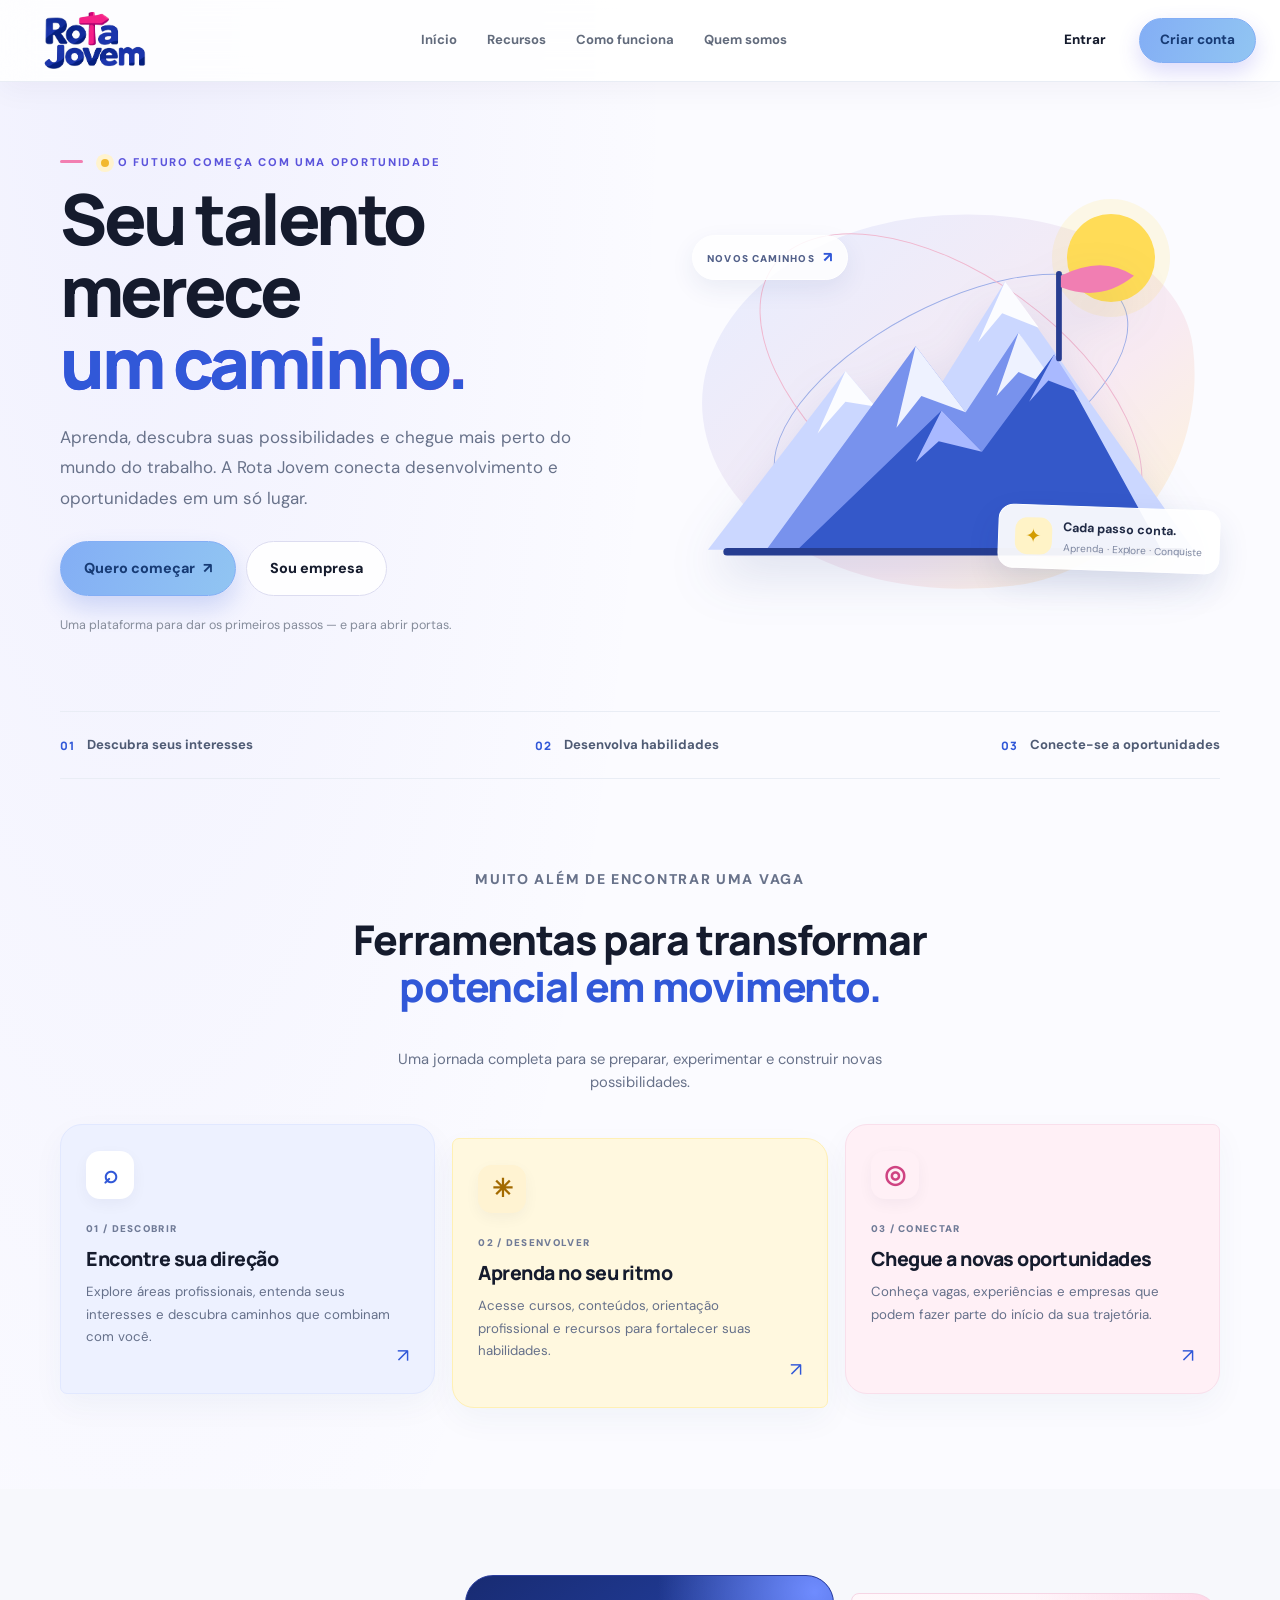
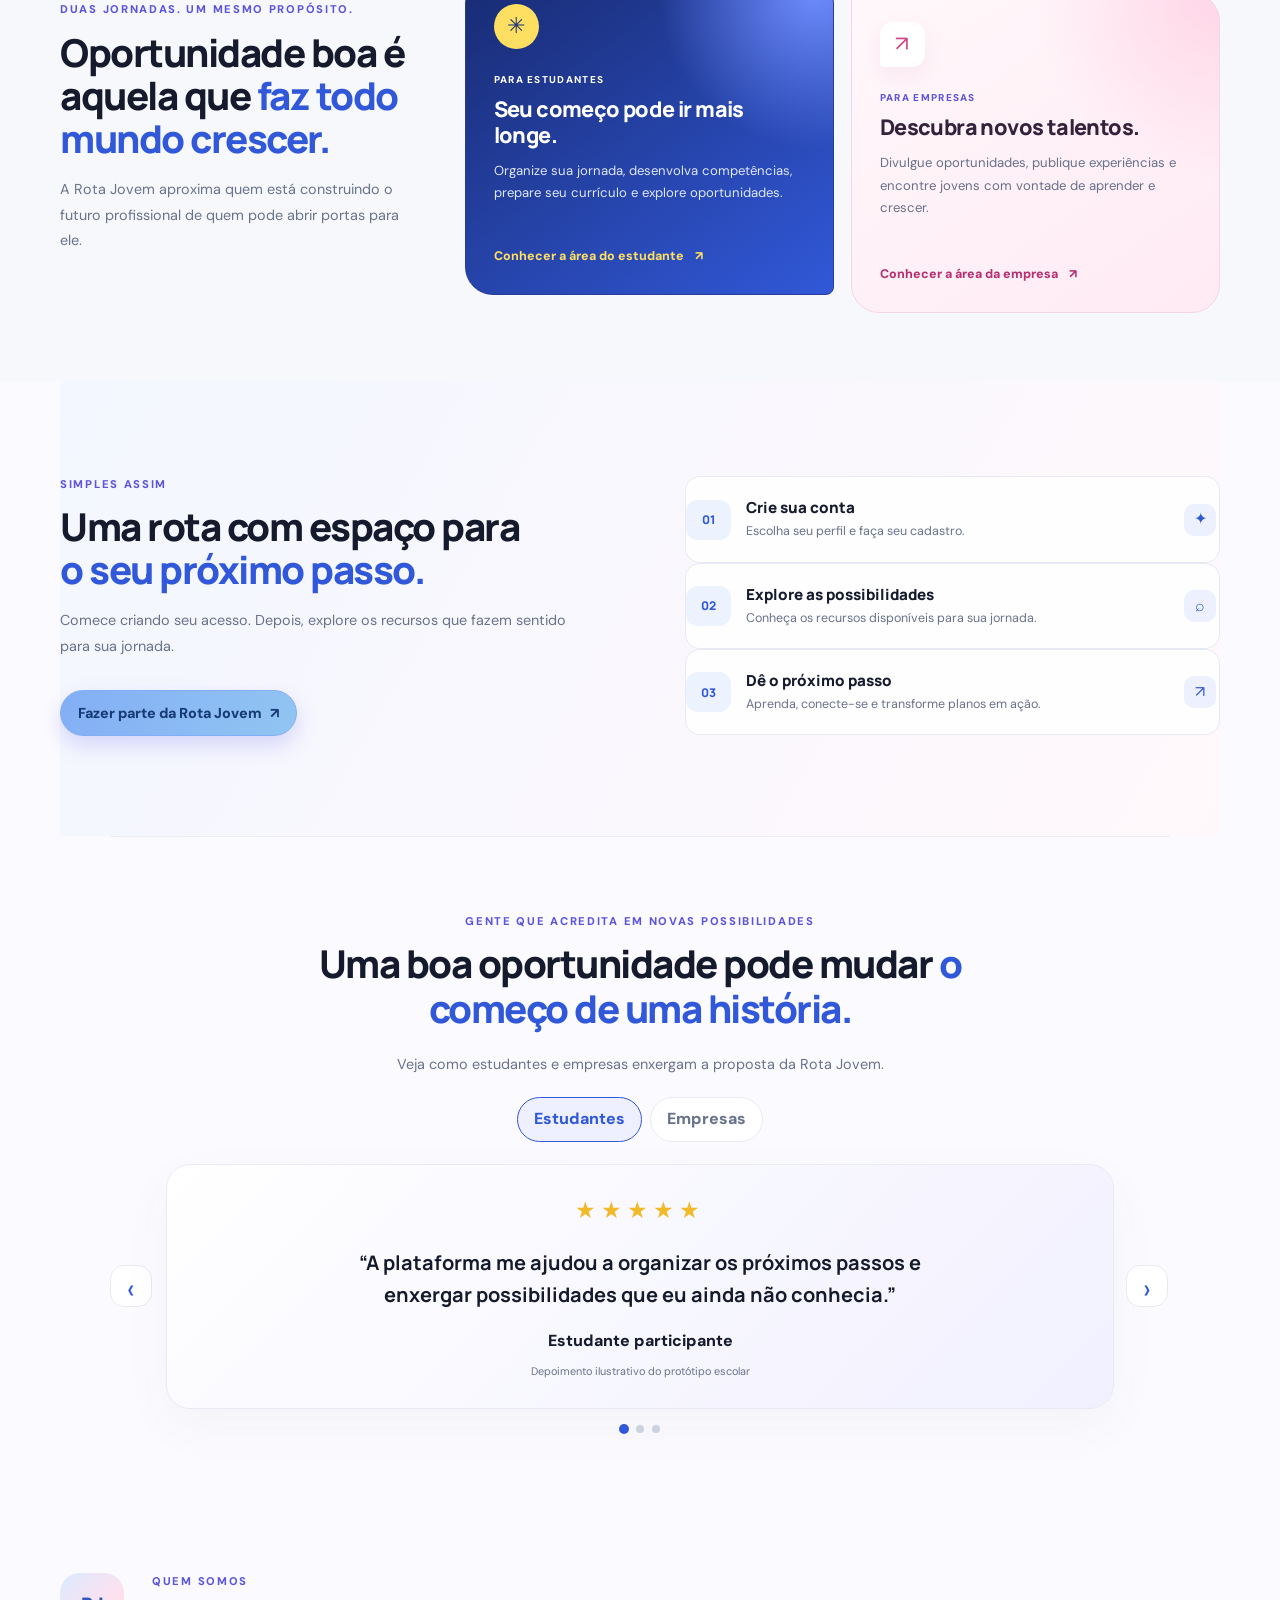
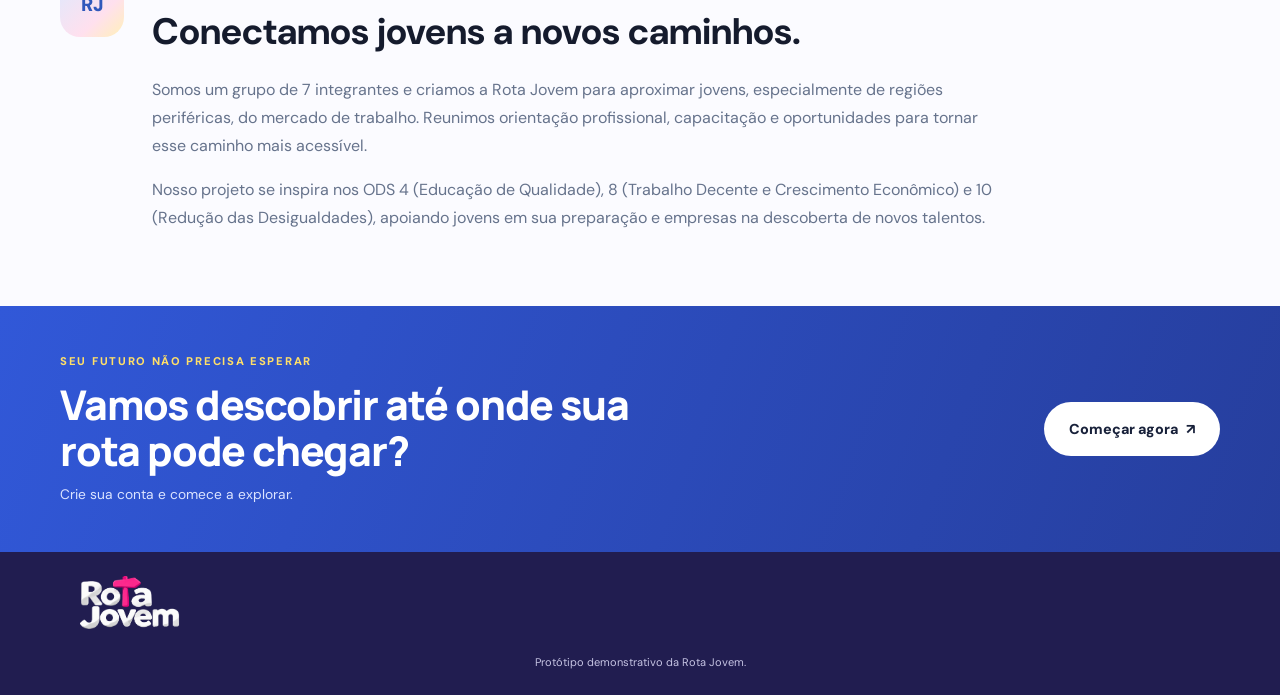
<file: index.html>
<!doctype html>
<html lang="pt-BR">

<head>
  <meta charset="utf-8">
  <meta name="viewport" content="width=device-width,initial-scale=1">
  <meta name="theme-color" content="#2457d6">
  <title>Rota Jovem | Desenvolvimento e oportunidades</title>
  <link rel="stylesheet" href="style.css">
  <link rel="icon" href="./rotajovemletrar.png">
  <script src="app.js" defer></script>
</head>

<body>
  <div class="splash" id="splash" aria-hidden="true">
    <div class="splash-inner">
      <img class="splash-logo" src="./rotajovemlogo.jpeg" alt="">
      <div class="splash-bar"><span></span></div>
    </div>
  </div>
  <script>
    (function () {
      var s = document.getElementById('splash');
      try { if (sessionStorage.getItem('rjSplashSeen')) { s.remove(); return; } sessionStorage.setItem('rjSplashSeen', '1'); } catch (e) {}
      document.body.classList.add('splash-open');
      var done = function () { if (!s.isConnected) return; s.remove(); document.body.classList.remove('splash-open'); };
      s.addEventListener('animationend', function (e) { if (e.target === s) done(); });
      s.addEventListener('click', done);
      setTimeout(done, 2600);
    })();
  </script>

  <header class="topbar">
    <a class="brand" href="index.html#inicio"
      aria-label="Rota Jovem, início"><img src="./rotajovemlogo.jpeg" alt="logo"></a>
    <button class="mobile-menu" id="mobileMenu" aria-label="Abrir menu">Menu</button>
    <nav id="mainNav" class="main-nav">
      <a href="#inicio" data-view="home" id="homeNavLink">Início</a><a href="#recursos">Recursos</a><a
        href="#como-funciona">Como funciona</a>
    </nav>
    <div class="top-actions" id="topActions">
      <button class="btn btn-quiet" data-action="open-login">Entrar</button>
      <button class="btn btn-primary" data-action="open-register">Criar conta</button>
    </div>
  </header>

  <main>
    <section class="view active" id="view-home">
      <section class="hero hero-showcase shell" id="inicio">
        <div class="hero-copy">
          <p class="eyebrow"><span class="eyebrow-dot"></span> O futuro começa com uma oportunidade</p>
          <h1>Seu talento merece <em>um caminho.</em></h1>
          <p class="lead">Aprenda, descubra suas possibilidades e chegue mais perto do mundo do trabalho. A Rota Jovem
            conecta desenvolvimento e oportunidades em um só lugar.</p>
          <div class="button-row">
            <button class="btn btn-primary btn-lg" data-action="open-register" data-role="student">Quero começar <span
                aria-hidden="true">↗</span></button>
            <button class="btn btn-outline btn-lg" data-action="open-register" data-role="company">Sou empresa</button>
          </div>
          <p class="microcopy">Uma plataforma para dar os primeiros passos — e para abrir portas.</p>
        </div>
        <div class="showcase-art mountain-showcase" role="img"
          aria-label="Ilustração minimalista de uma montanha com uma bandeira no topo, representando novas oportunidades">
          <div class="art-orbit orbit-one"></div>
          <div class="art-orbit orbit-two"></div>
          <div class="art-sun"></div>
          <div class="mountain-label mountain-label-top">NOVOS CAMINHOS <span>↗</span></div>
          <svg class="mountain-scene" viewBox="0 0 560 430" xmlns="http://www.w3.org/2000/svg" aria-hidden="true">
            <path d="M28 376 171 190l62 73 104-166 196 279H28Z" fill="#cbd7ff" />
            <path d="m171 190 31 37-31-5-29 33 29-65Zm166-93 35 48-38-15-25 30 28-63Z" fill="#fff" opacity=".92" />
            <path d="M88 377 244 164l52 69 55-83 143 227H88Z" fill="#7892ed" />
            <path d="m244 164 52 69-46-17-26 33 20-85Zm107-14 42 59-42-18-23 25 23-66Z" fill="#eef2ff" />
            <path d="m120 377 151-146 42 43 75-101 112 204H120Z" fill="#3458c9" />
            <path d="m271 231 42 43-45-11-24 22 27-54Zm117-58 25 39-31-12-20 22 26-49Z" fill="#a9b9ff" />
            <path d="M48 378h472" stroke="#263d91" stroke-width="8" stroke-linecap="round" />
            <path d="M393 177V89" stroke="#283d91" stroke-width="6" stroke-linecap="round" />
            <path d="M395 91q43-22 76 0-34 28-76 12Z" fill="#f17eb2" />
          </svg>
          <div class="mountain-caption"><span class="caption-mark">✦</span>
            <div><b>Cada passo conta.</b><small>Aprenda · Explore · Conquiste</small></div>
          </div>
        </div>
      </section>

      <section class="home-proof">
        <div class="shell proof-inner">
          <div><strong>01</strong><span>Descubra seus interesses</span></div>
          <div><strong>02</strong><span>Desenvolva habilidades</span></div>
          <div><strong>03</strong><span>Conecte-se a oportunidades</span></div>
        </div>
      </section>

      <section class="home-highlights shell" id="recursos" aria-label="O que você encontra na Rota Jovem">
        <div class="section-heading centered">
          <p class="eyebrow">Muito além de encontrar uma vaga</p>
          <h2>Ferramentas para transformar <em>potencial em movimento.</em></h2>
          <p>Uma jornada completa para se preparar, experimentar e construir novas possibilidades.</p>
        </div>
        <div class="highlight-grid">
          <article class="highlight-card highlight-blue"><span class="highlight-icon">⌕</span><span
              class="card-index">01 / DESCOBRIR</span>
            <h3>Encontre sua direção</h3>
            <p>Explore áreas profissionais, entenda seus interesses e descubra caminhos que combinam com você.</p><span
              class="highlight-arrow">↗</span>
          </article>
          <article class="highlight-card highlight-yellow"><span class="highlight-icon">✳</span><span
              class="card-index">02 / DESENVOLVER</span>
            <h3>Aprenda no seu ritmo</h3>
            <p>Acesse cursos, conteúdos, orientação profissional e recursos para fortalecer suas habilidades.</p><span
              class="highlight-arrow">↗</span>
          </article>
          <article class="highlight-card highlight-pink"><span class="highlight-icon">◎</span><span
              class="card-index">03 / CONECTAR</span>
            <h3>Chegue a novas oportunidades</h3>
            <p>Conheça vagas, experiências e empresas que podem fazer parte do início da sua trajetória.</p><span
              class="highlight-arrow">↗</span>
          </article>
        </div>
      </section>

      <section class="home-audience">
        <div class="shell audience-showcase">
          <div class="audience-intro">
            <p class="eyebrow">Duas jornadas. Um mesmo propósito.</p>
            <h2>Oportunidade boa é aquela que <em>faz todo mundo crescer.</em></h2>
            <p>A Rota Jovem aproxima quem está construindo o futuro profissional de quem pode abrir portas para ele.</p>
          </div>
          <article class="audience-card student-audience">
            <div class="audience-symbol">✳</div>
            <p class="eyebrow">PARA ESTUDANTES</p>
            <h3>Seu começo pode ir mais longe.</h3>
            <p>Organize sua jornada, desenvolva competências, prepare seu currículo e explore oportunidades.</p><button
              class="text-link" data-action="open-register" data-role="student">Conhecer a área do estudante
              <span>↗</span></button>
          </article>
          <article class="audience-card company-audience">
            <div class="audience-symbol">↗</div>
            <p class="eyebrow">PARA EMPRESAS</p>
            <h3>Descubra novos talentos.</h3>
            <p>Divulgue oportunidades, publique experiências e encontre jovens com vontade de aprender e crescer.</p>
            <button class="text-link" data-action="open-register" data-role="company">Conhecer a área da empresa
              <span>↗</span></button>
          </article>
        </div>
      </section>

      <section class="home-how shell" id="como-funciona">
        <div class="how-copy">
          <p class="eyebrow">Simples assim</p>
          <h2>Uma rota com espaço para <em>o seu próximo passo.</em></h2>
          <p>Comece criando seu acesso. Depois, explore os recursos que fazem sentido para sua jornada.</p><button
            class="btn btn-primary btn-lg" data-action="open-register">Fazer parte da Rota Jovem <span>↗</span></button>
        </div>
        <div class="how-steps">
          <article><b>01</b>
            <div>
              <h3>Crie sua conta</h3>
              <p>Escolha seu perfil e faça seu cadastro.</p>
            </div><span>✦</span>
          </article>
          <article><b>02</b>
            <div>
              <h3>Explore as possibilidades</h3>
              <p>Conheça os recursos disponíveis para sua jornada.</p>
            </div><span>⌕</span>
          </article>
          <article><b>03</b>
            <div>
              <h3>Dê o próximo passo</h3>
              <p>Aprenda, conecte-se e transforme planos em ação.</p>
            </div><span>↗</span>
          </article>
        </div>
      </section>

      <section class="testimonials shell" aria-label="Avaliações da Rota Jovem">
        <div class="testimonials-heading">
          <p class="eyebrow">Gente que acredita em novas possibilidades</p>
          <h2>Uma boa oportunidade pode mudar <em>o começo de uma história.</em></h2>
          <p class="testimonial-intro">Veja como estudantes e empresas enxergam a proposta da Rota Jovem.</p>
          <div class="testimonial-tabs" role="tablist" aria-label="Tipo de avaliação">
            <button class="testimonial-tab active" type="button" data-testimonial-type="student" role="tab"
              aria-selected="true">Estudantes</button>
            <button class="testimonial-tab" type="button" data-testimonial-type="company" role="tab"
              aria-selected="false">Empresas</button>
          </div>
        </div>
        <div class="testimonial-carousel">
          <button class="testimonial-arrow" id="testimonialPrev" type="button"
            aria-label="Avaliação anterior">‹</button>
          <article class="testimonial-card">
            <div class="testimonial-stars" aria-label="5 de 5 estrelas">★★★★★</div>
            <blockquote id="testimonialQuote">“A plataforma me ajudou a organizar os próximos passos e enxergar
              possibilidades que eu ainda não conhecia.”</blockquote>
            <p class="testimonial-author" id="testimonialAuthor">Estudante participante</p>
            <span class="testimonial-note">Depoimento ilustrativo do protótipo escolar</span>
          </article>
          <button class="testimonial-arrow" id="testimonialNext" type="button" aria-label="Próxima avaliação">›</button>
        </div>
        <div class="testimonial-dots" aria-label="Selecionar avaliação">
          <button class="active" type="button" data-testimonial-index="0" aria-label="Avaliação 1"></button>
          <button type="button" data-testimonial-index="1" aria-label="Avaliação 2"></button>
          <button type="button" data-testimonial-index="2" aria-label="Avaliação 3"></button>
        </div>
      </section>

      <section class="home-about shell" id="quem-somos">
        <div class="about-mark">RJ</div>
        <div>
          <p class="eyebrow">Quem somos</p>
          <h2>Conectamos jovens a novos caminhos.</h2>
          <p>Somos um grupo de 7 integrantes e criamos a Rota Jovem para aproximar jovens, especialmente de regiões
            periféricas, do mercado de trabalho. Reunimos orientação profissional, capacitação e oportunidades para
            tornar esse caminho mais acessível.</p>
          <p>Nosso projeto se inspira nos ODS 4 (Educação de Qualidade), 8 (Trabalho Decente e Crescimento Econômico) e
            10 (Redução das Desigualdades), apoiando jovens em sua preparação e empresas na descoberta de novos
            talentos.</p>
        </div>
      </section>
      <section class="home-final-cta">
        <div class="shell final-cta-inner">
          <div>
            <p class="eyebrow">Seu futuro não precisa esperar</p>
            <h2>Vamos descobrir até onde sua rota pode chegar?</h2>
            <p>Crie sua conta e comece a explorar.</p>
          </div><button class="btn btn-dark btn-lg" data-action="open-register">Começar agora <span>↗</span></button>
        </div>
      </section>
    </section>

    <section class="view shell dashboard" id="view-student">
      <aside class="side-nav">
        <button class="area-menu-toggle" type="button" aria-expanded="false" aria-controls="studentMenuLinks"><span
            class="hamburger-lines" aria-hidden="true"><i></i><i></i><i></i></span> Minha área</button>
        <div class="area-menu-links" id="studentMenuLinks">
          <p class="eyebrow">Minha área</p>
          <h2 id="studentGreeting">Sua jornada</h2>
          <button class="side-link" data-panel="student-overview">Visão geral / Rota / Trilha</button>
          <button class="side-link" data-panel="career">Orientação profissional</button>
          <button class="side-link" data-panel="resume">Currículo</button>
          <button class="side-link" data-panel="learning">Cursos em andamento</button>
        </div>
      </aside>
      <div class="dashboard-main">
        <section class="panel active" id="panel-student-home">
          <div class="panel-heading">
            <div>
              <p class="eyebrow">Oportunidades e comunidade</p>
              <h1>Início</h1>
              <p>Encontre vagas anunciadas e acompanhe o ranking mensal.</p>
            </div>
          </div>
          <section class="content-card inicio-opportunities">
            <div class="card-head">
              <div>
                <p class="eyebrow">Oportunidades</p>
                <h2>Vagas anunciadas</h2>
              </div><button class="text-button" data-panel="student-jobs">Ver todas</button>
            </div>
            <div id="inicioJobResults" class="job-grid"></div>
          </section>
          <section class="content-card inicio-ranking">
            <div class="card-head">
              <div>
                <p class="eyebrow">Liga mensal</p>
                <h2>Ranking da comunidade</h2>
              </div><span class="pill">Demonstrativo</span>
            </div>
            <div id="inicioLeagueSummary" class="league-summary"></div>
            <div id="rankingListInicio" class="ranking-list"></div>
          </section>
        </section>

        <section class="panel" id="panel-student-overview">
          <div class="panel-heading">
            <div>
              <p class="eyebrow">Seu espaço</p>
              <h1>Visão geral da sua jornada</h1>
              <p>Acompanhe sua trilha de desenvolvimento e continue avançando no seu ritmo.</p>
            </div>
          </div>
          <section class="content-card mountain-route">
            <div class="route-intro">
              <div>
                <p class="eyebrow">Sua trilha</p>
                <h2>Um passo de cada vez.</h2>
                <p>Avance pela montanha no seu ritmo. Cada etapa abre um novo caminho.</p>
              </div><span class="route-mark">ROTA<br>JOVEM</span>
            </div>
            <div class="route-path" id="routePath"><button class="route-stop" data-panel-link="career"><span
                  class="route-number">1</span><strong>Descobrir</strong><small>Orientação profissional</small><i
                  id="routeStatus1">Ponto de partida</i></button><span class="route-connector"></span><button
                class="route-stop" data-panel-link="learning"><span
                  class="route-number">2</span><strong>Preparar</strong><small>Capacitação e cursos</small><i
                  id="routeStatus2">Próxima etapa</i></button><span class="route-connector"></span><button
                class="route-stop" data-panel-link="resume"><span class="route-number">3</span><strong>Se
                  apresentar</strong><small>Currículo e perfil</small><i id="routeStatus3">Em seguida</i></button><span
                class="route-connector"></span><button class="route-stop" data-panel-link="student-jobs"><span
                  class="route-number">4</span><strong>Chegar ao topo</strong><small>Vagas e entrevistas</small><i
                  id="routeStatus4">Objetivo da jornada</i></button></div>
            <div class="route-bottom"><span id="routeProgressText">0 de 4 etapas iniciadas</span>
              <div class="route-progress"><span id="routeProgressBar"></span></div><button class="btn btn-primary"
                data-panel-link="career">Continuar trilha</button>
            </div>
          </section>


        </section>

        <section class="panel" id="panel-career">
          <div class="panel-heading">
            <div>
              <p class="eyebrow">Orientação profissional</p>
              <h1>Descubra caminhos possíveis.</h1>
              <p>O questionário abaixo é uma orientação inicial baseada em interesses, não um diagnóstico nem uma
                decisão definitiva.</p>
            </div>
          </div>
          <div class="content-card career-start" id="careerStart">
            <h3>Você já tem uma área em mente?</h3>
            <p>Escolha uma opção para personalizar as próximas informações.</p>
            <div class="button-row"><button class="btn btn-primary" id="careerUndecided">Ainda estou
                descobrindo</button><button class="btn btn-outline" id="careerDefined">Já tenho uma área</button></div>
          </div>
          <form class="content-card form-stack" id="careerQuiz" hidden>
            <h3>Questionário de interesses</h3>
            <p>Marque a opção que mais combina com você em cada pergunta.</p>
            <div id="quizQuestions"></div>
            <button class="btn btn-primary" type="submit">Ver minhas áreas sugeridas</button>
          </form>
          <form class="content-card form-stack" id="careerKnown" hidden>
            <h3>Explore uma área específica</h3><label for="knownCareer">Área ou carreira de interesse</label><input
              id="knownCareer" class="field" placeholder="Ex.: tecnologia, administração, saúde" required>
            <button class="btn btn-primary" type="submit">Explorar possibilidades</button>
          </form>
          <div id="careerResults" class="content-card" hidden></div>
          <div class="content-card">
            <div class="card-head">
              <h3>Áreas para explorar</h3>
            </div>
            <div id="careerCatalog" class="career-grid"></div>
          </div>
        </section>

        <section class="panel" id="panel-learning">
          <div class="panel-heading">
            <div>
              <p class="eyebrow">Capacitação</p>
              <h1>Aprenda algo novo.</h1>
              <p>Conteúdos introdutórios e indicações de cursos gratuitos para desenvolver competências.</p>
            </div>
          </div>
          <div id="courseGrid" class="course-grid"></div>
          <div class="content-card form-stack">
            <h3>Enviar certificado</h3>
            <p>Depois de concluir um curso, registre o certificado no seu perfil. O protótipo guarda o nome do arquivo e
              os dados informados neste navegador; o documento não é enviado a um servidor.</p>
            <form id="certificateForm"><label for="certificateCourse">Curso concluído</label><select class="field"
                id="certificateCourse" required></select><label for="certificateFile">Arquivo do certificado (PDF ou
                imagem)</label><input class="field" id="certificateFile" type="file" accept=".pdf,.png,.jpg,.jpeg"
                required><button class="btn btn-primary" type="submit">Registrar certificado</button></form>
            <div id="certificateList" class="compact-list"></div>
          </div>
        </section>

        <section class="panel" id="panel-resume">
          <div class="panel-heading">
            <div>
              <p class="eyebrow">Currículo</p>
              <h1>Apresente suas habilidades.</h1>
              <p>Preencha os dados e gere uma versão simples para revisar, imprimir ou salvar em PDF.</p>
            </div>
          </div>
          <form id="resumeForm" class="content-card form-grid">
            <label>Nome para o currículo<input class="field" name="fullName" required></label><label>E-mail de
              contato<input class="field" name="email" type="email" required></label>
            <label>Cidade / região<input class="field" name="location"
                placeholder="Ex.: Campinas, SP"></label><label>Escolaridade<input class="field" name="education"
                placeholder="Ex.: 2º ano do ensino médio"></label>
            <label>Área de interesse<input class="field" name="interests"
                placeholder="Ex.: administração, tecnologia"></label><label>Habilidades<input class="field"
                name="skills" placeholder="Separe por vírgulas"></label>
            <label class="wide">Objetivo profissional<textarea class="field" name="objective" rows="3"
                placeholder="Uma breve apresentação profissional"></textarea></label>
            <label class="wide">Cursos e certificados<textarea class="field" name="courses" rows="3"
                placeholder="Cursos concluídos, certificados e projetos"></textarea></label>
            <div class="wide button-row"><button class="btn btn-primary" type="submit">Atualizar
                currículo</button><button class="btn btn-outline" type="button" id="printResume">Imprimir / salvar em
                PDF</button></div>
          </form>
          <div id="resumePreview" class="resume-preview"></div>
        </section>

        <section class="panel" id="panel-student-jobs">
          <div class="panel-heading">
            <div>
              <p class="eyebrow">Vagas</p>
              <h1>Encontre uma oportunidade.</h1>
              <p>Filtre as vagas cadastradas neste protótipo por localidade, área, habilidades ou empresa.</p>
            </div>
          </div>
          <form id="jobFilter" class="content-card filter-grid">
            <label>Localidade<input class="field" name="location" placeholder="Cidade ou remoto"></label><label>Área de
              interesse<input class="field" name="area" placeholder="Ex.: tecnologia"></label><label>Habilidades
              exigidas<input class="field" name="skills" placeholder="Ex.: comunicação"></label><label>Empresa
              desejada<input class="field" name="company" placeholder="Nome da empresa"></label>
            <label class="wide">Certificados exigidos<input class="field" name="certificate"
                placeholder="Opcional"></label>
            <div class="wide button-row"><button class="btn btn-primary" type="submit">Filtrar
                oportunidades</button><button class="btn btn-outline" type="reset">Limpar filtros</button></div>
          </form>
          <div id="jobResults" class="job-grid"></div>
        </section>
        <section class="panel" id="panel-ranking">
          <div class="panel-heading">
            <div>
              <p class="eyebrow">Reconhecimento</p>
              <h1>Seu progresso conta.</h1>
              <p>Ganhe pontos com sua participação e dispute posições nas ligas do ranking mensal.</p>
            </div>
          </div>
          <div class="content-card league-card">
            <p class="eyebrow">Sua liga demonstrativa</p>
            <h2 id="leagueName">Bronze</h2>
            <p id="leagueDescription">Conclua cursos e atividades para acumular pontos de demonstração.</p>
            <div class="progress-track"><span id="leagueProgress"></span></div>
            <p id="pointsText">0 pontos</p>
          </div>
          <div class="content-card">
            <h3>Como funciona</h3>
            <p>Os pontos representam participação no protótipo. Os pontos são demonstrativos e acompanham sua evolução.
              O ranking inclui participantes fictícios.</p>
          </div>
          <div class="content-card">
            <div class="card-head">
              <h3>Ranking mensal</h3><span class="pill">Dados demonstrativos</span>
            </div>
            <div id="rankingList" class="ranking-list"></div>
          </div>
        </section>

        <section class="panel" id="panel-profile">
          <div class="panel-heading">
            <div>
              <p class="eyebrow">Conta</p>
              <h1>Seu perfil.</h1>
              <p>Revise os dados básicos usados para personalizar a experiência.</p>
            </div>
          </div>
          <form id="studentProfileForm" class="content-card form-stack"><label>Nome<input class="field" name="name"
                required></label><label>E-mail<input class="field" name="email" type="email"
                required></label><label>Idade<input class="field" name="age" type="number" min="14" max="20"
                required></label><label>Escolaridade<select class="field" name="education" required>
                <option value="">Selecione</option>
                <option>Ensino médio — 1º ano</option>
                <option>Ensino médio — 2º ano</option>
                <option>Ensino médio — 3º ano</option>
                <option>Ensino técnico integrado</option>
                <option>Ensino médio concluído</option>
              </select></label><button class="btn btn-primary" type="submit">Salvar perfil</button></form>
        </section>
      </div>
    </section>

    <section class="view shell dashboard" id="view-company">
      <aside class="side-nav">
        <button class="area-menu-toggle" type="button" aria-expanded="false" aria-controls="companyMenuLinks"><span
            class="hamburger-lines" aria-hidden="true"><i></i><i></i><i></i></span> Minha área</button>
        <div class="area-menu-links" id="companyMenuLinks">
          <p class="eyebrow">Área da empresa</p>
          <h2 id="companyGreeting">Painel da empresa</h2>
          <button class="side-link active" data-panel="company-overview">Visão geral</button>
          <button class="side-link" data-panel="company-vacancies">Vagas de emprego</button>
          <button class="side-link" data-panel="company-candidates">Candidatos compatíveis</button>
          <button class="side-link" data-panel="company-plan">Planos e divulgação</button>
          <button class="side-link" data-panel="company-profile">Perfil da empresa</button>
        </div>
      </aside>
      <div class="dashboard-main">
        <section class="panel active" id="panel-company-overview">
          <div class="panel-heading">
            <div>
              <p class="eyebrow">Painel da empresa</p>
              <h1>Divulgue e encontre talentos.</h1>
              <p>Publique oportunidades, acompanhe inscrições e consulte perfis demonstrativos compatíveis.</p>
            </div><button class="btn btn-primary" data-panel-link="company-vacancies">Publicar vaga</button>
          </div>
          <div class="stats-grid">
            <article><span>Vagas publicadas</span><b id="companyStatJobs">0</b></article>
            <article><span>Inscrições recebidas</span><b id="companyStatApps">0</b></article>
          </div>
          <div class="content-card">
            <div class="card-head">
              <h3>Suas oportunidades</h3><button class="text-button" data-panel-link="company-vacancies">Gerenciar
                vagas</button>
            </div>
            <div id="companyRecentJobs" class="compact-list"></div>
          </div>
          <div class="content-card">
            <h3>Como funciona</h3>
            <p>Cadastre uma vaga e descreva os requisitos. A plataforma compara critérios com os perfis que existem no
              protótipo e organiza os candidatos por compatibilidade. Nenhuma contratação é automática.</p>
          </div>
        </section>
        <section class="panel" id="panel-company-vacancies">
          <div class="panel-heading">
            <div>
              <p class="eyebrow">Publicação</p>
              <h1>Gerencie suas vagas.</h1>
              <p>Cadastre oportunidades de Jovem Aprendiz e vagas de início de carreira.</p>
            </div>
          </div>
          <form id="vacancyForm" class="content-card form-grid">
            <label class="wide">Título da vaga<input class="field" name="title" required
                placeholder="Ex.: Jovem Aprendiz — Administrativo"></label>
            <label>Área<input class="field" name="area" required
                placeholder="Ex.: administração"></label><label>Localidade<input class="field" name="location" required
                placeholder="Cidade, estado ou remoto"></label>
            <label>Modalidade<select class="field" name="workMode">
                <option>Presencial</option>
                <option>Híbrido</option>
                <option>Remoto</option>
              </select></label><label>Tipo de oportunidade<select class="field" name="type">
                <option>Jovem Aprendiz</option>
                <option>Estágio</option>
                <option>Entrada no mercado</option>
              </select></label>
            <label class="wide">Habilidades desejadas<input class="field" name="skills"
                placeholder="Separe por vírgulas"></label><label class="wide">Certificados ou requisitos<input
                class="field" name="certificates" placeholder="Opcional"></label>
            <label class="wide">Descrição<textarea class="field" name="description" rows="3" required
                placeholder="Responsabilidades e requisitos principais"></textarea></label>
            <label>Faixa etária mínima<input class="field" name="minAge" type="number" min="14" max="99"
                value="14"></label><label>Faixa etária máxima<input class="field" name="maxAge" type="number" min="14"
                max="99" value="20"></label>
            <div class="wide"><button class="btn btn-primary" type="submit">Publicar vaga</button></div>
          </form>
          <div class="content-card">
            <div class="card-head">
              <h3>Vagas cadastradas</h3>
            </div>
            <div id="companyVacancyList" class="compact-list"></div>
          </div>
        </section>
        <section class="panel" id="panel-company-candidates">
          <div class="panel-heading">
            <div>
              <p class="eyebrow">Seleção</p>
              <h1>Perfis por compatibilidade.</h1>
              <p>Veja candidatos demonstrativos e compare requisitos. Os perfis de exemplo não representam pessoas
                reais.</p>
            </div>
          </div>
          <div class="content-card">
            <h3>Selecione uma vaga</h3><select class="field" id="candidateVacancySelect"></select>
            <div id="candidateResults" class="candidate-list"></div>
          </div>
          <div class="content-card">
            <h3>Modelo de acesso</h3>
            <p>A navegação e uma prévia limitada de perfis são gratuitas no conceito freemium. O acesso a uma base
              ampliada e serviços de divulgação aparecem como opções de plano, sem cobrança real implementada.</p>
            <button class="btn btn-outline" data-panel-link="company-plan">Ver planos demonstrativos</button>
          </div>
        </section>
        <section class="panel" id="panel-company-plan">
          <div class="panel-heading">
            <div>
              <p class="eyebrow">Modelo freemium</p>
              <h1>Escolha como divulgar.</h1>
              <p>Valores abaixo são apenas exemplos para discutir o modelo comercial; não há pagamentos habilitados.</p>
            </div>
          </div>
          <div class="plan-grid">
            <article class="plan-card">
              <p class="eyebrow">Gratuito</p>
              <h2>R$ 0</h2>
              <p>Para conhecer a plataforma.</p>
              <ul>
                <li>Publicação de vagas no protótipo</li>
                <li>Prévia limitada de perfis fictícios</li>
                <li>Filtros básicos</li>
              </ul><span class="pill">Plano demonstrativo</span>
            </article>
            <article class="plan-card featured">
              <p class="eyebrow">Seleção ampliada</p>
              <h2>R$ 99 <small>/ exemplo</small></h2>
              <p>Para explorar uma base maior.</p>
              <ul>
                <li>Lista ampliada de perfis compatíveis</li>
                <li>Organização por requisitos</li>
                <li>Relatório demonstrativo de compatibilidade</li>
              </ul><span class="pill">Preço ilustrativo</span>
            </article>
            <article class="plan-card">
              <p class="eyebrow">Divulgação</p>
              <h2>Personalizado</h2>
              <p>Para ampliar o alcance da vaga.</p>
              <ul>
                <li>Divulgação em canais parceiros, se formalizados</li>
                <li>Publicações e campanhas</li>
                <li>Acompanhamento de resultados</li>
              </ul><span class="pill">Serviço futuro</span>
            </article>
          </div>
          <div class="content-card">
            <h3>Importante sobre a proposta</h3>
            <p>A divulgação em escolas, redes sociais e instituições depende de parcerias reais e autorização. O
              protótipo não afirma ter essas parcerias. Antes de vender acesso a currículos, será necessário definir
              consentimento, privacidade, critérios de seleção, retenção de dados e termos de serviço.</p>
          </div>
        </section>
        <section class="panel" id="panel-company-profile">
          <div class="panel-heading">
            <div>
              <p class="eyebrow">Conta empresarial</p>
              <h1>Dados da empresa.</h1>
            </div>
          </div>
          <form id="companyProfileForm" class="content-card form-stack"><label>Nome da empresa<input class="field" name="name"
                required></label><label>E-mail<input class="field" name="email" type="email"
                required></label><label>CNPJ<input class="field" name="cnpj" inputmode="numeric"
                placeholder="00.000.000/0000-00" maxlength="18" required></label><button class="btn btn-primary"
              type="submit">Salvar perfil</button></form>
        </section>
      </div>
    </section>


  </main>

  <footer class="footer">
    <div class="shell footer-inner"><a class="brand" href="index.html#inicio"
      aria-label="Rota Jovem, início"><img src="./rotajovemlogobranco.png" alt="logo"></a><small>Protótipo demonstrativo da Rota
        Jovem.</small></div>
  </footer>

  <div class="modal-backdrop auth-backdrop" id="authModal" hidden>
    <section class="modal auth-modal" role="dialog" aria-modal="true" aria-labelledby="authTitle">
      <div class="auth-visual">
        <button class="auth-visual-close" id="closeModal" type="button" aria-label="Fechar">×</button>
        <div class="auth-visual-copy"><span class="auth-kicker">BEM-VINDO À ROTA JOVEM</span>
          <h2>Seu próximo capítulo começa aqui.</h2>
          <p>Conecte talentos, aprendizado e oportunidades em um só lugar.</p>
        </div>
        <div class="auth-illustration" aria-hidden="true">
          <div class="auth-orbit auth-orbit-a"></div>
          <div class="auth-orbit auth-orbit-b"></div>
          <div class="auth-paper-plane">➤</div>
          <div class="auth-phone"><span class="auth-avatar">●</span><i></i><i></i><b>SEU FUTURO</b></div>
          <div class="auth-person auth-person-one"><span></span><i></i></div>
          <div class="auth-person auth-person-two"><span></span><i></i></div>
          <div class="auth-plant">✦</div>
        </div>
        <div class="auth-visual-foot"><span>✦</span> Descubra. Desenvolva. Conquiste.</div>
      </div>
      <div class="auth-content">
        <button class="auth-content-close" type="button" id="closeModalMobile" aria-label="Fechar">×</button>
        <a class="brand modal-brand" href="#inicio"><span>rota<strong>jovem</strong></span></a>
        <p class="eyebrow">Acesse a plataforma</p>
        <h2 id="authTitle">Crie sua conta</h2>
        <p id="authIntro" class="muted">Escolha seu perfil e preencha os dados.</p>
        <div class="auth-tabs"><button class="auth-tab active" type="button" data-auth-mode="register">Criar
            conta</button><button class="auth-tab" type="button" data-auth-mode="login">Entrar</button></div>
        <form id="authForm" class="form-stack">
          <fieldset class="role-choice">
            <legend>Tipo de conta</legend><label><input type="radio" name="role" value="student" checked>
              Estudante</label><label><input type="radio" name="role" value="company"> Empresa</label>
          </fieldset>
          <div id="authNameWrap"><label for="authName">Nome completo / empresa</label><input class="field" id="authName"
              name="name" required></div>
          <div id="authStudentFields"><label for="authCpf">CPF</label><input class="field" id="authCpf" name="cpf"
              inputmode="numeric" autocomplete="off" placeholder="000.000.000-00" maxlength="14"><label
              for="authAge">Idade (14 a 20 anos)</label><input class="field" id="authAge" name="age" type="number"
              min="14" max="20"><label for="authEducation">Escolaridade</label><select class="field" id="authEducation"
              name="education">
              <option value="">Selecione</option>
              <option>Ensino médio — 1º ano</option>
              <option>Ensino médio — 2º ano</option>
              <option>Ensino médio — 3º ano</option>
              <option>Ensino técnico integrado</option>
              <option>Ensino médio concluído</option>
            </select></div>
          <div id="authCompanyFields" hidden><label for="authCnpj">CNPJ</label><input class="field" id="authCnpj"
              name="cnpj" inputmode="numeric" placeholder="00.000.000/0000-00" maxlength="18"></div>
          <label for="authEmail">E-mail</label><input class="field" id="authEmail" name="email" type="email"
            autocomplete="email" required>
          <label for="authPassword">Senha</label><input class="field" id="authPassword" name="password" type="password"
            minlength="6" autocomplete="current-password" required>
          <button class="btn btn-primary btn-lg full" id="authSubmit" type="submit">Criar conta demonstrativa</button>
          <p class="fine-print">Use somente dados fictícios. Esta demonstração guarda dados no navegador e não possui
            segurança de autenticação de um serviço real.</p>
        </form>
      </div>
    </section>
  </div>
  <div class="modal-backdrop" id="jobInfoModal" hidden>
    <section class="modal job-info-modal" role="dialog" aria-modal="true" aria-labelledby="jobInfoTitle"><button
        class="modal-close" id="closeJobInfo" aria-label="Fechar">Fechar</button>
      <p class="eyebrow" id="jobInfoCompany">Empresa</p>
      <h2 id="jobInfoTitle">Detalhes da vaga</h2>
      <div id="jobInfoBody"></div><button class="btn btn-primary btn-lg full" id="jobInfoInterest">Tenho
        interesse</button>
    </section>
  </div>
  <div class="toast" id="toast" role="status" aria-live="polite"></div>
</body>

</html>
</file>
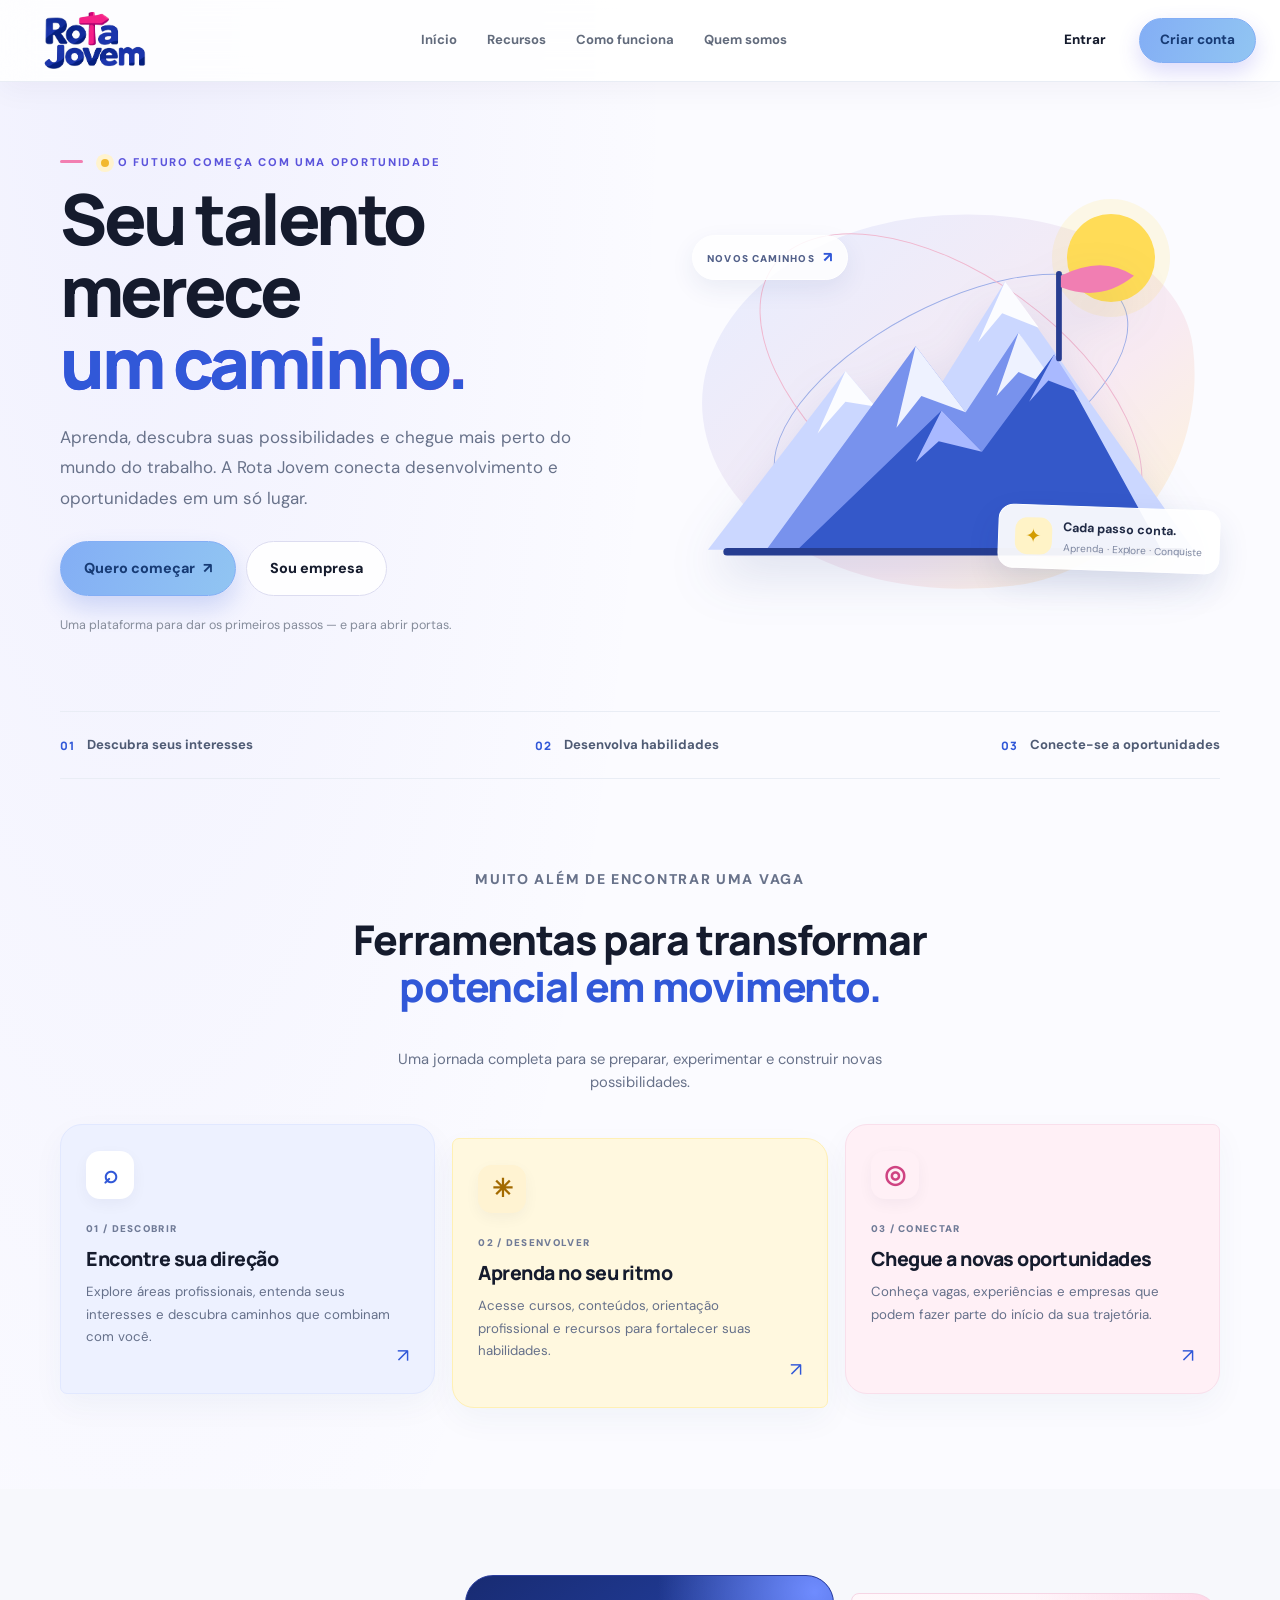
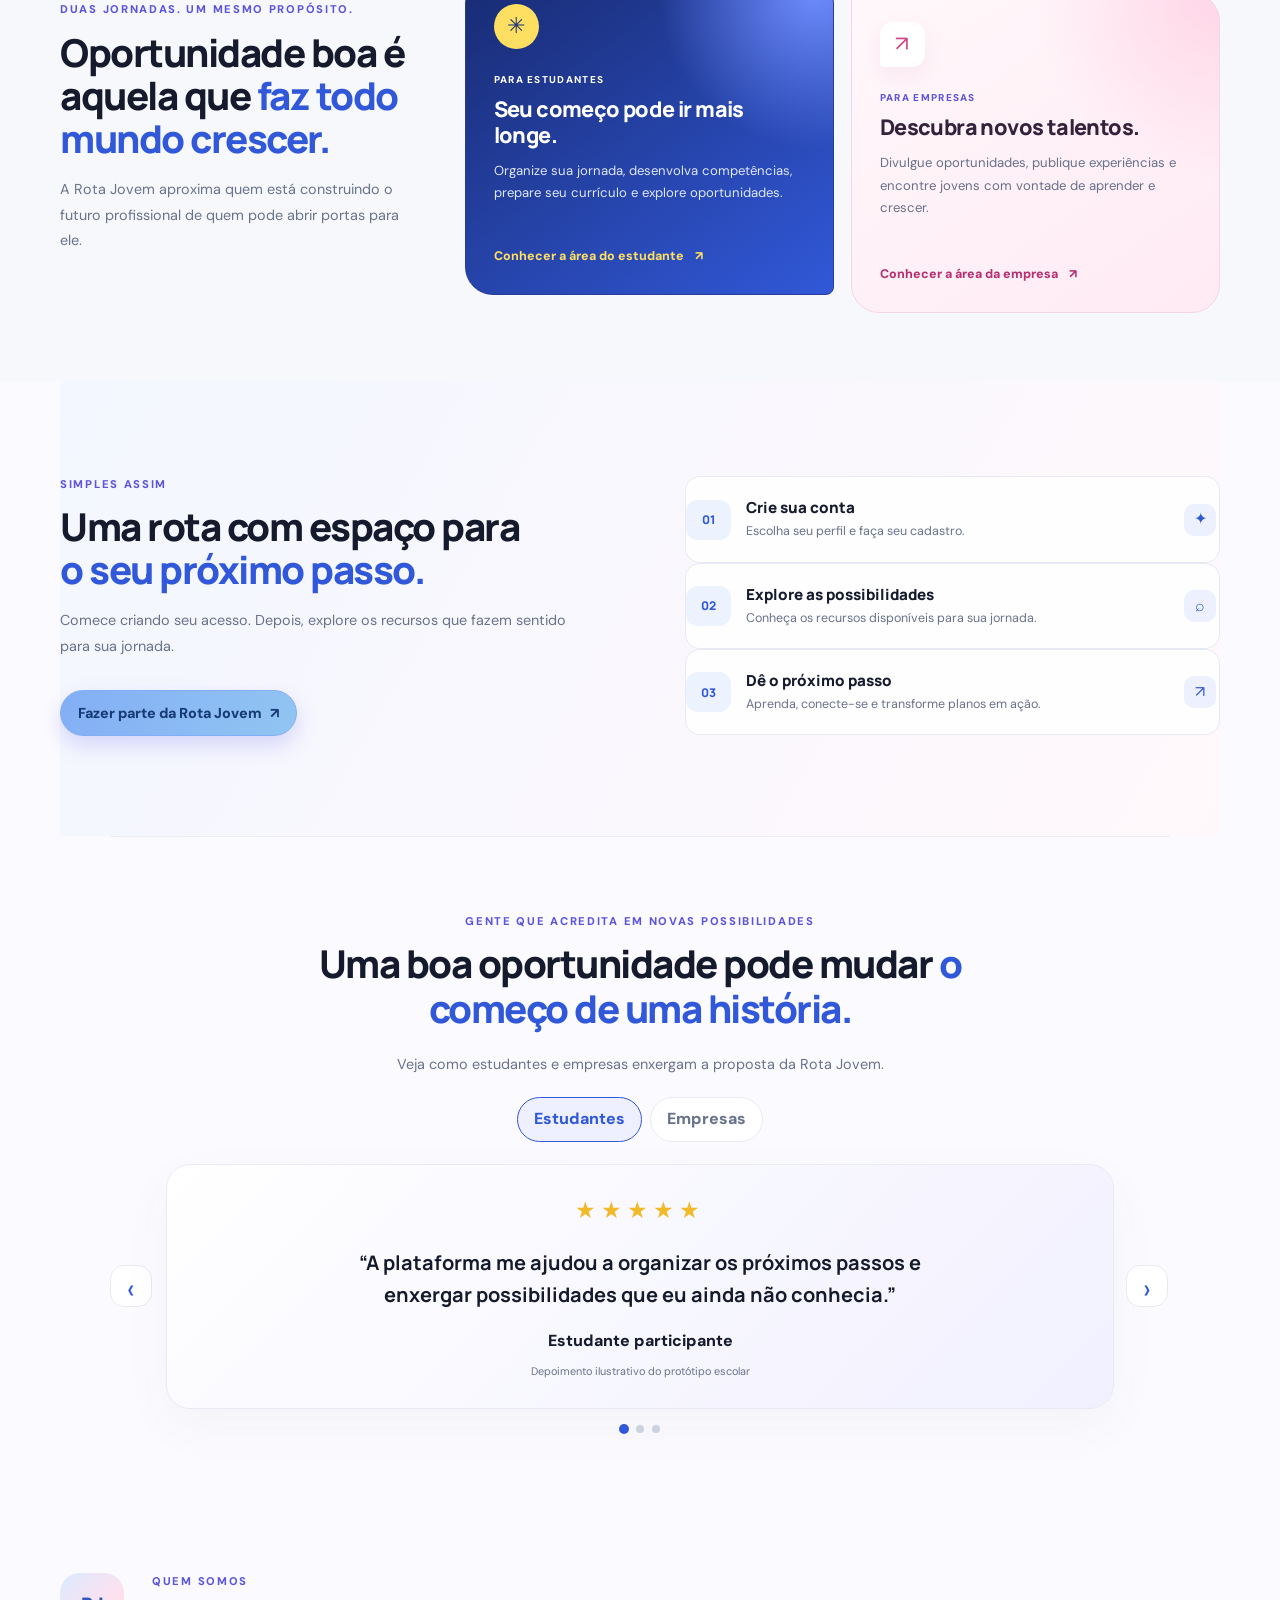
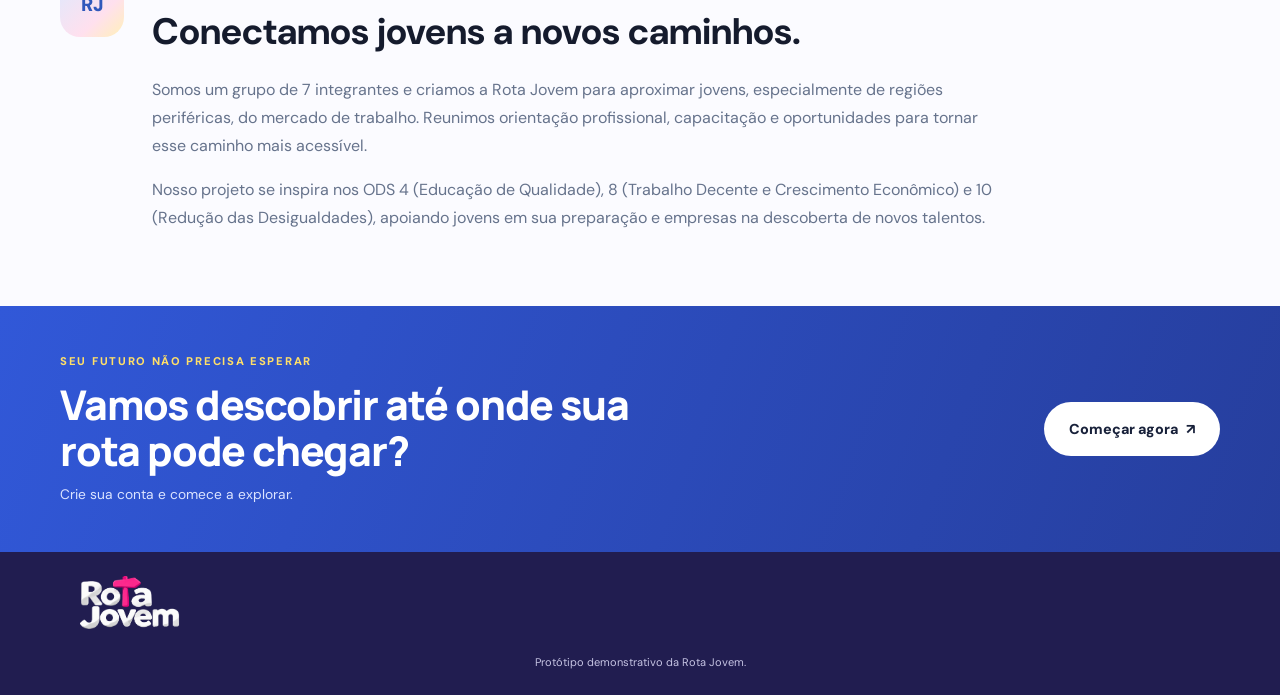
<file: empresa.html>
<!doctype html>
<html lang="pt-BR">

<head>
  <meta charset="utf-8">
  <meta name="viewport" content="width=device-width,initial-scale=1">
  <meta name="theme-color" content="#2457d6">
  <title>Rota Jovem | Área do empresa</title>
  <link rel="stylesheet" href="style.css">
  <link rel="icon" href="./rotajovemletrar.png">
  <script src="app.js" defer></script>
<style>body[data-account-page="company"] #view-home, body[data-account-page="company"] #view-student {display:none!important} body[data-account-page="company"] #view-company {display:block!important} body[data-account-page="company"] #mainNav a[href="#inicio"] {display:none}</style></head>

<body data-account-page="company">
  <div class="splash" id="splash" aria-hidden="true">
    <div class="splash-inner">
      <img class="splash-logo" src="./rotajovemlogo.jpeg" alt="">
      <div class="splash-bar"><span></span></div>
    </div>
  </div>
  <script>
    (function () {
      var s = document.getElementById('splash');
      try { if (sessionStorage.getItem('rjSplashSeen')) { s.remove(); return; } sessionStorage.setItem('rjSplashSeen', '1'); } catch (e) {}
      document.body.classList.add('splash-open');
      var done = function () { if (!s.isConnected) return; s.remove(); document.body.classList.remove('splash-open'); };
      s.addEventListener('animationend', function (e) { if (e.target === s) done(); });
      s.addEventListener('click', done);
      setTimeout(done, 2600);
    })();
  </script>

  <header class="topbar">
    <a class="brand" href="index.html#inicio"
      aria-label="Rota Jovem, início"><img src="./rotajovemlogo.jpeg" alt="logo"></a>
    <button class="mobile-menu" id="mobileMenu" aria-label="Abrir menu">Menu</button>
    <nav id="mainNav" class="main-nav workspace-topnav" aria-label="Navegação da empresa"><button data-panel="company-vacancies">Vagas</button><button data-panel="company-candidates">Candidatos</button><button data-panel="company-profile">Perfil</button></nav>
    <div class="top-actions" id="topActions">
      <button class="btn btn-quiet" data-action="open-login">Entrar</button>
      <button class="btn btn-primary" data-action="open-register">Criar conta</button>
    </div>
  </header>

  <main>
    <section class="view active" id="view-home">
      <section class="hero hero-showcase shell" id="inicio">
        <div class="hero-copy">
          <p class="eyebrow"><span class="eyebrow-dot"></span> O futuro começa com uma oportunidade</p>
          <h1>Seu talento merece <em>um caminho.</em></h1>
          <p class="lead">Aprenda, descubra suas possibilidades e chegue mais perto do mundo do trabalho. A Rota Jovem conecta desenvolvimento e oportunidades em um só lugar.</p>
          <div class="button-row">
            <button class="btn btn-primary btn-lg" data-action="open-register" data-role="student">Quero começar <span aria-hidden="true">↗</span></button>
            <button class="btn btn-outline btn-lg" data-action="open-register" data-role="company">Sou empresa</button>
          </div>
          <p class="microcopy">Uma plataforma para dar os primeiros passos — e para abrir portas.</p>
        </div>
        <div class="showcase-art mountain-showcase" role="img" aria-label="Ilustração minimalista de uma montanha com uma bandeira no topo, representando novas oportunidades">
          <div class="art-orbit orbit-one"></div><div class="art-orbit orbit-two"></div>
          <div class="art-sun"></div>
          <div class="mountain-label mountain-label-top">NOVOS CAMINHOS <span>↗</span></div>
          <svg class="mountain-scene" viewBox="0 0 560 430" xmlns="http://www.w3.org/2000/svg" aria-hidden="true">
            <path d="M28 376 171 190l62 73 104-166 196 279H28Z" fill="#cbd7ff"/>
            <path d="m171 190 31 37-31-5-29 33 29-65Zm166-93 35 48-38-15-25 30 28-63Z" fill="#fff" opacity=".92"/>
            <path d="M88 377 244 164l52 69 55-83 143 227H88Z" fill="#7892ed"/>
            <path d="m244 164 52 69-46-17-26 33 20-85Zm107-14 42 59-42-18-23 25 23-66Z" fill="#eef2ff"/>
            <path d="m120 377 151-146 42 43 75-101 112 204H120Z" fill="#3458c9"/>
            <path d="m271 231 42 43-45-11-24 22 27-54Zm117-58 25 39-31-12-20 22 26-49Z" fill="#a9b9ff"/>
            <path d="M48 378h472" stroke="#263d91" stroke-width="8" stroke-linecap="round"/>
            <path d="M393 177V89" stroke="#283d91" stroke-width="6" stroke-linecap="round"/><path d="M395 91q43-22 76 0-34 28-76 12Z" fill="#f17eb2"/>
          </svg>
          <div class="mountain-caption"><span class="caption-mark">✦</span><div><b>Cada passo conta.</b><small>Aprenda · Explore · Conquiste</small></div></div>
        </div>
      </section>

      <section class="home-proof">
        <div class="shell proof-inner"><div><strong>01</strong><span>Descubra seus interesses</span></div><div><strong>02</strong><span>Desenvolva habilidades</span></div><div><strong>03</strong><span>Conecte-se a oportunidades</span></div></div>
      </section>

      <section class="home-highlights shell" id="recursos" aria-label="O que você encontra na Rota Jovem">
        <div class="section-heading centered">
          <p class="eyebrow">Muito além de encontrar uma vaga</p>
          <h2>Ferramentas para transformar <em>potencial em movimento.</em></h2>
          <p>Uma jornada completa para se preparar, experimentar e construir novas possibilidades.</p>
        </div>
        <div class="highlight-grid">
          <article class="highlight-card highlight-blue"><span class="highlight-icon">⌕</span><span class="card-index">01 / DESCOBRIR</span><h3>Encontre sua direção</h3><p>Explore áreas profissionais, entenda seus interesses e descubra caminhos que combinam com você.</p><span class="highlight-arrow">↗</span></article>
          <article class="highlight-card highlight-yellow"><span class="highlight-icon">✳</span><span class="card-index">02 / DESENVOLVER</span><h3>Aprenda no seu ritmo</h3><p>Acesse cursos, conteúdos, orientação profissional e recursos para fortalecer suas habilidades.</p><span class="highlight-arrow">↗</span></article>
          <article class="highlight-card highlight-pink"><span class="highlight-icon">◎</span><span class="card-index">03 / CONECTAR</span><h3>Chegue a novas oportunidades</h3><p>Conheça vagas, experiências e empresas que podem fazer parte do início da sua trajetória.</p><span class="highlight-arrow">↗</span></article>
        </div>
      </section>

      <section class="home-audience">
        <div class="shell audience-showcase">
          <div class="audience-intro"><p class="eyebrow">Duas jornadas. Um mesmo propósito.</p><h2>Oportunidade boa é aquela que <em>faz todo mundo crescer.</em></h2><p>A Rota Jovem aproxima quem está construindo o futuro profissional de quem pode abrir portas para ele.</p></div>
          <article class="audience-card student-audience"><div class="audience-symbol">✳</div><p class="eyebrow">PARA ESTUDANTES</p><h3>Seu começo pode ir mais longe.</h3><p>Organize sua jornada, desenvolva competências, prepare seu currículo e explore oportunidades.</p><button class="text-link" data-action="open-register" data-role="student">Conhecer a área do estudante <span>↗</span></button></article>
          <article class="audience-card company-audience"><div class="audience-symbol">↗</div><p class="eyebrow">PARA EMPRESAS</p><h3>Descubra novos talentos.</h3><p>Divulgue oportunidades, publique experiências e encontre jovens com vontade de aprender e crescer.</p><button class="text-link" data-action="open-register" data-role="company">Conhecer a área da empresa <span>↗</span></button></article>
        </div>
      </section>

      <section class="home-how shell" id="como-funciona"><div class="how-copy"><p class="eyebrow">Simples assim</p><h2>Uma rota com espaço para <em>o seu próximo passo.</em></h2><p>Comece criando seu acesso. Depois, explore os recursos que fazem sentido para sua jornada.</p><button class="btn btn-primary btn-lg" data-action="open-register">Fazer parte da Rota Jovem <span>↗</span></button></div>
        <div class="how-steps"><article><b>01</b><div><h3>Crie sua conta</h3><p>Escolha seu perfil e faça seu cadastro.</p></div><span>✦</span></article><article><b>02</b><div><h3>Explore as possibilidades</h3><p>Conheça os recursos disponíveis para sua jornada.</p></div><span>⌕</span></article><article><b>03</b><div><h3>Dê o próximo passo</h3><p>Aprenda, conecte-se e transforme planos em ação.</p></div><span>↗</span></article></div>
      </section>

      <section class="testimonials shell" aria-label="Avaliações da Rota Jovem">
        <div class="testimonials-heading">
          <p class="eyebrow">Gente que acredita em novas possibilidades</p>
          <h2>Uma boa oportunidade pode mudar <em>o começo de uma história.</em></h2>
          <p class="testimonial-intro">Veja como estudantes e empresas enxergam a proposta da Rota Jovem.</p>
          <div class="testimonial-tabs" role="tablist" aria-label="Tipo de avaliação">
            <button class="testimonial-tab active" type="button" data-testimonial-type="student" role="tab" aria-selected="true">Estudantes</button>
            <button class="testimonial-tab" type="button" data-testimonial-type="company" role="tab" aria-selected="false">Empresas</button>
          </div>
        </div>
        <div class="testimonial-carousel">
          <button class="testimonial-arrow" id="testimonialPrev" type="button" aria-label="Avaliação anterior">‹</button>
          <article class="testimonial-card">
            <div class="testimonial-stars" aria-label="5 de 5 estrelas">★★★★★</div>
            <blockquote id="testimonialQuote">“A plataforma me ajudou a organizar os próximos passos e enxergar possibilidades que eu ainda não conhecia.”</blockquote>
            <p class="testimonial-author" id="testimonialAuthor">Estudante participante</p>
            <span class="testimonial-note">Depoimento ilustrativo do protótipo escolar</span>
          </article>
          <button class="testimonial-arrow" id="testimonialNext" type="button" aria-label="Próxima avaliação">›</button>
        </div>
        <div class="testimonial-dots" aria-label="Selecionar avaliação">
          <button class="active" type="button" data-testimonial-index="0" aria-label="Avaliação 1"></button>
          <button type="button" data-testimonial-index="1" aria-label="Avaliação 2"></button>
          <button type="button" data-testimonial-index="2" aria-label="Avaliação 3"></button>
        </div>
      </section>

      <section class="home-about shell" id="quem-somos">
        <div class="about-mark">RJ</div>
        <div><p class="eyebrow">Quem somos</p><h2>Conectamos jovens a novos caminhos.</h2>
        <p>Somos um grupo de 7 integrantes e criamos a Rota Jovem para aproximar jovens, especialmente de regiões periféricas, do mercado de trabalho. Reunimos orientação profissional, capacitação e oportunidades para tornar esse caminho mais acessível.</p>
        <p>Nosso projeto se inspira nos ODS 4 (Educação de Qualidade), 8 (Trabalho Decente e Crescimento Econômico) e 10 (Redução das Desigualdades), apoiando jovens em sua preparação e empresas na descoberta de novos talentos.</p></div>
      </section>
      <section class="home-final-cta"><div class="shell final-cta-inner"><div><p class="eyebrow">Seu futuro não precisa esperar</p><h2>Vamos descobrir até onde sua rota pode chegar?</h2><p>Crie sua conta e comece a explorar.</p></div><button class="btn btn-dark btn-lg" data-action="open-register">Começar agora <span>↗</span></button></div></section>
    </section>

    <section class="view shell dashboard" id="view-student">
      <aside class="side-nav">
        <button class="area-menu-toggle" type="button" aria-expanded="false" aria-controls="studentMenuLinks"><span
            class="hamburger-lines" aria-hidden="true"><i></i><i></i><i></i></span> Minha área</button>
        <div class="area-menu-links" id="studentMenuLinks">
          <p class="eyebrow">Minha área</p>
          <h2 id="studentGreeting">Sua jornada</h2>
          <button class="side-link" data-panel="student-overview">Visão geral / Rota / Trilha</button>
          <button class="side-link" data-panel="career">Orientação profissional</button>
          <button class="side-link" data-panel="resume">Currículo</button>
          <button class="side-link" data-panel="learning">Cursos em andamento</button>
        </div>
      </aside>
      <div class="dashboard-main">
                <section class="panel active" id="panel-student-home">
          <div class="panel-heading"><div><p class="eyebrow">Oportunidades e comunidade</p><h1>Início</h1><p>Encontre vagas anunciadas e acompanhe o ranking mensal.</p></div></div>
        <section class="content-card inicio-opportunities">
          <div class="card-head"><div><p class="eyebrow">Oportunidades</p><h2>Vagas anunciadas</h2></div><button class="text-button" data-panel="student-jobs">Ver todas</button></div>
          <div id="inicioJobResults" class="job-grid"></div>
        </section>
        <section class="content-card inicio-ranking">
          <div class="card-head"><div><p class="eyebrow">Liga mensal</p><h2>Ranking da comunidade</h2></div><span class="pill">Demonstrativo</span></div>
          <div id="inicioLeagueSummary" class="league-summary"></div><div id="rankingListInicio" class="ranking-list"></div>
        </section>
        </section>

        <section class="panel" id="panel-student-overview">
          <div class="panel-heading">
            <div>
              <p class="eyebrow">Seu espaço</p>
              <h1>Visão geral da sua jornada</h1>
              <p>Acompanhe sua trilha de desenvolvimento e continue avançando no seu ritmo.</p>
            </div>
          </div>
          <section class="content-card mountain-route">
            <div class="route-intro">
              <div>
                <p class="eyebrow">Sua trilha</p>
                <h2>Um passo de cada vez.</h2>
                <p>Avance pela montanha no seu ritmo. Cada etapa abre um novo caminho.</p>
              </div><span class="route-mark">ROTA<br>JOVEM</span>
            </div>
            <div class="route-path" id="routePath"><button class="route-stop" data-panel-link="career"><span
                  class="route-number">1</span><strong>Descobrir</strong><small>Orientação profissional</small><i
                  id="routeStatus1">Ponto de partida</i></button><span class="route-connector"></span><button
                class="route-stop" data-panel-link="learning"><span
                  class="route-number">2</span><strong>Preparar</strong><small>Capacitação e cursos</small><i
                  id="routeStatus2">Próxima etapa</i></button><span class="route-connector"></span><button
                class="route-stop" data-panel-link="resume"><span class="route-number">3</span><strong>Se
                  apresentar</strong><small>Currículo e perfil</small><i id="routeStatus3">Em seguida</i></button><span
                class="route-connector"></span><button class="route-stop" data-panel-link="student-jobs"><span
                  class="route-number">4</span><strong>Chegar ao topo</strong><small>Vagas e entrevistas</small><i
                  id="routeStatus4">Objetivo da jornada</i></button></div>
            <div class="route-bottom"><span id="routeProgressText">0 de 4 etapas iniciadas</span>
              <div class="route-progress"><span id="routeProgressBar"></span></div><button class="btn btn-primary"
                data-panel-link="career">Continuar trilha</button>
            </div>
          </section>


        </section>

        <section class="panel" id="panel-career">
          <div class="panel-heading">
            <div>
              <p class="eyebrow">Orientação profissional</p>
              <h1>Descubra caminhos possíveis.</h1>
              <p>O questionário abaixo é uma orientação inicial baseada em interesses, não um diagnóstico nem uma
                decisão definitiva.</p>
            </div>
          </div>
          <div class="content-card career-start" id="careerStart">
            <h3>Você já tem uma área em mente?</h3>
            <p>Escolha uma opção para personalizar as próximas informações.</p>
            <div class="button-row"><button class="btn btn-primary" id="careerUndecided">Ainda estou
                descobrindo</button><button class="btn btn-outline" id="careerDefined">Já tenho uma área</button></div>
          </div>
          <form class="content-card form-stack" id="careerQuiz" hidden>
            <h3>Questionário de interesses</h3>
            <p>Marque a opção que mais combina com você em cada pergunta.</p>
            <div id="quizQuestions"></div>
            <button class="btn btn-primary" type="submit">Ver minhas áreas sugeridas</button>
          </form>
          <form class="content-card form-stack" id="careerKnown" hidden>
            <h3>Explore uma área específica</h3><label for="knownCareer">Área ou carreira de interesse</label><input
              id="knownCareer" class="field" placeholder="Ex.: tecnologia, administração, saúde" required>
            <button class="btn btn-primary" type="submit">Explorar possibilidades</button>
          </form>
          <div id="careerResults" class="content-card" hidden></div>
          <div class="content-card">
            <div class="card-head">
              <h3>Áreas para explorar</h3>
            </div>
            <div id="careerCatalog" class="career-grid"></div>
          </div>
        </section>

        <section class="panel" id="panel-learning">
          <div class="panel-heading">
            <div>
              <p class="eyebrow">Capacitação</p>
              <h1>Aprenda algo novo.</h1>
              <p>Conteúdos introdutórios e indicações de cursos gratuitos para desenvolver competências.</p>
            </div>
          </div>
          <div id="courseGrid" class="course-grid"></div>
          <div class="content-card form-stack">
            <h3>Enviar certificado</h3>
            <p>Depois de concluir um curso, registre o certificado no seu perfil. O protótipo guarda o nome do arquivo e
              os dados informados neste navegador; o documento não é enviado a um servidor.</p>
            <form id="certificateForm"><label for="certificateCourse">Curso concluído</label><select class="field"
                id="certificateCourse" required></select><label for="certificateFile">Arquivo do certificado (PDF ou
                imagem)</label><input class="field" id="certificateFile" type="file" accept=".pdf,.png,.jpg,.jpeg"
                required><button class="btn btn-primary" type="submit">Registrar certificado</button></form>
            <div id="certificateList" class="compact-list"></div>
          </div>
        </section>

        <section class="panel" id="panel-resume">
          <div class="panel-heading">
            <div>
              <p class="eyebrow">Currículo</p>
              <h1>Apresente suas habilidades.</h1>
              <p>Preencha os dados e gere uma versão simples para revisar, imprimir ou salvar em PDF.</p>
            </div>
          </div>
          <form id="resumeForm" class="content-card form-grid">
            <label>Nome para o currículo<input class="field" name="fullName" required></label><label>E-mail de
              contato<input class="field" name="email" type="email" required></label>
            <label>Cidade / região<input class="field" name="location"
                placeholder="Ex.: Campinas, SP"></label><label>Escolaridade<input class="field" name="education"
                placeholder="Ex.: 2º ano do ensino médio"></label>
            <label>Área de interesse<input class="field" name="interests"
                placeholder="Ex.: administração, tecnologia"></label><label>Habilidades<input class="field"
                name="skills" placeholder="Separe por vírgulas"></label>
            <label class="wide">Objetivo profissional<textarea class="field" name="objective" rows="3"
                placeholder="Uma breve apresentação profissional"></textarea></label>
            <label class="wide">Cursos e certificados<textarea class="field" name="courses" rows="3"
                placeholder="Cursos concluídos, certificados e projetos"></textarea></label>
            <div class="wide button-row"><button class="btn btn-primary" type="submit">Atualizar
                currículo</button><button class="btn btn-outline" type="button" id="printResume">Imprimir / salvar em
                PDF</button></div>
          </form>
          <div id="resumePreview" class="resume-preview"></div>
        </section>

        <section class="panel" id="panel-student-jobs">
          <div class="panel-heading">
            <div>
              <p class="eyebrow">Vagas</p>
              <h1>Encontre uma oportunidade.</h1>
              <p>Filtre as vagas cadastradas neste protótipo por localidade, área, habilidades ou empresa.</p>
            </div>
          </div>
          <form id="jobFilter" class="content-card filter-grid">
            <label>Localidade<input class="field" name="location" placeholder="Cidade ou remoto"></label><label>Área de
              interesse<input class="field" name="area" placeholder="Ex.: tecnologia"></label><label>Habilidades
              exigidas<input class="field" name="skills" placeholder="Ex.: comunicação"></label><label>Empresa
              desejada<input class="field" name="company" placeholder="Nome da empresa"></label>
            <label class="wide">Certificados exigidos<input class="field" name="certificate"
                placeholder="Opcional"></label>
            <div class="wide button-row"><button class="btn btn-primary" type="submit">Filtrar
                oportunidades</button><button class="btn btn-outline" type="reset">Limpar filtros</button></div>
          </form>
          <div id="jobResults" class="job-grid"></div>
        </section>
<section class="panel" id="panel-ranking">
          <div class="panel-heading">
            <div>
              <p class="eyebrow">Reconhecimento</p>
              <h1>Seu progresso conta.</h1>
              <p>Ganhe pontos com sua participação e dispute posições nas ligas do ranking mensal.</p>
            </div>
          </div>
          <div class="content-card league-card">
            <p class="eyebrow">Sua liga demonstrativa</p>
            <h2 id="leagueName">Bronze</h2>
            <p id="leagueDescription">Conclua cursos e atividades para acumular pontos de demonstração.</p>
            <div class="progress-track"><span id="leagueProgress"></span></div>
            <p id="pointsText">0 pontos</p>
          </div>
          <div class="content-card">
            <h3>Como funciona</h3>
            <p>Os pontos representam participação no protótipo. Os pontos são demonstrativos e acompanham sua evolução. O ranking inclui participantes fictícios.</p>
          </div>
          <div class="content-card">
            <div class="card-head">
              <h3>Ranking mensal</h3><span class="pill">Dados demonstrativos</span>
            </div>
            <div id="rankingList" class="ranking-list"></div>
          </div>
        </section>

        <section class="panel" id="panel-profile">
          <div class="panel-heading">
            <div>
              <p class="eyebrow">Conta</p>
              <h1>Seu perfil.</h1>
              <p>Revise os dados básicos usados para personalizar a experiência.</p>
            </div>
          </div>
          <form id="studentProfileForm" class="content-card form-stack"><label>Nome<input class="field" name="name"
                required></label><label>E-mail<input class="field" name="email" type="email"
                required></label><label>Idade<input class="field" name="age" type="number" min="14" max="20"
                required></label><label>Escolaridade<select class="field" name="education" required>
                <option value="">Selecione</option>
                <option>Ensino médio — 1º ano</option>
                <option>Ensino médio — 2º ano</option>
                <option>Ensino médio — 3º ano</option>
                <option>Ensino técnico integrado</option>
                <option>Ensino médio concluído</option>
              </select></label><button class="btn btn-primary" type="submit">Salvar perfil</button></form>
        </section>
      </div>
    </section>

    <section class="view shell dashboard" id="view-company">
      <aside class="side-nav">
        <button class="area-menu-toggle" type="button" aria-expanded="false" aria-controls="companyMenuLinks"><span
            class="hamburger-lines" aria-hidden="true"><i></i><i></i><i></i></span> Minha área</button>
        <div class="area-menu-links" id="companyMenuLinks">
          <p class="eyebrow">Área da empresa</p>
          <h2 id="companyGreeting">Painel da empresa</h2>
          <button class="side-link active" data-panel="company-overview">Visão geral</button>
          <button class="side-link" data-panel="company-vacancies">Vagas de emprego</button>
          <button class="side-link" data-panel="company-candidates">Candidatos compatíveis</button>
          <button class="side-link" data-panel="company-plan">Planos e divulgação</button>
          <button class="side-link" data-panel="company-profile">Perfil da empresa</button>
        </div>
      </aside>
      <div class="dashboard-main">
        <section class="panel active" id="panel-company-overview">
          <div class="panel-heading">
            <div>
              <p class="eyebrow">Painel da empresa</p>
              <h1>Divulgue e encontre talentos.</h1>
              <p>Publique oportunidades, acompanhe inscrições e consulte perfis demonstrativos compatíveis.</p>
            </div><button class="btn btn-primary" data-panel-link="company-vacancies">Publicar vaga</button>
          </div>
          <div class="stats-grid">
            <article><span>Vagas publicadas</span><b id="companyStatJobs">0</b></article>
            <article><span>Inscrições recebidas</span><b id="companyStatApps">0</b></article>
          </div>
          <div class="content-card">
            <div class="card-head">
              <h3>Suas oportunidades</h3><button class="text-button" data-panel-link="company-vacancies">Gerenciar
                vagas</button>
            </div>
            <div id="companyRecentJobs" class="compact-list"></div>
          </div>
          <div class="content-card">
            <h3>Como funciona</h3>
            <p>Cadastre uma vaga e descreva os requisitos. A plataforma compara critérios com os perfis que existem no
              protótipo e organiza os candidatos por compatibilidade. Nenhuma contratação é automática.</p>
          </div>
        </section>
        <section class="panel" id="panel-company-vacancies">
          <div class="panel-heading">
            <div>
              <p class="eyebrow">Publicação</p>
              <h1>Gerencie suas vagas.</h1>
              <p>Cadastre oportunidades de Jovem Aprendiz e vagas de início de carreira.</p>
            </div>
          </div>
          <form id="vacancyForm" class="content-card form-grid">
            <label class="wide">Título da vaga<input class="field" name="title" required
                placeholder="Ex.: Jovem Aprendiz — Administrativo"></label>
            <label>Área<input class="field" name="area" required
                placeholder="Ex.: administração"></label><label>Localidade<input class="field" name="location" required
                placeholder="Cidade, estado ou remoto"></label>
            <label>Modalidade<select class="field" name="workMode">
                <option>Presencial</option>
                <option>Híbrido</option>
                <option>Remoto</option>
              </select></label><label>Tipo de oportunidade<select class="field" name="type">
                <option>Jovem Aprendiz</option>
                <option>Estágio</option>
                <option>Entrada no mercado</option>
              </select></label>
            <label class="wide">Habilidades desejadas<input class="field" name="skills"
                placeholder="Separe por vírgulas"></label><label class="wide">Certificados ou requisitos<input
                class="field" name="certificates" placeholder="Opcional"></label>
            <label class="wide">Descrição<textarea class="field" name="description" rows="3" required
                placeholder="Responsabilidades e requisitos principais"></textarea></label>
            <label>Faixa etária mínima<input class="field" name="minAge" type="number" min="14" max="99"
                value="14"></label><label>Faixa etária máxima<input class="field" name="maxAge" type="number" min="14"
                max="99" value="20"></label>
            <div class="wide"><button class="btn btn-primary" type="submit">Publicar vaga</button></div>
          </form>
          <div class="content-card">
            <div class="card-head">
              <h3>Vagas cadastradas</h3>
            </div>
            <div id="companyVacancyList" class="compact-list"></div>
          </div>
        </section>
<section class="panel" id="panel-company-candidates">
          <div class="panel-heading">
            <div>
              <p class="eyebrow">Seleção</p>
              <h1>Perfis por compatibilidade.</h1>
              <p>Veja candidatos demonstrativos e compare requisitos. Os perfis de exemplo não representam pessoas
                reais.</p>
            </div>
          </div>
          <div class="content-card">
            <h3>Selecione uma vaga</h3><select class="field" id="candidateVacancySelect"></select>
            <div id="candidateResults" class="candidate-list"></div>
          </div>
          <div class="content-card">
            <h3>Modelo de acesso</h3>
            <p>A navegação e uma prévia limitada de perfis são gratuitas no conceito freemium. O acesso a uma base
              ampliada e serviços de divulgação aparecem como opções de plano, sem cobrança real implementada.</p>
            <button class="btn btn-outline" data-panel-link="company-plan">Ver planos demonstrativos</button>
          </div>
        </section>
        <section class="panel" id="panel-company-plan">
          <div class="panel-heading">
            <div>
              <p class="eyebrow">Modelo freemium</p>
              <h1>Escolha como divulgar.</h1>
              <p>Valores abaixo são apenas exemplos para discutir o modelo comercial; não há pagamentos habilitados.</p>
            </div>
          </div>
          <div class="plan-grid">
            <article class="plan-card">
              <p class="eyebrow">Gratuito</p>
              <h2>R$ 0</h2>
              <p>Para conhecer a plataforma.</p>
              <ul>
                <li>Publicação de vagas no protótipo</li>
                <li>Prévia limitada de perfis fictícios</li>
                <li>Filtros básicos</li>
              </ul><span class="pill">Plano demonstrativo</span>
            </article>
            <article class="plan-card featured">
              <p class="eyebrow">Seleção ampliada</p>
              <h2>R$ 99 <small>/ exemplo</small></h2>
              <p>Para explorar uma base maior.</p>
              <ul>
                <li>Lista ampliada de perfis compatíveis</li>
                <li>Organização por requisitos</li>
                <li>Relatório demonstrativo de compatibilidade</li>
              </ul><span class="pill">Preço ilustrativo</span>
            </article>
            <article class="plan-card">
              <p class="eyebrow">Divulgação</p>
              <h2>Personalizado</h2>
              <p>Para ampliar o alcance da vaga.</p>
              <ul>
                <li>Divulgação em canais parceiros, se formalizados</li>
                <li>Publicações e campanhas</li>
                <li>Acompanhamento de resultados</li>
              </ul><span class="pill">Serviço futuro</span>
            </article>
          </div>
          <div class="content-card">
            <h3>Importante sobre a proposta</h3>
            <p>A divulgação em escolas, redes sociais e instituições depende de parcerias reais e autorização. O
              protótipo não afirma ter essas parcerias. Antes de vender acesso a currículos, será necessário definir
              consentimento, privacidade, critérios de seleção, retenção de dados e termos de serviço.</p>
          </div>
        </section>
        <section class="panel" id="panel-company-profile">
          <div class="panel-heading">
            <div>
              <p class="eyebrow">Conta empresarial</p>
              <h1>Dados da empresa.</h1>
            </div>
          </div>
          <form id="companyProfileForm" class="content-card form-stack"><label>Nome da empresa<input class="field" name="name"
                required></label><label>E-mail<input class="field" name="email" type="email"
                required></label><label>CNPJ<input class="field" name="cnpj" inputmode="numeric"
                placeholder="00.000.000/0000-00" maxlength="18" required></label><button class="btn btn-primary"
              type="submit">Salvar perfil</button></form>
        </section>
      </div>
    </section>


  </main>

  <footer class="footer">
    <div class="shell footer-inner"><a class="brand" href="index.html#inicio"
      aria-label="Rota Jovem, início"><img src="./rotajovemlogobranco.png" alt="logo"></a><small>Protótipo demonstrativo da Rota
        Jovem.</small></div>
  </footer>

  <div class="modal-backdrop auth-backdrop" id="authModal" hidden>
    <section class="modal auth-modal" role="dialog" aria-modal="true" aria-labelledby="authTitle">
      <div class="auth-visual">
        <button class="auth-visual-close" id="closeModal" type="button" aria-label="Fechar">×</button>
        <div class="auth-visual-copy"><span class="auth-kicker">BEM-VINDO À ROTA JOVEM</span><h2>Seu próximo capítulo começa aqui.</h2><p>Conecte talentos, aprendizado e oportunidades em um só lugar.</p></div>
        <div class="auth-illustration" aria-hidden="true">
          <div class="auth-orbit auth-orbit-a"></div><div class="auth-orbit auth-orbit-b"></div>
          <div class="auth-paper-plane">➤</div>
          <div class="auth-phone"><span class="auth-avatar">●</span><i></i><i></i><b>SEU FUTURO</b></div>
          <div class="auth-person auth-person-one"><span></span><i></i></div><div class="auth-person auth-person-two"><span></span><i></i></div>
          <div class="auth-plant">✦</div>
        </div>
        <div class="auth-visual-foot"><span>✦</span> Descubra. Desenvolva. Conquiste.</div>
      </div>
      <div class="auth-content">
        <button class="auth-content-close" type="button" id="closeModalMobile" aria-label="Fechar">×</button>
        <a class="brand modal-brand" href="#inicio"><span>rota<strong>jovem</strong></span></a>
        <p class="eyebrow">Acesse a plataforma</p>
        <h2 id="authTitle">Crie sua conta</h2>
        <p id="authIntro" class="muted">Escolha seu perfil e preencha os dados.</p>
        <div class="auth-tabs"><button class="auth-tab active" type="button" data-auth-mode="register">Criar conta</button><button class="auth-tab" type="button" data-auth-mode="login">Entrar</button></div>
        <form id="authForm" class="form-stack">
          <fieldset class="role-choice">
            <legend>Tipo de conta</legend><label><input type="radio" name="role" value="student" checked> Estudante</label><label><input type="radio" name="role" value="company"> Empresa</label>
          </fieldset>
          <div id="authNameWrap"><label for="authName">Nome completo / empresa</label><input class="field" id="authName" name="name" required></div>
          <div id="authStudentFields"><label for="authCpf">CPF</label><input class="field" id="authCpf" name="cpf" inputmode="numeric" autocomplete="off" placeholder="000.000.000-00" maxlength="14"><label for="authAge">Idade (14 a 20 anos)</label><input class="field" id="authAge" name="age" type="number" min="14" max="20"><label for="authEducation">Escolaridade</label><select class="field" id="authEducation" name="education"><option value="">Selecione</option><option>Ensino médio — 1º ano</option><option>Ensino médio — 2º ano</option><option>Ensino médio — 3º ano</option><option>Ensino técnico integrado</option><option>Ensino médio concluído</option></select></div>
          <div id="authCompanyFields" hidden><label for="authCnpj">CNPJ</label><input class="field" id="authCnpj" name="cnpj" inputmode="numeric" placeholder="00.000.000/0000-00" maxlength="18"></div>
          <label for="authEmail">E-mail</label><input class="field" id="authEmail" name="email" type="email" autocomplete="email" required>
          <label for="authPassword">Senha</label><input class="field" id="authPassword" name="password" type="password" minlength="6" autocomplete="current-password" required>
          <button class="btn btn-primary btn-lg full" id="authSubmit" type="submit">Criar conta demonstrativa</button>
          <p class="fine-print">Use somente dados fictícios. Esta demonstração guarda dados no navegador e não possui segurança de autenticação de um serviço real.</p>
        </form>
      </div>
    </section>
  </div>
  <div class="modal-backdrop" id="jobInfoModal" hidden>
    <section class="modal job-info-modal" role="dialog" aria-modal="true" aria-labelledby="jobInfoTitle"><button
        class="modal-close" id="closeJobInfo" aria-label="Fechar">Fechar</button>
      <p class="eyebrow" id="jobInfoCompany">Empresa</p>
      <h2 id="jobInfoTitle">Detalhes da vaga</h2>
      <div id="jobInfoBody"></div><button class="btn btn-primary btn-lg full" id="jobInfoInterest">Tenho
        interesse</button>
    </section>
  </div>
  <div class="toast" id="toast" role="status" aria-live="polite"></div>
</body>

</html>
</file>
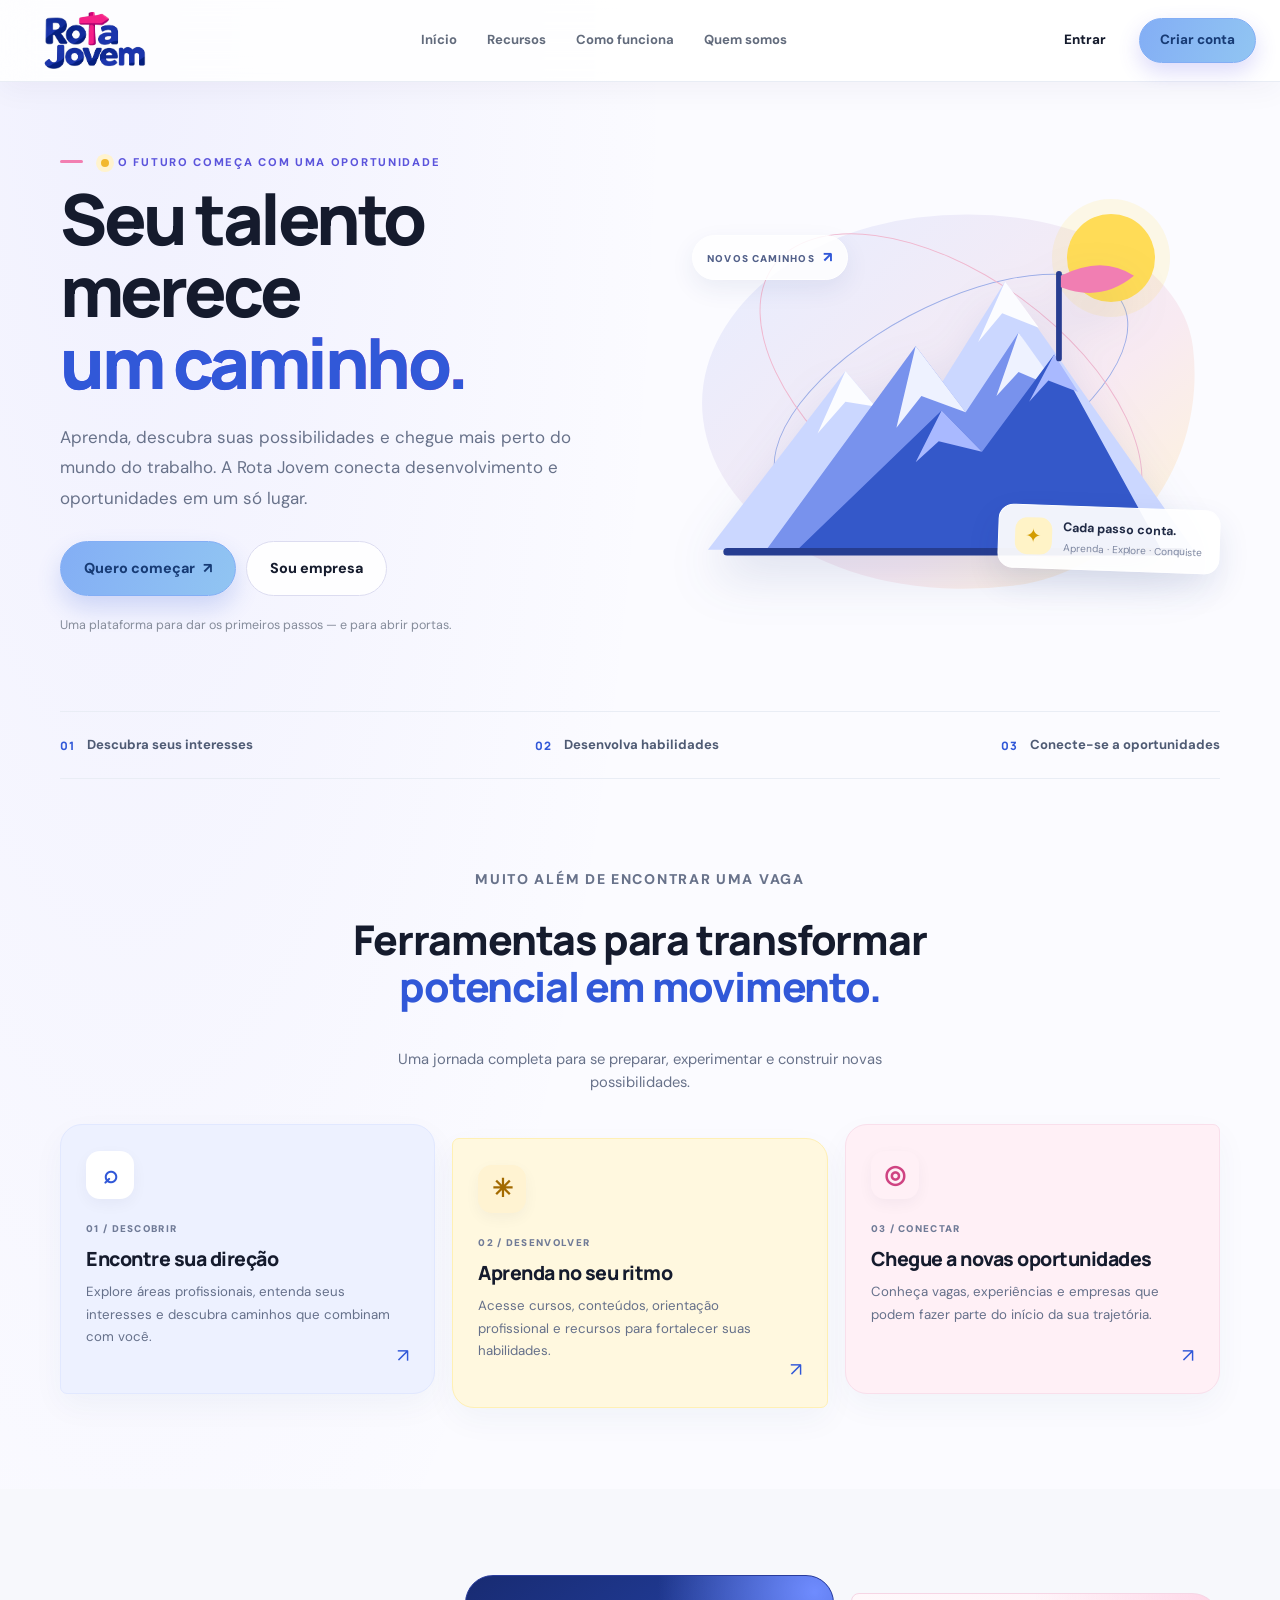
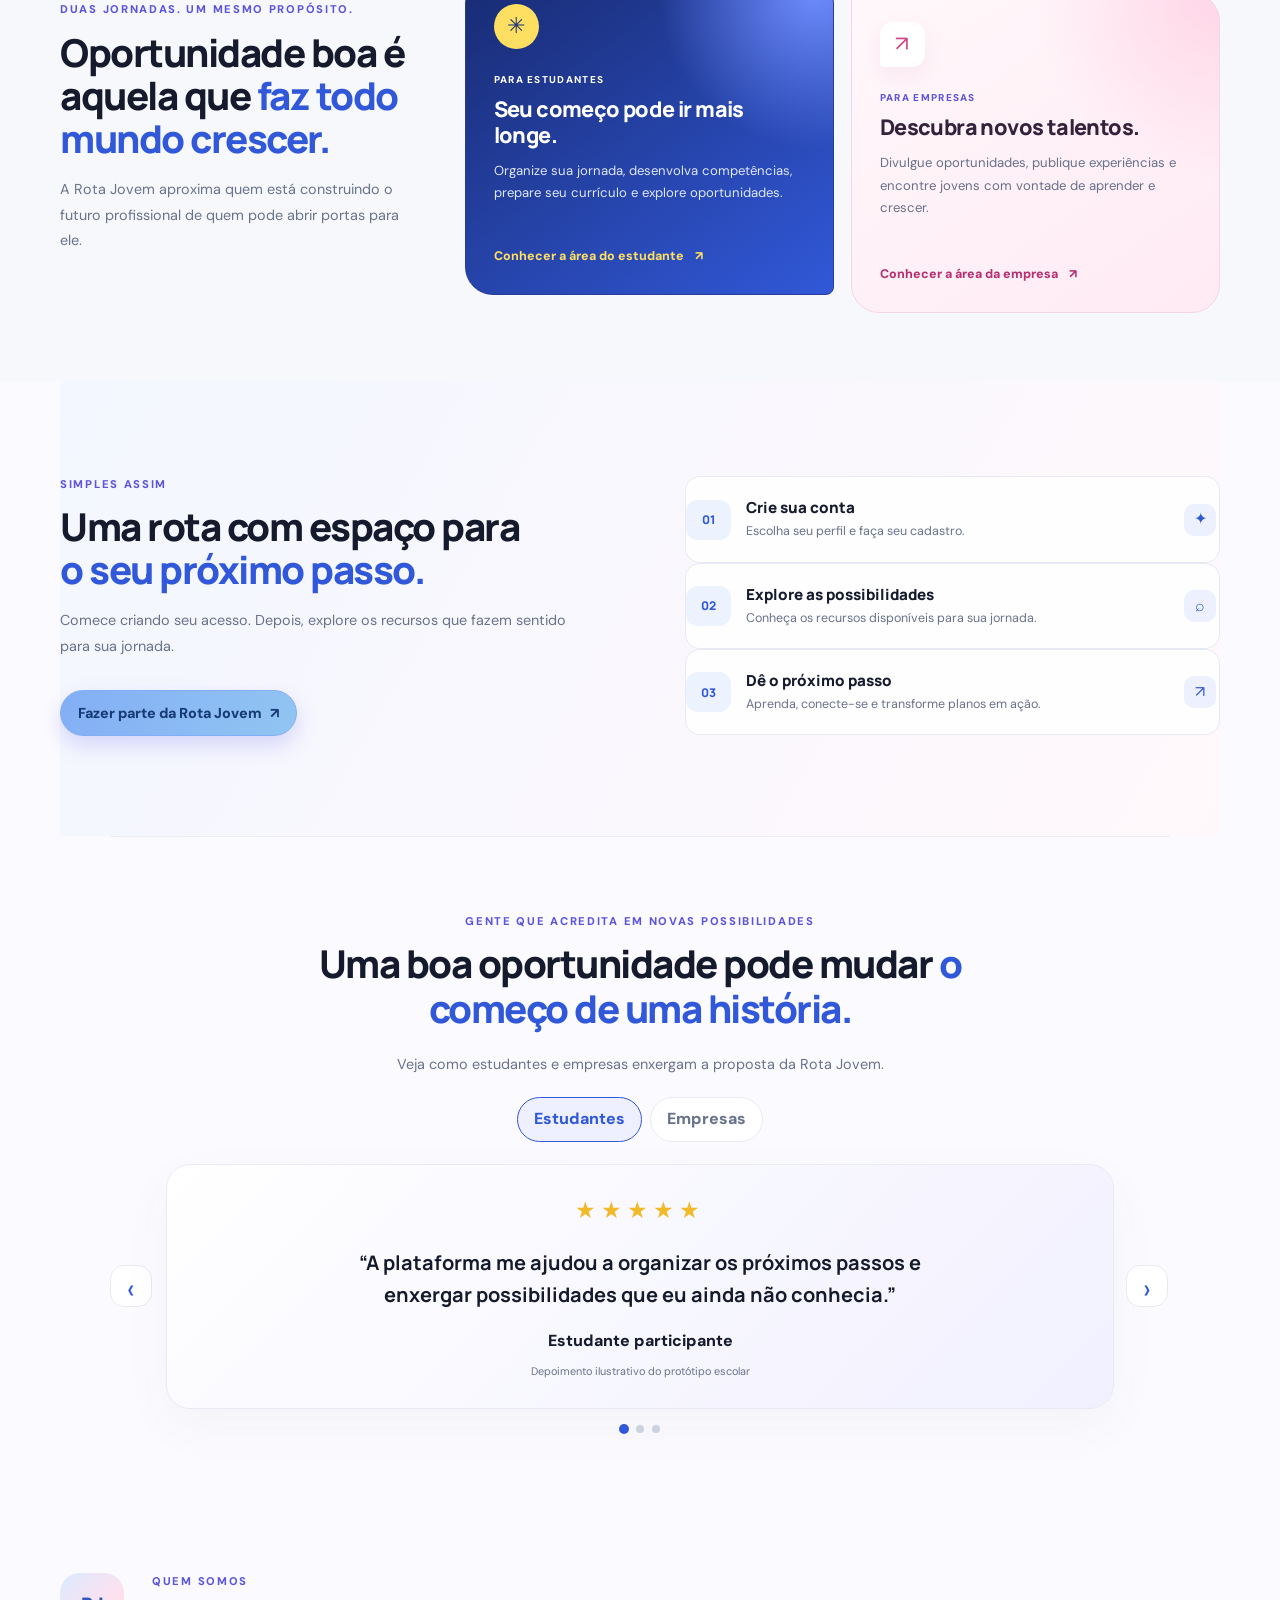
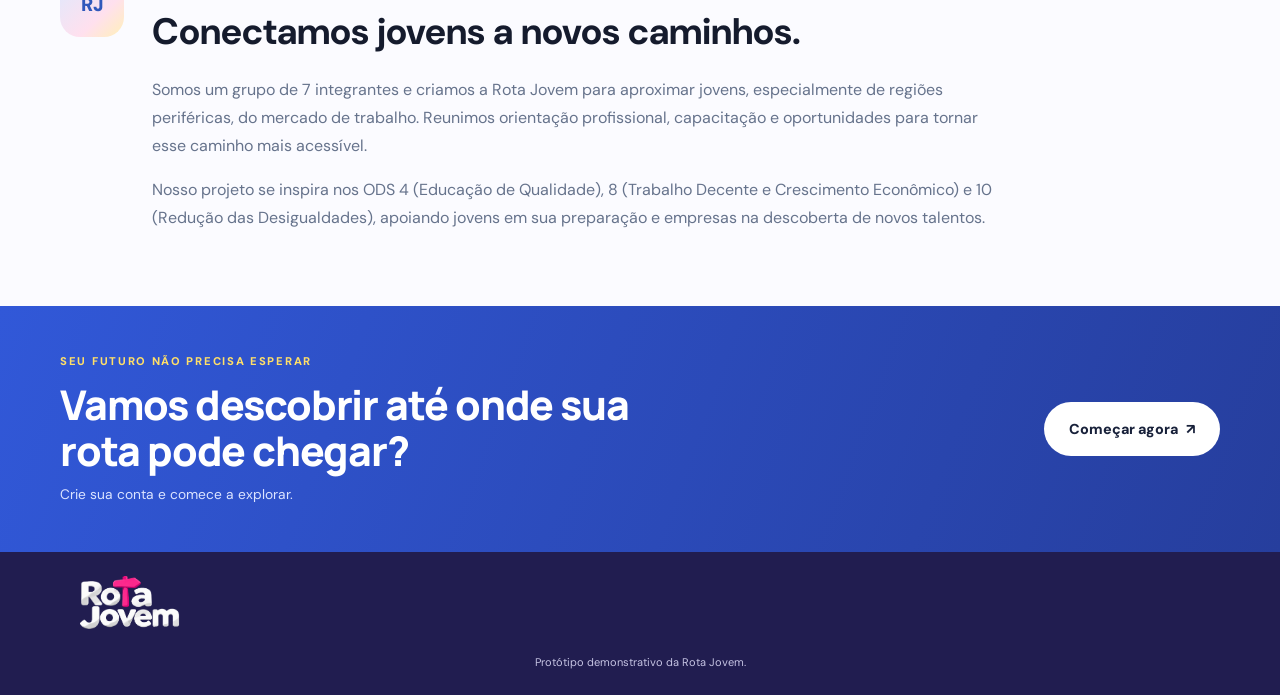
<file: estudante.html>
<!doctype html>
<html lang="pt-BR">

<head>
  <meta charset="utf-8">
  <meta name="viewport" content="width=device-width,initial-scale=1">
  <meta name="theme-color" content="#2457d6">
  <title>Rota Jovem | Área do estudante</title>
  <link rel="stylesheet" href="style.css">
  <link rel="icon" href="./rotajovemletrar.png">
  <script src="app.js" defer></script>
  <style>
    body[data-account-page="student"] #view-home,
    body[data-account-page="student"] #view-company {
      display: none !important
    }

    body[data-account-page="student"] #view-student {
      display: block !important
    }
  </style>
</head>

<body data-account-page="student">
  <div class="splash" id="splash" aria-hidden="true">
    <div class="splash-inner">
      <img class="splash-logo" src="./rotajovemlogo.jpeg" alt="">
      <div class="splash-bar"><span></span></div>
    </div>
  </div>
  <script>
    (function () {
      var s = document.getElementById('splash');
      try { if (sessionStorage.getItem('rjSplashSeen')) { s.remove(); return; } sessionStorage.setItem('rjSplashSeen', '1'); } catch (e) {}
      document.body.classList.add('splash-open');
      var done = function () { if (!s.isConnected) return; s.remove(); document.body.classList.remove('splash-open'); };
      s.addEventListener('animationend', function (e) { if (e.target === s) done(); });
      s.addEventListener('click', done);
      setTimeout(done, 2600);
    })();
  </script>

  <header class="topbar">
    <a class="brand" href="index.html#inicio"
      aria-label="Rota Jovem, início"><img src="./rotajovemlogo.jpeg" alt="logo"></a>
    <button class="mobile-menu" id="mobileMenu" aria-label="Abrir menu">Menu</button>
    <nav id="mainNav" class="main-nav workspace-topnav" aria-label="Navegação do estudante"><button
        data-panel="student-home" class="workspace-current">Início</button><button
        data-panel="student-jobs">Vagas</button><button data-panel="learning">Cursos</button><button
        data-panel="ranking">Ranking</button><button data-panel="student-overview">Perfil</button></nav>
    <div class="top-actions" id="topActions">
      <button class="btn btn-quiet" data-action="open-login">Entrar</button>
      <button class="btn btn-primary" data-action="open-register">Criar conta</button>
    </div>
  </header>

  <main>
    <section class="view active" id="view-home">
      <section class="hero hero-showcase shell" id="inicio">
        <div class="hero-copy">
          <p class="eyebrow"><span class="eyebrow-dot"></span> O futuro começa com uma oportunidade</p>
          <h1>Seu talento merece <em>um caminho.</em></h1>
          <p class="lead">Aprenda, descubra suas possibilidades e chegue mais perto do mundo do trabalho. A Rota Jovem
            conecta desenvolvimento e oportunidades em um só lugar.</p>
          <div class="button-row">
            <button class="btn btn-primary btn-lg" data-action="open-register" data-role="student">Quero começar <span
                aria-hidden="true">↗</span></button>
            <button class="btn btn-outline btn-lg" data-action="open-register" data-role="company">Sou empresa</button>
          </div>
          <p class="microcopy">Uma plataforma para dar os primeiros passos — e para abrir portas.</p>
        </div>
        <div class="showcase-art mountain-showcase" role="img"
          aria-label="Ilustração minimalista de uma montanha com uma bandeira no topo, representando novas oportunidades">
          <div class="art-orbit orbit-one"></div>
          <div class="art-orbit orbit-two"></div>
          <div class="art-sun"></div>
          <div class="mountain-label mountain-label-top">NOVOS CAMINHOS <span>↗</span></div>
          <svg class="mountain-scene" viewBox="0 0 560 430" xmlns="http://www.w3.org/2000/svg" aria-hidden="true">
            <path d="M28 376 171 190l62 73 104-166 196 279H28Z" fill="#cbd7ff" />
            <path d="m171 190 31 37-31-5-29 33 29-65Zm166-93 35 48-38-15-25 30 28-63Z" fill="#fff" opacity=".92" />
            <path d="M88 377 244 164l52 69 55-83 143 227H88Z" fill="#7892ed" />
            <path d="m244 164 52 69-46-17-26 33 20-85Zm107-14 42 59-42-18-23 25 23-66Z" fill="#eef2ff" />
            <path d="m120 377 151-146 42 43 75-101 112 204H120Z" fill="#3458c9" />
            <path d="m271 231 42 43-45-11-24 22 27-54Zm117-58 25 39-31-12-20 22 26-49Z" fill="#a9b9ff" />
            <path d="M48 378h472" stroke="#263d91" stroke-width="8" stroke-linecap="round" />
            <path d="M393 177V89" stroke="#283d91" stroke-width="6" stroke-linecap="round" />
            <path d="M395 91q43-22 76 0-34 28-76 12Z" fill="#f17eb2" />
          </svg>
          <div class="mountain-caption"><span class="caption-mark">✦</span>
            <div><b>Cada passo conta.</b><small>Aprenda · Explore · Conquiste</small></div>
          </div>
        </div>
      </section>

      <section class="home-proof">
        <div class="shell proof-inner">
          <div><strong>01</strong><span>Descubra seus interesses</span></div>
          <div><strong>02</strong><span>Desenvolva habilidades</span></div>
          <div><strong>03</strong><span>Conecte-se a oportunidades</span></div>
        </div>
      </section>

      <section class="home-highlights shell" id="recursos" aria-label="O que você encontra na Rota Jovem">
        <div class="section-heading centered">
          <p class="eyebrow">Muito além de encontrar uma vaga</p>
          <h2>Ferramentas para transformar <em>potencial em movimento.</em></h2>
          <p>Uma jornada completa para se preparar, experimentar e construir novas possibilidades.</p>
        </div>
        <div class="highlight-grid">
          <article class="highlight-card highlight-blue"><span class="highlight-icon">⌕</span><span
              class="card-index">01 / DESCOBRIR</span>
            <h3>Encontre sua direção</h3>
            <p>Explore áreas profissionais, entenda seus interesses e descubra caminhos que combinam com você.</p><span
              class="highlight-arrow">↗</span>
          </article>
          <article class="highlight-card highlight-yellow"><span class="highlight-icon">✳</span><span
              class="card-index">02 / DESENVOLVER</span>
            <h3>Aprenda no seu ritmo</h3>
            <p>Acesse cursos, conteúdos, orientação profissional e recursos para fortalecer suas habilidades.</p><span
              class="highlight-arrow">↗</span>
          </article>
          <article class="highlight-card highlight-pink"><span class="highlight-icon">◎</span><span
              class="card-index">03 / CONECTAR</span>
            <h3>Chegue a novas oportunidades</h3>
            <p>Conheça vagas, experiências e empresas que podem fazer parte do início da sua trajetória.</p><span
              class="highlight-arrow">↗</span>
          </article>
        </div>
      </section>

      <section class="home-audience">
        <div class="shell audience-showcase">
          <div class="audience-intro">
            <p class="eyebrow">Duas jornadas. Um mesmo propósito.</p>
            <h2>Oportunidade boa é aquela que <em>faz todo mundo crescer.</em></h2>
            <p>A Rota Jovem aproxima quem está construindo o futuro profissional de quem pode abrir portas para ele.</p>
          </div>
          <article class="audience-card student-audience">
            <div class="audience-symbol">✳</div>
            <p class="eyebrow">PARA ESTUDANTES</p>
            <h3>Seu começo pode ir mais longe.</h3>
            <p>Organize sua jornada, desenvolva competências, prepare seu currículo e explore oportunidades.</p><button
              class="text-link" data-action="open-register" data-role="student">Conhecer a área do estudante
              <span>↗</span></button>
          </article>
          <article class="audience-card company-audience">
            <div class="audience-symbol">↗</div>
            <p class="eyebrow">PARA EMPRESAS</p>
            <h3>Descubra novos talentos.</h3>
            <p>Divulgue oportunidades, publique experiências e encontre jovens com vontade de aprender e crescer.</p>
            <button class="text-link" data-action="open-register" data-role="company">Conhecer a área da empresa
              <span>↗</span></button>
          </article>
        </div>
      </section>

      <section class="home-how shell" id="como-funciona">
        <div class="how-copy">
          <p class="eyebrow">Simples assim</p>
          <h2>Uma rota com espaço para <em>o seu próximo passo.</em></h2>
          <p>Comece criando seu acesso. Depois, explore os recursos que fazem sentido para sua jornada.</p><button
            class="btn btn-primary btn-lg" data-action="open-register">Fazer parte da Rota Jovem <span>↗</span></button>
        </div>
        <div class="how-steps">
          <article><b>01</b>
            <div>
              <h3>Crie sua conta</h3>
              <p>Escolha seu perfil e faça seu cadastro.</p>
            </div><span>✦</span>
          </article>
          <article><b>02</b>
            <div>
              <h3>Explore as possibilidades</h3>
              <p>Conheça os recursos disponíveis para sua jornada.</p>
            </div><span>⌕</span>
          </article>
          <article><b>03</b>
            <div>
              <h3>Dê o próximo passo</h3>
              <p>Aprenda, conecte-se e transforme planos em ação.</p>
            </div><span>↗</span>
          </article>
        </div>
      </section>

      <section class="testimonials shell" aria-label="Avaliações da Rota Jovem">
        <div class="testimonials-heading">
          <p class="eyebrow">Gente que acredita em novas possibilidades</p>
          <h2>Uma boa oportunidade pode mudar <em>o começo de uma história.</em></h2>
          <p class="testimonial-intro">Veja como estudantes e empresas enxergam a proposta da Rota Jovem.</p>
          <div class="testimonial-tabs" role="tablist" aria-label="Tipo de avaliação">
            <button class="testimonial-tab active" type="button" data-testimonial-type="student" role="tab"
              aria-selected="true">Estudantes</button>
            <button class="testimonial-tab" type="button" data-testimonial-type="company" role="tab"
              aria-selected="false">Empresas</button>
          </div>
        </div>
        <div class="testimonial-carousel">
          <button class="testimonial-arrow" id="testimonialPrev" type="button"
            aria-label="Avaliação anterior">‹</button>
          <article class="testimonial-card">
            <div class="testimonial-stars" aria-label="5 de 5 estrelas">★★★★★</div>
            <blockquote id="testimonialQuote">“A plataforma me ajudou a organizar os próximos passos e enxergar
              possibilidades que eu ainda não conhecia.”</blockquote>
            <p class="testimonial-author" id="testimonialAuthor">Estudante participante</p>
            <span class="testimonial-note">Depoimento ilustrativo do protótipo escolar</span>
          </article>
          <button class="testimonial-arrow" id="testimonialNext" type="button" aria-label="Próxima avaliação">›</button>
        </div>
        <div class="testimonial-dots" aria-label="Selecionar avaliação">
          <button class="active" type="button" data-testimonial-index="0" aria-label="Avaliação 1"></button>
          <button type="button" data-testimonial-index="1" aria-label="Avaliação 2"></button>
          <button type="button" data-testimonial-index="2" aria-label="Avaliação 3"></button>
        </div>
      </section>

      <section class="home-about shell" id="quem-somos">
        <div class="about-mark">RJ</div>
        <div>
          <p class="eyebrow">Quem somos</p>
          <h2>Conectamos jovens a novos caminhos.</h2>
          <p>Somos um grupo de 7 integrantes e criamos a Rota Jovem para aproximar jovens, especialmente de regiões
            periféricas, do mercado de trabalho. Reunimos orientação profissional, capacitação e oportunidades para
            tornar esse caminho mais acessível.</p>
          <p>Nosso projeto se inspira nos ODS 4 (Educação de Qualidade), 8 (Trabalho Decente e Crescimento Econômico) e
            10 (Redução das Desigualdades), apoiando jovens em sua preparação e empresas na descoberta de novos
            talentos.</p>
        </div>
      </section>
      <section class="home-final-cta">
        <div class="shell final-cta-inner">
          <div>
            <p class="eyebrow">Seu futuro não precisa esperar</p>
            <h2>Vamos descobrir até onde sua rota pode chegar?</h2>
            <p>Crie sua conta e comece a explorar.</p>
          </div><button class="btn btn-dark btn-lg" data-action="open-register">Começar agora <span>↗</span></button>
        </div>
      </section>
    </section>

    <section class="view shell dashboard" id="view-student">
      <aside class="side-nav">
        <button class="area-menu-toggle" type="button" aria-expanded="false" aria-controls="studentMenuLinks"><span
            class="hamburger-lines" aria-hidden="true"><i></i><i></i><i></i></span> Minha área</button>
        <div class="area-menu-links" id="studentMenuLinks">
          <p class="eyebrow">Minha área</p>
          <h2 id="studentGreeting">Sua jornada</h2>
          <button class="side-link" data-panel="student-overview">Visão geral e rota</button>
          <button class="side-link" data-panel="career">Orientação profissional</button>
          <button class="side-link" data-panel="resume">Currículo</button>
          <button class="side-link" data-panel="learning">Cursos em andamento</button>
        </div>
      </aside>
      <div class="dashboard-main">
        <section class="panel active" id="panel-student-home">
          <div class="panel-heading">
            <div>
              <p class="eyebrow">Sua jornada começa aqui</p>
              <h1>Início</h1>
              <p>Veja oportunidades e continue avançando na sua rota.</p>
            </div>
          </div>
          <div class="student-home-layout">
            <div class="student-home-main">
              <section class="content-card inicio-opportunities">
                <div class="card-head">
                  <div>
                    <p class="eyebrow">Oportunidades</p>
                    <h2>Vagas em destaque</h2>
                  </div><button class="text-button" data-panel="student-jobs">Ver todas</button>
                </div>
                <div id="inicioJobResults" class="job-grid"></div>
              </section>
              <section class="content-card inicio-courses">
                <div class="card-head">
                  <div>
                    <p class="eyebrow">Aprendizado</p>
                    <h2>Cursos para começar</h2>
                  </div><button class="text-button" data-panel="learning">Ver todos</button>
                </div>
                <div id="inicioCourseResults" class="home-course-list"></div>
              </section>
            </div>
            <aside class="student-home-aside">
              <section class="content-card profile-mini-card">
                <p class="eyebrow">Seu perfil</p>
                <div class="profile-mini-avatar" id="homeProfileAvatar">PM</div>
                <h2 id="homeProfileName">Estudante</h2>
                <p id="homeProfileEducation">Complete seus dados para personalizar seu perfil.</p>
                <div class="profile-mini-stats"><span><b id="homeProfileSkills">0</b> habilidades</span><span><b
                      id="homeProfileCourses">0</b> cursos</span></div><button class="btn btn-outline full"
                  data-panel="profile">Ver meu perfil</button>
              </section>
              <section class="content-card inicio-ranking">
                <div class="card-head">
                  <div>
                    <p class="eyebrow">Liga mensal</p>
                    <h2>Seu ranking</h2>
                  </div><span class="rank-crown">♛</span>
                </div>
                <div id="inicioLeagueSummary" class="league-summary"></div>
                <div id="rankingListInicio" class="ranking-list"></div><button class="text-button"
                  data-panel="ranking">Ver ranking completo</button>
              </section>
            </aside>
          </div>
        </section>

        <section class="panel" id="panel-student-overview">
          <div class="panel-heading">
            <div>
              <p class="eyebrow">Seu espaço</p>
              <h1>Visão geral da sua jornada</h1>
              <p>Acompanhe sua trilha de desenvolvimento e continue avançando no seu ritmo.</p>
            </div>
          </div>
          <section class="content-card mountain-route">
            <div class="route-intro">
              <div>
                <p class="eyebrow">Sua trilha</p>
                <h2>Um passo de cada vez.</h2>
                <p>Avance pela montanha no seu ritmo. Cada etapa abre um novo caminho.</p>
              </div><span class="route-mark">ROTA<br>JOVEM</span>
            </div>
            <div class="route-path" id="routePath"><button class="route-stop" data-panel-link="career"><span
                  class="route-number">1</span><strong>Descobrir</strong><small>Orientação profissional</small><i
                  id="routeStatus1">Ponto de partida</i></button><span class="route-connector"></span><button
                class="route-stop" data-panel-link="learning"><span
                  class="route-number">2</span><strong>Preparar</strong><small>Capacitação e cursos</small><i
                  id="routeStatus2">Próxima etapa</i></button><span class="route-connector"></span><button
                class="route-stop" data-panel-link="resume"><span class="route-number">3</span><strong>
                  Praticar</strong><small>Microtarefas</small><i id="routeStatus3">Em seguida</i></button><span
                class="route-connector"></span><button class="route-stop" data-panel-link="student-jobs"><span
                  class="route-number">4</span><strong>Chegar ao topo</strong><small>Vagas e entrevistas</small><i
                  id="routeStatus4">Objetivo da jornada</i></button></div>
            <div class="route-bottom"><span id="routeProgressText">0 de 4 etapas iniciadas</span>
              <div class="route-progress"><span id="routeProgressBar"></span></div><button class="btn btn-primary"
                data-panel-link="career">Continuar trilha</button>
            </div>
          </section>


        </section>

        <section class="panel" id="panel-career">
          <div class="panel-heading">
            <div>
              <p class="eyebrow">Orientação profissional</p>
              <h1>Descubra caminhos possíveis.</h1>
              <p>O questionário abaixo é uma orientação inicial baseada em interesses, não um diagnóstico nem uma
                decisão definitiva.</p>
            </div>
          </div>
          <div class="content-card career-start" id="careerStart">
            <h3>Você já tem uma área em mente?</h3>
            <p>Escolha uma opção para personalizar as próximas informações.</p>
            <div class="button-row"><button class="btn btn-primary" id="careerUndecided">Ainda estou
                descobrindo</button><button class="btn btn-outline" id="careerDefined">Já tenho uma área</button></div>
          </div>
          <form class="content-card form-stack" id="careerQuiz" hidden>
            <h3>Questionário de interesses</h3>
            <p>Marque a opção que mais combina com você em cada pergunta.</p>
            <div id="quizQuestions"></div>
            <button class="btn btn-primary" type="submit">Ver minhas áreas sugeridas</button>
          </form>
          <form class="content-card form-stack" id="careerKnown" hidden>
            <h3>Explore uma área específica</h3><label for="knownCareer">Área ou carreira de interesse</label><input
              id="knownCareer" class="field" placeholder="Ex.: tecnologia, administração, saúde" required>
            <button class="btn btn-primary" type="submit">Explorar possibilidades</button>
          </form>
          <div id="careerResults" class="content-card" hidden></div>
          <div class="content-card">
            <div class="card-head">
              <h3>Áreas para explorar</h3>
            </div>
            <div id="careerCatalog" class="career-grid"></div>
          </div>
        </section>

        <section class="panel" id="panel-learning">
          <div class="panel-heading">
            <div>
              <p class="eyebrow">Capacitação</p>
              <h1>Aprenda algo novo.</h1>
              <p>Conteúdos introdutórios e indicações de cursos gratuitos para desenvolver competências.</p>
            </div>
          </div>
          <div id="courseGrid" class="course-grid"></div>
          <div class="content-card form-stack">
            <h3>Enviar certificado</h3>
            <p>Depois de concluir um curso, registre o certificado no seu perfil. O protótipo guarda o nome do arquivo e
              os dados informados neste navegador; o documento não é enviado a um servidor.</p>
            <form id="certificateForm"><label for="certificateCourse">Curso concluído</label><select class="field"
                id="certificateCourse" required></select><label for="certificateFile">Arquivo do certificado (PDF ou
                imagem)</label><input class="field" id="certificateFile" type="file" accept=".pdf,.png,.jpg,.jpeg"
                required><button class="btn btn-primary" type="submit">Registrar certificado</button></form>
            <div id="certificateList" class="compact-list"></div>
          </div>
        </section>

        <section class="panel" id="panel-resume">
          <div class="panel-heading">
            <div>
              <p class="eyebrow">Currículo</p>
              <h1>Apresente suas habilidades.</h1>
              <p>Preencha os dados e gere uma versão simples para revisar, imprimir ou salvar em PDF.</p>
            </div>
          </div>
          <form id="resumeForm" class="content-card form-grid">
            <label>Nome para o currículo<input class="field" name="fullName" required></label><label>E-mail de
              contato<input class="field" name="email" type="email" required></label>
            <label>Cidade / região<input class="field" name="location"
                placeholder="Ex.: Campinas, SP"></label><label>Escolaridade<input class="field" name="education"
                placeholder="Ex.: 2º ano do ensino médio"></label>
            <label>Área de interesse<input class="field" name="interests"
                placeholder="Ex.: administração, tecnologia"></label><label>Habilidades<input class="field"
                name="skills" placeholder="Separe por vírgulas"></label>
            <label class="wide">Objetivo profissional<textarea class="field" name="objective" rows="3"
                placeholder="Uma breve apresentação profissional"></textarea></label>
            <label class="wide">Cursos e certificados<textarea class="field" name="courses" rows="3"
                placeholder="Cursos concluídos, certificados e projetos"></textarea></label>
            <div class="wide button-row"><button class="btn btn-primary" type="submit">Atualizar
                currículo</button><button class="btn btn-outline" type="button" id="printResume">Imprimir / salvar em
                PDF</button></div>
          </form>
          <div id="resumePreview" class="resume-preview"></div>
        </section>

        <section class="panel" id="panel-student-jobs">
          <div class="panel-heading">
            <div>
              <p class="eyebrow">Vagas</p>
              <h1>Encontre uma oportunidade.</h1>
              <p>Filtre as vagas cadastradas neste protótipo por localidade, área, habilidades ou empresa.</p>
            </div>
          </div>
          <form id="jobFilter" class="content-card filter-grid">
            <label>Localidade<input class="field" name="location" placeholder="Cidade ou remoto"></label><label>Área de
              interesse<input class="field" name="area" placeholder="Ex.: tecnologia"></label><label>Habilidades
              exigidas<input class="field" name="skills" placeholder="Ex.: comunicação"></label><label>Empresa
              desejada<input class="field" name="company" placeholder="Nome da empresa"></label>
            <label class="wide">Certificados exigidos<input class="field" name="certificate"
                placeholder="Opcional"></label>
            <div class="wide button-row"><button class="btn btn-primary" type="submit">Filtrar
                oportunidades</button><button class="btn btn-outline" type="reset">Limpar filtros</button></div>
          </form>
          <div id="jobResults" class="job-grid"></div>
        </section>
        <section class="panel" id="panel-ranking">
          <div class="panel-heading">
            <div>
              <p class="eyebrow">Reconhecimento</p>
              <h1>Seu progresso conta.</h1>
              <p>Ganhe pontos com sua participação e dispute posições nas ligas do ranking mensal.</p>
            </div>
          </div>
          <div class="content-card league-card">
            <p class="eyebrow">Sua liga demonstrativa</p>
            <h2 id="leagueName">Bronze</h2>
            <p id="leagueDescription">Conclua cursos e atividades para acumular pontos de demonstração.</p>
            <div class="progress-track"><span id="leagueProgress"></span></div>
            <p id="pointsText">0 pontos</p>
          </div>
          <div class="content-card">
            <h3>Como funciona</h3>
            <p>Os pontos representam participação no protótipo. Os pontos são demonstrativos e acompanham sua evolução.
              O ranking inclui participantes fictícios.</p>
          </div>
          <div class="content-card">
            <div class="card-head">
              <h3>Ranking mensal</h3><span class="pill">Dados demonstrativos</span>
            </div>
            <div id="rankingList" class="ranking-list"></div>
          </div>
        </section>

        <section class="panel" id="panel-profile">
          <div class="panel-heading">
            <div>
              <p class="eyebrow">Conta</p>
              <h1>Seu perfil.</h1>
              <p>Revise os dados básicos usados para personalizar a experiência.</p>
            </div>
          </div>
          <form id="studentProfileForm" class="content-card form-stack"><label>Nome<input class="field" name="name"
                required></label><label>E-mail<input class="field" name="email" type="email"
                required></label><label>Idade<input class="field" name="age" type="number" min="14" max="20"
                required></label><label>Escolaridade<select class="field" name="education" required>
                <option value="">Selecione</option>
                <option>Ensino médio — 1º ano</option>
                <option>Ensino médio — 2º ano</option>
                <option>Ensino médio — 3º ano</option>
                <option>Ensino técnico integrado</option>
                <option>Ensino médio concluído</option>
              </select></label><button class="btn btn-primary" type="submit">Salvar perfil</button></form>
        </section>
      </div>
    </section>

    <section class="view shell dashboard" id="view-company">
      <aside class="side-nav">
        <button class="area-menu-toggle" type="button" aria-expanded="false" aria-controls="companyMenuLinks"><span
            class="hamburger-lines" aria-hidden="true"><i></i><i></i><i></i></span> Minha área</button>
        <div class="area-menu-links" id="companyMenuLinks">
          <p class="eyebrow">Área da empresa</p>
          <h2 id="companyGreeting">Painel da empresa</h2>
          <button class="side-link active" data-panel="company-overview">Visão geral</button>
          <button class="side-link" data-panel="company-vacancies">Vagas de emprego</button>
          <button class="side-link" data-panel="company-candidates">Candidatos compatíveis</button>
          <button class="side-link" data-panel="company-plan">Planos e divulgação</button>
          <button class="side-link" data-panel="company-profile">Perfil da empresa</button>
        </div>
      </aside>
      <div class="dashboard-main">
        <section class="panel active" id="panel-company-overview">
          <div class="panel-heading">
            <div>
              <p class="eyebrow">Painel da empresa</p>
              <h1>Divulgue e encontre talentos.</h1>
              <p>Publique oportunidades, acompanhe inscrições e consulte perfis demonstrativos compatíveis.</p>
            </div><button class="btn btn-primary" data-panel-link="company-vacancies">Publicar vaga</button>
          </div>
          <div class="stats-grid">
            <article><span>Vagas publicadas</span><b id="companyStatJobs">0</b></article>
            <article><span>Inscrições recebidas</span><b id="companyStatApps">0</b></article>
          </div>
          <div class="content-card">
            <div class="card-head">
              <h3>Suas oportunidades</h3><button class="text-button" data-panel-link="company-vacancies">Gerenciar
                vagas</button>
            </div>
            <div id="companyRecentJobs" class="compact-list"></div>
          </div>
          <div class="content-card">
            <h3>Como funciona</h3>
            <p>Cadastre uma vaga e descreva os requisitos. A plataforma compara critérios com os perfis que existem no
              protótipo e organiza os candidatos por compatibilidade. Nenhuma contratação é automática.</p>
          </div>
        </section>
        <section class="panel" id="panel-company-vacancies">
          <div class="panel-heading">
            <div>
              <p class="eyebrow">Publicação</p>
              <h1>Gerencie suas vagas.</h1>
              <p>Cadastre oportunidades de Jovem Aprendiz e vagas de início de carreira.</p>
            </div>
          </div>
          <form id="vacancyForm" class="content-card form-grid">
            <label class="wide">Título da vaga<input class="field" name="title" required
                placeholder="Ex.: Jovem Aprendiz — Administrativo"></label>
            <label>Área<input class="field" name="area" required
                placeholder="Ex.: administração"></label><label>Localidade<input class="field" name="location" required
                placeholder="Cidade, estado ou remoto"></label>
            <label>Modalidade<select class="field" name="workMode">
                <option>Presencial</option>
                <option>Híbrido</option>
                <option>Remoto</option>
              </select></label><label>Tipo de oportunidade<select class="field" name="type">
                <option>Jovem Aprendiz</option>
                <option>Estágio</option>
                <option>Entrada no mercado</option>
              </select></label>
            <label class="wide">Habilidades desejadas<input class="field" name="skills"
                placeholder="Separe por vírgulas"></label><label class="wide">Certificados ou requisitos<input
                class="field" name="certificates" placeholder="Opcional"></label>
            <label class="wide">Descrição<textarea class="field" name="description" rows="3" required
                placeholder="Responsabilidades e requisitos principais"></textarea></label>
            <label>Faixa etária mínima<input class="field" name="minAge" type="number" min="14" max="99"
                value="14"></label><label>Faixa etária máxima<input class="field" name="maxAge" type="number" min="14"
                max="99" value="20"></label>
            <div class="wide"><button class="btn btn-primary" type="submit">Publicar vaga</button></div>
          </form>
          <div class="content-card">
            <div class="card-head">
              <h3>Vagas cadastradas</h3>
            </div>
            <div id="companyVacancyList" class="compact-list"></div>
          </div>
        </section>
        <section class="panel" id="panel-company-candidates">
          <div class="panel-heading">
            <div>
              <p class="eyebrow">Seleção</p>
              <h1>Perfis por compatibilidade.</h1>
              <p>Veja candidatos demonstrativos e compare requisitos. Os perfis de exemplo não representam pessoas
                reais.</p>
            </div>
          </div>
          <div class="content-card">
            <h3>Selecione uma vaga</h3><select class="field" id="candidateVacancySelect"></select>
            <div id="candidateResults" class="candidate-list"></div>
          </div>
          <div class="content-card">
            <h3>Modelo de acesso</h3>
            <p>A navegação e uma prévia limitada de perfis são gratuitas no conceito freemium. O acesso a uma base
              ampliada e serviços de divulgação aparecem como opções de plano, sem cobrança real implementada.</p>
            <button class="btn btn-outline" data-panel-link="company-plan">Ver planos demonstrativos</button>
          </div>
        </section>
        <section class="panel" id="panel-company-plan">
          <div class="panel-heading">
            <div>
              <p class="eyebrow">Modelo freemium</p>
              <h1>Escolha como divulgar.</h1>
              <p>Valores abaixo são apenas exemplos para discutir o modelo comercial; não há pagamentos habilitados.</p>
            </div>
          </div>
          <div class="plan-grid">
            <article class="plan-card">
              <p class="eyebrow">Gratuito</p>
              <h2>R$ 0</h2>
              <p>Para conhecer a plataforma.</p>
              <ul>
                <li>Publicação de vagas no protótipo</li>
                <li>Prévia limitada de perfis fictícios</li>
                <li>Filtros básicos</li>
              </ul><span class="pill">Plano demonstrativo</span>
            </article>
            <article class="plan-card featured">
              <p class="eyebrow">Seleção ampliada</p>
              <h2>R$ 99 <small>/ exemplo</small></h2>
              <p>Para explorar uma base maior.</p>
              <ul>
                <li>Lista ampliada de perfis compatíveis</li>
                <li>Organização por requisitos</li>
                <li>Relatório demonstrativo de compatibilidade</li>
              </ul><span class="pill">Preço ilustrativo</span>
            </article>
            <article class="plan-card">
              <p class="eyebrow">Divulgação</p>
              <h2>Personalizado</h2>
              <p>Para ampliar o alcance da vaga.</p>
              <ul>
                <li>Divulgação em canais parceiros, se formalizados</li>
                <li>Publicações e campanhas</li>
                <li>Acompanhamento de resultados</li>
              </ul><span class="pill">Serviço futuro</span>
            </article>
          </div>
          <div class="content-card">
            <h3>Importante sobre a proposta</h3>
            <p>A divulgação em escolas, redes sociais e instituições depende de parcerias reais e autorização. O
              protótipo não afirma ter essas parcerias. Antes de vender acesso a currículos, será necessário definir
              consentimento, privacidade, critérios de seleção, retenção de dados e termos de serviço.</p>
          </div>
        </section>
        <section class="panel" id="panel-company-profile">
          <div class="panel-heading">
            <div>
              <p class="eyebrow">Conta empresarial</p>
              <h1>Dados da empresa.</h1>
            </div>
          </div>
          <form id="companyProfileForm" class="content-card form-stack"><label>Nome da empresa<input class="field" name="name"
                required></label><label>E-mail<input class="field" name="email" type="email"
                required></label><label>CNPJ<input class="field" name="cnpj" inputmode="numeric"
                placeholder="00.000.000/0000-00" maxlength="18" required></label><button class="btn btn-primary"
              type="submit">Salvar perfil</button></form>
        </section>
      </div>
    </section>


  </main>

  <footer class="footer">
    <div class="shell footer-inner"><a class="brand" href="index.html#inicio"
      aria-label="Rota Jovem, início"><img src="./rotajovemlogobranco.png" alt="logo"></a><small>Protótipo demonstrativo da Rota
        Jovem.</small></div>
  </footer>

  <div class="modal-backdrop auth-backdrop" id="authModal" hidden>
    <section class="modal auth-modal" role="dialog" aria-modal="true" aria-labelledby="authTitle">
      <div class="auth-visual">
        <button class="auth-visual-close" id="closeModal" type="button" aria-label="Fechar">×</button>
        <div class="auth-visual-copy"><span class="auth-kicker">BEM-VINDO À ROTA JOVEM</span>
          <h2>Seu próximo capítulo começa aqui.</h2>
          <p>Conecte talentos, aprendizado e oportunidades em um só lugar.</p>
        </div>
        <div class="auth-illustration" aria-hidden="true">
          <div class="auth-orbit auth-orbit-a"></div>
          <div class="auth-orbit auth-orbit-b"></div>
          <div class="auth-paper-plane">➤</div>
          <div class="auth-phone"><span class="auth-avatar">●</span><i></i><i></i><b>SEU FUTURO</b></div>
          <div class="auth-person auth-person-one"><span></span><i></i></div>
          <div class="auth-person auth-person-two"><span></span><i></i></div>
          <div class="auth-plant">✦</div>
        </div>
        <div class="auth-visual-foot"><span>✦</span> Descubra. Desenvolva. Conquiste.</div>
      </div>
      <div class="auth-content">
        <button class="auth-content-close" type="button" id="closeModalMobile" aria-label="Fechar">×</button>
        <a class="brand modal-brand" href="#inicio"><span>rota<strong>jovem</strong></span></a>
        <p class="eyebrow">Acesse a plataforma</p>
        <h2 id="authTitle">Crie sua conta</h2>
        <p id="authIntro" class="muted">Escolha seu perfil e preencha os dados.</p>
        <div class="auth-tabs"><button class="auth-tab active" type="button" data-auth-mode="register">Criar
            conta</button><button class="auth-tab" type="button" data-auth-mode="login">Entrar</button></div>
        <form id="authForm" class="form-stack">
          <fieldset class="role-choice">
            <legend>Tipo de conta</legend><label><input type="radio" name="role" value="student" checked>
              Estudante</label><label><input type="radio" name="role" value="company"> Empresa</label>
          </fieldset>
          <div id="authNameWrap"><label for="authName">Nome completo / empresa</label><input class="field" id="authName"
              name="name" required></div>
          <div id="authStudentFields"><label for="authCpf">CPF</label><input class="field" id="authCpf" name="cpf"
              inputmode="numeric" autocomplete="off" placeholder="000.000.000-00" maxlength="14"><label
              for="authAge">Idade (14 a 20 anos)</label><input class="field" id="authAge" name="age" type="number"
              min="14" max="20"><label for="authEducation">Escolaridade</label><select class="field" id="authEducation"
              name="education">
              <option value="">Selecione</option>
              <option>Ensino médio — 1º ano</option>
              <option>Ensino médio — 2º ano</option>
              <option>Ensino médio — 3º ano</option>
              <option>Ensino técnico integrado</option>
              <option>Ensino médio concluído</option>
            </select></div>
          <div id="authCompanyFields" hidden><label for="authCnpj">CNPJ</label><input class="field" id="authCnpj"
              name="cnpj" inputmode="numeric" placeholder="00.000.000/0000-00" maxlength="18"></div>
          <label for="authEmail">E-mail</label><input class="field" id="authEmail" name="email" type="email"
            autocomplete="email" required>
          <label for="authPassword">Senha</label><input class="field" id="authPassword" name="password" type="password"
            minlength="6" autocomplete="current-password" required>
          <button class="btn btn-primary btn-lg full" id="authSubmit" type="submit">Criar conta demonstrativa</button>
          <p class="fine-print">Use somente dados fictícios. Esta demonstração guarda dados no navegador e não possui
            segurança de autenticação de um serviço real.</p>
        </form>
      </div>
    </section>
  </div>
  <div class="modal-backdrop" id="jobInfoModal" hidden>
    <section class="modal job-info-modal" role="dialog" aria-modal="true" aria-labelledby="jobInfoTitle"><button
        class="modal-close" id="closeJobInfo" aria-label="Fechar">Fechar</button>
      <p class="eyebrow" id="jobInfoCompany">Empresa</p>
      <h2 id="jobInfoTitle">Detalhes da vaga</h2>
      <div id="jobInfoBody"></div><button class="btn btn-primary btn-lg full" id="jobInfoInterest">Tenho
        interesse</button>
    </section>
  </div>
  <div class="toast" id="toast" role="status" aria-live="polite"></div>
</body>

</html>
</file>
<file: style.css>
@import url('https://fonts.googleapis.com/css2?family=DM+Sans:wght@400;500;600;700&family=Manrope:wght@400;500;600;700;800&display=swap');

:root {
    --blue: #6493ff;
    --blue-dark: #315bc2;
    --blue-pale: #f0f4ff;
    --yellow: #ffd84d;
    --pink: #f58ab5;
    --pink-pale: #fff0f6;
    --ink: #171923;
    --muted: #697184;
    --line: #e5e8ef;
    --paper: #fff;
    --wash: #f7f8fb;
    --green: #21784c;
    --radius: 16px
}

* {
    box-sizing: border-box
}

html {
    scroll-behavior: smooth;
    scroll-padding-top: 88px
}

body {
    margin: 0;
    font-family: 'DM Sans', sans-serif;
    color: var(--ink);
    background: #fff;
    line-height: 1.55
}

button,
input,
textarea,
select {
    font: inherit
}

button {
    cursor: pointer
}

a {
    color: inherit;
    text-decoration: none
}
a img{
    width: 140px;
}

button:focus-visible,
a:focus-visible,
input:focus-visible,
select:focus-visible,
textarea:focus-visible {
    outline: 3px solid #2457d655;
    outline-offset: 2px
}

.shell {
    width: min(1160px, calc(100% - 40px));
    margin-inline: auto
}

.topbar {
    height: 78px;
    width: min(1240px, calc(100% - 40px));
    margin: auto;
    display: flex;
    align-items: center;
    justify-content: space-between;
    gap: 24px;
    border-bottom: 1px solid #f0f1f5
}

.brand {
    display: inline-flex;
    align-items: center;
    gap: 9px;
    font: 800 1.18rem Manrope, sans-serif;
    letter-spacing: -.7px;
    white-space: nowrap
}

.brand strong {
    color: var(--pink);
    font-weight: 800
}

.brand-mark {
    display: grid;
    place-items: center;
    width: 34px;
    height: 34px;
    border-radius: 10px 10px 10px 4px;
    background: var(--blue);
    color: white
}

.main-nav {
    display: flex;
    gap: 25px
}

.main-nav a {
    font-size: .85rem;
    font-weight: 700;
    color: #626b7c
}

.main-nav a:hover {
    color: var(--blue)
}

.top-actions {
    display: flex;
    gap: 8px
}

.btn {
    display: inline-flex;
    align-items: center;
    justify-content: center;
    gap: 8px;
    padding: 10px 15px;
    border: 1px solid transparent;
    border-radius: 9px;
    font-size: .84rem;
    font-weight: 800;
    transition: transform .18s, background .18s, border-color .18s
}

.btn:hover {
    transform: translateY(-1px)
}

.btn-primary {
    background: var(--blue);
    color: #fff;
    box-shadow: 0 6px 15px #2457d61c
}

.btn-primary:hover {
    background: var(--blue-dark)
}

.btn-outline {
    border-color: #d8deea;
    background: #fff;
    color: var(--ink)
}

.btn-outline:hover {
    border-color: var(--blue);
    color: var(--blue)
}

.btn-quiet {
    background: white;
    color: var(--ink)
}

.btn-dark {
    background: var(--ink);
    color: white
}

.btn-lg {
    padding: 13px 19px;
    font-size: .9rem
}

.full {
    width: 100%
}

.mobile-menu {
    display: none;
    border: 1px solid var(--line);
    background: white;
    padding: 8px 11px;
    border-radius: 8px;
    font-weight: 700
}

.hero {
    display: grid;
    grid-template-columns: 1.05fr .95fr;
    align-items: center;
    gap: 45px;
    padding-top: 66px;
    padding-bottom: 68px
}

.eyebrow {
    margin: 0 0 12px;
    color: var(--blue);
    font-size: .69rem;
    letter-spacing: 1.25px;
    text-transform: uppercase;
    font-weight: 800
}

.hero h1,
.panel-heading h1 {
    font: 800 clamp(2.7rem, 4.7vw, 4.15rem)/1.1 Manrope, sans-serif;
    letter-spacing: -2px;
    margin: 0;
    max-width: 650px
}

.hero h1 em,
.section-heading h2 em {
    font-style: normal;
    color: var(--blue)
}

.lead {
    font-size: 1rem;
    color: var(--muted);
    max-width: 560px;
    margin: 20px 0 24px
}

.button-row {
    display: flex;
    align-items: center;
    gap: 10px;
    flex-wrap: wrap
}

.microcopy {
    margin: 19px 0 0;
    color: #858c9b;
    font-size: .75rem
}

.hero-visual {
    height: 370px;
    border-radius: 25px;
    background: linear-gradient(135deg, #f0f4ff, #fff1f6);
    position: relative;
    overflow: hidden;
    display: grid;
    place-items: center
}

.hero-disc {
    position: absolute;
    width: 285px;
    height: 285px;
    border-radius: 50%;
    background: #dce6ff;
    right: 10%;
    top: 35px
}

.hero-card {
    position: relative;
    z-index: 1;
    width: min(300px, 78%);
    padding: 24px;
    background: #fff;
    border: 1px solid #fff;
    border-radius: 17px;
    box-shadow: 0 24px 55px #263d7518;
    transform: rotate(-2deg)
}

.mini-label {
    font-size: .65rem;
    font-weight: 800;
    letter-spacing: 1.4px;
    color: var(--blue)
}

.visual-line {
    height: 7px;
    border-radius: 8px;
    background: #e9ecf3;
    margin-top: 13px
}

.visual-line.short {
    width: 60%;
    margin-bottom: 17px
}

.visual-step {
    display: flex;
    align-items: center;
    gap: 11px;
    border-top: 1px solid var(--line);
    padding: 12px 0
}

.visual-step>span {
    display: grid;
    place-items: center;
    width: 34px;
    height: 34px;
    border-radius: 9px;
    background: var(--blue-pale);
    font-size: .7rem;
    font-weight: 800;
    color: var(--blue)
}

.visual-step:nth-of-type(4)>span {
    background: #fff6ce;
    color: #876700
}

.visual-step b,
.visual-step small {
    display: block
}

.visual-step b {
    font-size: .8rem
}

.visual-step small {
    font-size: .68rem;
    color: var(--muted)
}

.visual-tag {
    position: absolute;
    z-index: 2;
    padding: 9px 14px;
    border: 1.5px solid var(--ink);
    border-radius: 8px;
    font-size: .75rem;
    font-weight: 800;
    box-shadow: 3px 3px 0 var(--ink)
}

.tag-yellow {
    right: 8%;
    top: 58px;
    background: var(--yellow);
    transform: rotate(6deg)
}

.tag-pink {
    left: 6%;
    bottom: 47px;
    background: var(--pink);
    transform: rotate(-6deg)
}

.feature-strip {
    display: flex;
    justify-content: center;
    gap: clamp(22px, 6vw, 90px);
    padding: 19px 20px;
    background: #fbfbfd;
    border-block: 1px solid var(--line);
    flex-wrap: wrap
}

.feature-strip div {
    display: flex;
    align-items: center;
    gap: 10px;
    font-size: .8rem;
    font-weight: 700
}

.feature-strip b {
    font-size: .68rem;
    color: var(--blue);
    background: var(--blue-pale);
    padding: 5px 7px;
    border-radius: 5px
}

.section {
    padding-top: 82px;
    padding-bottom: 82px
}

.section-heading {
    display: flex;
    align-items: flex-end;
    justify-content: space-between;
    gap: 25px;
    margin-bottom: 29px
}

.section-heading h2 {
    font: 800 clamp(1.9rem, 3vw, 2.65rem)/1.17 Manrope, sans-serif;
    letter-spacing: -1px;
    margin: 0
}

.section-heading>p {
    max-width: 330px;
    margin: 0;
    color: var(--muted);
    font-size: .88rem
}

.steps-grid {
    display: grid;
    grid-template-columns: repeat(4, 1fr);
    gap: 14px
}

.step-card {
    border: 1px solid var(--line);
    border-radius: 14px;
    padding: 22px 19px;
    min-height: 190px;
    position: relative;
    overflow: hidden
}

.step-card:after {
    content: "";
    height: 4px;
    position: absolute;
    bottom: 0;
    left: 0;
    right: 0;
    background: var(--blue)
}

.step-card:nth-child(2):after {
    background: var(--pink)
}

.step-card:nth-child(3):after {
    background: var(--yellow)
}

.step-card:nth-child(4):after {
    background: var(--blue)
}

.step-number {
    font-size: .7rem;
    font-weight: 800;
    color: var(--blue)
}

.step-card h3 {
    font: 800 1rem Manrope, sans-serif;
    margin: 22px 0 8px
}

.step-card p,
.audience-columns p:not(.eyebrow) {
    font-size: .82rem;
    color: var(--muted);
    margin: 0
}

.audience-band {
    background: linear-gradient(110deg, #fff0f6 0 50%, #f0f4ff 50%)
}

.audience-columns {
    display: grid;
    grid-template-columns: 1fr 1fr;
    gap: clamp(35px, 7vw, 90px);
    padding-top: 58px;
    padding-bottom: 58px
}

.audience-columns h2 {
    font: 800 clamp(1.65rem, 2.7vw, 2.3rem)/1.2 Manrope, sans-serif;
    letter-spacing: -.8px;
    margin: 0 0 14px;
    max-width: 480px
}

.audience-columns article p:not(.eyebrow) {
    max-width: 470px;
    margin-bottom: 20px
}

.job-grid {
    display: grid;
    grid-template-columns: repeat(3, 1fr);
    gap: 15px
}

.job-card {
    border: 1px solid var(--line);
    border-radius: 14px;
    padding: 20px;
    display: flex;
    flex-direction: column;
    min-width: 0
}

.job-card:hover {
    box-shadow: 0 14px 35px #1e305a0d
}

.job-company {
    font-size: .68rem;
    color: var(--muted);
    font-weight: 700;
    margin-bottom: 9px
}

.job-card h3 {
    font: 800 1rem/1.35 Manrope, sans-serif;
    margin: 0 0 7px
}

.job-meta {
    font-size: .75rem;
    color: var(--muted);
    margin: 0 0 12px
}

.tag-list {
    display: flex;
    gap: 6px;
    flex-wrap: wrap;
    margin: 0 0 17px
}

.tag {
    font-size: .65rem;
    background: var(--wash);
    padding: 5px 7px;
    border-radius: 5px;
    color: #525a6a
}

.job-card .btn {
    margin-top: auto
}

.disclaimer,
.muted {
    color: #858c9b;
    font-size: .74rem
}

.disclaimer {
    margin-top: 15px
}

.footer {
    border-top: 1px solid var(--line);
}

.footer-inner {
    padding: 24px 0;
    display: flex;
    align-items: center;
    gap: 20px;
    flex-wrap: wrap
}

.footer p {
    font-size: .78rem;
    color: var(--muted);
    margin: 0
}

.footer small {
    width: 100%;
    text-align: center;
    color: #858c9b;
    font-size: .69rem
}

.view {
    display: none
}

.view.active {
    display: block
}

.dashboard {
    display: grid;
    grid-template-columns: 230px minmax(0, 1fr);
    gap: 30px;
    padding-top: 36px;
    padding-bottom: 70px;
    min-height: 65vh
}

.side-nav {
    align-self: start;
    position: sticky;
    top: 18px;
    border: 1px solid var(--line);
    border-radius: 14px;
    padding: 18px 12px;
    background: white
}

.side-nav h2 {
    font: 800 1.1rem Manrope, sans-serif;
    margin: 0 8px 17px;
    overflow-wrap: anywhere
}

.side-nav .eyebrow {
    margin-left: 8px
}

.side-link {
    display: block;
    width: 100%;
    text-align: left;
    border: 0;
    background: transparent;
    border-radius: 8px;
    padding: 10px 9px;
    color: #5e6677;
    font-size: .8rem;
    font-weight: 700;
    margin: 2px 0
}

.side-link:hover,
.side-link.active {
    background: var(--blue-pale);
    color: var(--blue)
}

.dashboard-main {
    min-width: 0
}

.panel {
    display: none
}

.panel.active {
    display: block
}

.panel-heading {
    display: flex;
    align-items: flex-end;
    justify-content: space-between;
    gap: 20px;
    margin-bottom: 23px
}

.panel-heading h1 {
    font-size: clamp(1.9rem, 3.5vw, 2.65rem);
    letter-spacing: -1.1px
}

.panel-heading p:not(.eyebrow) {
    color: var(--muted);
    font-size: .86rem;
    margin: 10px 0 0;
    max-width: 650px
}

.stats-grid {
    display: grid;
    grid-template-columns: repeat(3, 1fr);
    gap: 12px;
    margin-bottom: 17px
}

.stats-grid article {
    padding: 17px;
    border: 1px solid var(--line);
    border-radius: 12px
}

.stats-grid span,
.stats-grid b {
    display: block
}

.stats-grid span {
    font-size: .72rem;
    color: var(--muted)
}

.stats-grid b {
    font: 800 1.55rem Manrope, sans-serif;
    margin-top: 6px
}

.content-grid {
    display: grid;
    grid-template-columns: 1fr 1fr;
    gap: 14px
}

.content-card {
    border: 1px solid var(--line);
    border-radius: 13px;
    padding: 20px;
    margin-bottom: 14px;
    min-width: 0
}

.content-card h3 {
    font: 800 1rem Manrope, sans-serif;
    margin: 0 0 10px
}

.content-card p {
    font-size: .83rem;
    color: var(--muted)
}

.card-head {
    display: flex;
    align-items: center;
    justify-content: space-between;
    gap: 12px;
    margin-bottom: 12px
}

.card-head h3 {
    margin: 0
}

.pill {
    display: inline-flex;
    padding: 5px 8px;
    border-radius: 5px;
    background: var(--blue-pale);
    color: var(--blue);
    font-size: .65rem;
    font-weight: 800
}

.text-button {
    border: 0;
    background: transparent;
    color: var(--blue);
    font-size: .78rem;
    font-weight: 800
}

.check-list {
    display: grid;
    gap: 11px
}

.check-item {
    display: flex;
    align-items: center;
    gap: 9px;
    font-size: .79rem
}

.check-mark {
    width: 18px;
    height: 18px;
    border: 1px solid #cdd3df;
    border-radius: 5px;
    display: grid;
    place-items: center;
    font-size: .65rem;
    color: var(--green);
    flex-shrink: 0
}

.check-mark.done {
    background: #e8f6ee;
    border-color: #b8e2c9
}

.recommendation-box {
    padding: 14px;
    border-radius: 10px;
    background: var(--blue-pale);
    margin-bottom: 13px
}

.recommendation-box h4 {
    margin: 0 0 6px;
    font-size: .88rem
}

.recommendation-box p {
    margin: 0;
    font-size: .78rem
}

.compact-list {
    display: grid;
    gap: 0
}

.compact-row {
    display: flex;
    align-items: flex-start;
    justify-content: space-between;
    gap: 15px;
    padding: 13px 0;
    border-bottom: 1px solid var(--line)
}

.compact-row:last-child {
    border-bottom: 0
}

.compact-row h4 {
    font-size: .83rem;
    margin: 0 0 3px
}

.compact-row p {
    font-size: .73rem;
    margin: 0;
    color: var(--muted)
}

.compact-row .row-actions {
    display: flex;
    gap: 6px;
    flex-wrap: wrap;
    justify-content: flex-end
}

.small-btn {
    border: 1px solid var(--line);
    background: #fff;
    border-radius: 7px;
    padding: 6px 9px;
    font-size: .7rem;
    font-weight: 800;
    color: var(--blue)
}

.small-btn.danger {
    color: #b42335
}

.empty-state {
    padding: 17px;
    border-radius: 9px;
    background: var(--wash);
    color: var(--muted);
    font-size: .8rem
}

.form-stack {
    display: grid;
    gap: 9px
}

.form-stack label,
.form-grid label,
.filter-grid label {
    display: grid;
    gap: 6px;
    font-size: .76rem;
    font-weight: 800
}

.field {
    width: 100%;
    padding: 10px 11px;
    border: 1px solid #d7dce6;
    border-radius: 8px;
    background: white;
    color: var(--ink);
    font-size: .82rem;
    outline: none
}

.field:focus {
    border-color: var(--blue);
    box-shadow: 0 0 0 3px #2457d618
}

.field::placeholder {
    color: #9ba1ae
}

.form-grid,
.filter-grid {
    display: grid;
    grid-template-columns: repeat(2, minmax(0, 1fr));
    gap: 14px
}

.filter-grid {
    grid-template-columns: repeat(4, minmax(0, 1fr))
}

.wide {
    grid-column: 1/-1
}

.form-grid .button-row {
    align-self: end
}

.career-start h3 {
    font-size: 1.1rem
}

.career-start p {
    margin: 0 0 17px
}

.career-start .button-row {
    margin-top: 15px
}

.career-grid {
    display: grid;
    grid-template-columns: repeat(2, 1fr);
    gap: 10px
}

.career-item {
    border: 1px solid var(--line);
    border-radius: 10px;
    padding: 13px
}

.career-item h4 {
    margin: 0 0 6px;
    font-size: .84rem
}

.career-item p {
    font-size: .75rem;
    margin: 0 0 8px
}

.career-item small {
    font-size: .68rem;
    color: var(--blue);
    font-weight: 700
}

.quiz-question {
    padding: 14px 0;
    border-bottom: 1px solid var(--line)
}

.quiz-question p {
    font-weight: 800;
    color: var(--ink);
    margin: 0 0 9px
}

.quiz-question label {
    display: flex;
    align-items: center;
    gap: 8px;
    margin: 7px 0;
    font-weight: 500;
    font-size: .8rem
}

.course-grid {
    display: grid;
    grid-template-columns: repeat(2, minmax(0, 1fr));
    gap: 12px;
    margin-bottom: 15px
}

.course-card {
    border: 1px solid var(--line);
    border-radius: 13px;
    padding: 17px;
    display: flex;
    flex-direction: column;
    gap: 10px
}

.course-card h3 {
    font: 800 .98rem Manrope, sans-serif;
    margin: 0
}

.course-card p {
    font-size: .77rem;
    color: var(--muted);
    margin: 0
}

.course-card .course-foot {
    display: flex;
    align-items: center;
    justify-content: space-between;
    gap: 10px;
    margin-top: auto
}

.course-card small {
    font-size: .68rem;
    color: var(--muted)
}

.course-card a {
    font-size: .75rem;
    color: var(--blue);
    font-weight: 800
}

.course-card .btn {
    align-self: flex-start
}

.certificate-entry {
    font-size: .78rem;
    padding: 10px 0;
    border-bottom: 1px solid var(--line)
}

.certificate-entry:last-child {
    border: 0
}

.resume-preview {
    border: 1px solid var(--line);
    border-radius: 13px;
    padding: 25px;
    margin-top: 15px
}

.resume-preview h2 {
    font: 800 1.5rem Manrope, sans-serif;
    margin: 0 0 3px
}

.resume-preview h3 {
    font: 800 .85rem Manrope, sans-serif;
    margin: 17px 0 5px;
    color: var(--blue)
}

.resume-preview p {
    font-size: .8rem;
    margin: 4px 0;
    white-space: pre-wrap
}

.task-grid {
    display: grid;
    grid-template-columns: repeat(2, minmax(0, 1fr));
    gap: 12px
}

.task-card {
    border: 1px solid var(--line);
    border-radius: 12px;
    padding: 17px
}

.task-card h3 {
    font-size: .95rem;
    margin: 0 0 7px
}

.task-card p {
    font-size: .77rem;
    color: var(--muted)
}

.notice {
    border: 1px solid #f0d98c;
    background: #fff9df;
    border-radius: 10px;
    padding: 14px;
    margin-bottom: 14px;
    font-size: .82rem
}

.league-card {
    background: linear-gradient(110deg, #fff6ce, #fff)
}

.league-card h2 {
    font: 800 2rem Manrope, sans-serif;
    margin: 0
}

.progress-track {
    height: 8px;
    border-radius: 8px;
    background: #e7e8ec;
    overflow: hidden;
    margin: 16px 0 7px
}

.progress-track span {
    display: block;
    height: 100%;
    width: 0;
    background: var(--blue);
    transition: width .2s
}

.ranking-row {
    display: grid;
    grid-template-columns: 36px 1fr auto;
    align-items: center;
    gap: 10px;
    padding: 12px 0;
    border-bottom: 1px solid var(--line)
}

.ranking-row:last-child {
    border: 0
}

.rank-number {
    font: 800 .85rem Manrope;
    color: var(--blue)
}

.ranking-row strong,
.ranking-row small {
    display: block
}

.ranking-row strong {
    font-size: .8rem
}

.ranking-row small {
    font-size: .69rem;
    color: var(--muted)
}

.ranking-row b {
    font-size: .78rem
}

.plan-grid {
    display: grid;
    grid-template-columns: repeat(3, minmax(0, 1fr));
    gap: 12px;
    margin-bottom: 15px
}

.plan-card {
    border: 1px solid var(--line);
    border-radius: 13px;
    padding: 18px
}

.plan-card.featured {
    border: 2px solid var(--blue);
    background: #f9faff
}

.plan-card h2 {
    font: 800 1.8rem Manrope, sans-serif;
    margin: 8px 0
}

.plan-card h2 small {
    font-size: .65rem;
    color: var(--muted)
}

.plan-card p:not(.eyebrow) {
    font-size: .76rem;
    color: var(--muted)
}

.plan-card ul {
    padding-left: 17px;
    font-size: .76rem;
    display: grid;
    gap: 7px;
    margin: 18px 0
}

.plan-card .pill {
    margin-top: 5px
}

.candidate-list {
    margin-top: 15px
}

.candidate-card {
    border: 1px solid var(--line);
    border-radius: 10px;
    padding: 14px;
    margin-top: 10px
}

.candidate-top {
    display: flex;
    justify-content: space-between;
    gap: 12px
}

.candidate-card h4 {
    margin: 0 0 4px;
    font-size: .85rem
}

.candidate-card p {
    font-size: .73rem;
    margin: 3px 0
}

.match-score {
    font-weight: 800;
    color: var(--blue);
    font-size: .8rem
}

.candidate-card .small-btn {
    margin-top: 8px
}

.role-choice {
    border: 1px solid var(--line);
    border-radius: 8px;
    padding: 9px;
    display: flex;
    gap: 15px;
    flex-wrap: wrap
}

.role-choice legend {
    font-size: .75rem;
    font-weight: 800;
    padding: 0 4px
}

.role-choice label {
    display: flex;
    align-items: center;
    gap: 6px;
    font-size: .8rem
}

.modal-backdrop {
    position: fixed;
    inset: 0;
    z-index: 80;
    background: #11182799;
    display: grid;
    place-items: center;
    padding: 18px
}

.modal-backdrop[hidden] {
    display: none !important
}

.modal {
    position: relative;
    background: white;
    border-radius: 17px;
    padding: 25px;
    width: min(470px, 100%);
    max-height: calc(100vh - 36px);
    overflow: auto;
    box-shadow: 0 24px 80px #0003
}

.modal-close {
    float: right;
    border: 0;
    background: var(--wash);
    border-radius: 7px;
    padding: 7px 9px;
    font-size: .72rem;
    font-weight: 800
}

.modal-brand {
    margin-bottom: 18px
}

.modal h2 {
    font: 800 1.7rem Manrope, sans-serif;
    margin: 0
}

.modal .muted {
    margin: 5px 0 15px
}

.auth-tabs {
    display: grid;
    grid-template-columns: 1fr 1fr;
    background: var(--wash);
    padding: 4px;
    border-radius: 8px;
    margin: 15px 0
}

.auth-tab {
    border: 0;
    background: transparent;
    border-radius: 6px;
    padding: 8px;
    font-size: .8rem;
    font-weight: 800;
    color: var(--muted)
}

.auth-tab.active {
    background: white;
    color: var(--blue);
    box-shadow: 0 2px 7px #0000000c
}

.fine-print {
    font-size: .68rem;
    color: #858c9b;
    text-align: center;
    line-height: 1.45
}

.toast {
    position: fixed;
    z-index: 100;
    bottom: 20px;
    left: 50%;
    transform: translate(-50%, 15px);
    opacity: 0;
    pointer-events: none;
    transition: .2s;
    background: var(--ink);
    color: white;
    border-radius: 9px;
    padding: 12px 16px;
    font-size: .8rem;
    max-width: calc(100% - 30px);
    box-shadow: 0 8px 30px #0002
}

.toast.show {
    opacity: 1;
    transform: translate(-50%, 0)
}

@media(max-width:1000px) {
    .hero {
        gap: 25px
    }

    .steps-grid {
        grid-template-columns: repeat(2, 1fr)
    }

    .dashboard {
        grid-template-columns: 195px minmax(0, 1fr);
        gap: 18px
    }

    .filter-grid {
        grid-template-columns: repeat(2, minmax(0, 1fr))
    }

    .plan-grid {
        grid-template-columns: 1fr
    }

    .plan-card {
        padding: 16px
    }

    .job-grid {
        grid-template-columns: repeat(2, 1fr)
    }
}

@media(max-width:740px) {

    .shell,
    .topbar {
        width: calc(100% - 30px)
    }

    .topbar {
        height: 70px;
        gap: 10px
    }

    .mobile-menu {
        display: block;
        margin-left: auto
    }

    .main-nav {
        display: none;
        position: absolute;
        z-index: 30;
        top: 64px;
        left: 15px;
        right: 15px;
        background: white;
        border: 1px solid var(--line);
        border-radius: 10px;
        padding: 12px;
        box-shadow: 0 15px 35px #0001;
        flex-direction: column;
        gap: 4px
    }

    .main-nav.open {
        display: flex
    }

    .main-nav a {
        padding: 9px
    }

    .top-actions {
        gap: 3px
    }

    .top-actions .btn {
        padding: 8px 10px;
        font-size: .72rem
    }

    .brand {
        font-size: 1rem;
        gap: 6px
    }

    .brand-mark {
        width: 30px;
        height: 30px
    }

    .hero {
        grid-template-columns: 1fr;
        padding-top: 42px;
        padding-bottom: 45px;
        gap: 26px
    }

    .hero h1 {
        font-size: clamp(2.55rem, 9vw, 3.6rem)
    }

    .hero-visual {
        height: 315px
    }

    .hero-disc {
        width: 240px;
        height: 240px
    }

    .feature-strip {
        justify-content: flex-start;
        gap: 12px 22px
    }

    .feature-strip div {
        font-size: .73rem
    }

    .section {
        padding-top: 58px;
        padding-bottom: 58px
    }

    .section-heading {
        display: block
    }

    .section-heading>p {
        margin-top: 12px
    }

    .section-heading>.btn {
        margin-top: 14px
    }

    .audience-band {
        background: linear-gradient(180deg, #fff0f6 0 50%, #f0f4ff 50%)
    }

    .audience-columns {
        grid-template-columns: 1fr;
        gap: 30px;
        padding-top: 40px;
        padding-bottom: 40px
    }

    .dashboard {
        display: block;
        padding-top: 20px
    }

    .side-nav {
        position: static;
        margin-bottom: 20px;
        padding: 13px
    }

    .side-nav h2 {
        margin-bottom: 10px
    }

    .side-nav .eyebrow {
        margin-bottom: 5px
    }

    .side-link {
        display: inline-block;
        width: auto;
        margin: 2px;
        padding: 8px 10px
    }

    .panel-heading {
        display: block
    }

    .panel-heading>.btn {
        margin-top: 15px
    }

    .stats-grid {
        gap: 8px
    }

    .stats-grid article {
        padding: 12px
    }

    .stats-grid span {
        font-size: .65rem
    }

    .stats-grid b {
        font-size: 1.25rem
    }

    .content-grid {
        grid-template-columns: 1fr
    }

    .content-card {
        padding: 16px
    }

    .job-grid,
    .course-grid,
    .task-grid {
        grid-template-columns: 1fr
    }

    .career-grid {
        grid-template-columns: 1fr
    }

    .plan-grid {
        grid-template-columns: 1fr
    }

    .footer-inner {
        justify-content: center;
        text-align: center
    }

    .footer-inner p {
        width: 100%
    }

    .footer small {
        margin-top: 5px
    }

    .panel-heading h1 {
        font-size: 2rem
    }
}

@media(max-width:440px) {
    .top-actions .btn-quiet {
        display: none
    }

    .hero .button-row {
        align-items: stretch;
        flex-direction: column
    }

    .hero .button-row .btn {
        width: 100%
    }

    .steps-grid {
        grid-template-columns: 1fr
    }

    .step-card {
        min-height: 0
    }

    .step-card h3 {
        margin-top: 12px
    }

    .form-grid,
    .filter-grid {
        grid-template-columns: 1fr
    }

    .wide {
        grid-column: auto
    }

    .stats-grid {
        grid-template-columns: 1fr
    }

    .stats-grid article {
        display: flex;
        align-items: center;
        justify-content: space-between
    }

    .stats-grid b {
        margin: 0
    }

    .feature-strip {
        display: grid;
        grid-template-columns: 1fr
    }

    .modal {
        padding: 20px 16px
    }

    .compact-row {
        gap: 8px
    }

    .compact-row .row-actions {
        flex-direction: column
    }

    .role-choice {
        gap: 8px
    }
}

@media print {

    .topbar,
    .footer,
    .side-nav,
    .panel-heading,
    .btn,
    .text-button,
    .toast {
        display: none !important
    }

    body {
        background: #fff
    }

    .view {
        display: none !important
    }

    #view-student {
        display: block !important;
        padding: 0;
        width: 100%
    }

    #panel-resume {
        display: block !important
    }

    .dashboard {
        display: block;
        padding: 0
    }

    .dashboard-main {
        width: 100%
    }

    .resume-preview {
        border: 0;
        padding: 0
    }

    .resume-preview h2 {
        font-size: 24px
    }
}

/* Jornada visual inspirada na trilha da montanha da identidade Rota Jovem */
.area-menu-toggle {
    display: flex;
    align-items: center;
    gap: 10px;
    width: 100%;
    padding: 11px 12px;
    border: 1px solid var(--line);
    border-radius: 9px;
    background: #fff;
    color: var(--ink);
    font-weight: 800;
    text-align: left;
    cursor: pointer;
    margin-bottom: 10px
}

.area-menu-links {
    display: grid;
    gap: 3px
}

.area-menu-links .eyebrow {
    margin-top: 5px
}

.mountain-route {
    overflow: hidden;
    position: relative;
    background: linear-gradient(145deg, #f5f9ff 0%, #fff 62%, #fff8d7 100%)
}

.route-intro {
    display: flex;
    align-items: center;
    justify-content: space-between;
    gap: 15px;
    margin-bottom: 20px
}

.route-intro h2 {
    font: 800 1.35rem Manrope, sans-serif;
    margin: 0 0 5px
}

.route-intro p:not(.eyebrow) {
    font-size: .8rem;
    color: var(--muted);
    margin: 0;
    max-width: 470px
}

.route-mark {
    display: grid;
    place-content: center;
    flex: 0 0 58px;
    width: 58px;
    height: 58px;
    border-radius: 50%;
    background: #ffdf48;
    color: #152b78;
    text-align: center;
    font-size: .58rem;
    line-height: 1.15;
    font-weight: 900;
    transform: rotate(8deg)
}

.route-path {
    display: flex;
    align-items: stretch;
    gap: 6px;
    padding: 14px 0 18px;
    position: relative
}

.route-stop {
    position: relative;
    display: flex;
    flex: 1;
    min-width: 0;
    flex-direction: column;
    align-items: flex-start;
    gap: 5px;
    padding: 12px 10px;
    border: 1px solid #dbe4f7;
    border-radius: 12px;
    background: #fff;
    text-align: left;
    cursor: pointer;
    transition: transform .18s, border-color .18s, box-shadow .18s
}

.route-stop:hover {
    transform: translateY(-3px);
    border-color: var(--blue);
    box-shadow: 0 8px 20px #183e9410
}

.route-number {
    display: grid;
    place-items: center;
    width: 30px;
    height: 30px;
    border-radius: 50%;
    background: #e8efff;
    color: #2457d6;
    font-weight: 900;
    font-size: .8rem
}

.route-stop:nth-of-type(3n+1) .route-number {
    background: #fff2ad;
    color: #725900
}

.route-stop:nth-of-type(5) .route-number {
    background: #ffe0f0;
    color: #b90065
}

.route-stop strong {
    font-size: .78rem;
    color: var(--ink)
}

.route-stop small {
    font-size: .65rem;
    color: var(--muted);
    line-height: 1.35
}

.route-stop i {
    font-style: normal;
    font-size: .62rem;
    font-weight: 800;
    color: #2457d6;
    margin-top: auto;
    padding-top: 5px
}

.route-stop i.route-complete {
    color: #16734b
}

.route-connector {
    align-self: center;
    flex: 0 0 10px;
    height: 3px;
    background: linear-gradient(90deg, #ffdc42, #2457d6);
    border-radius: 4px
}

.route-bottom {
    display: grid;
    grid-template-columns: auto minmax(60px, 1fr) auto;
    align-items: center;
    gap: 12px;
    padding-top: 14px;
    border-top: 1px solid #e4eaf5
}

.route-bottom>span {
    font-size: .72rem;
    font-weight: 800;
    color: var(--muted)
}

.route-progress {
    height: 7px;
    background: #e2e8f5;
    border-radius: 8px;
    overflow: hidden
}

.route-progress span {
    display: block;
    width: 0;
    height: 100%;
    background: linear-gradient(90deg, #ffdc42, #e82c91, #2457d6);
    transition: width .25s
}

@media(min-width:741px) {
    .area-menu-toggle {
        display: none
    }

    .area-menu-links {
        display: grid !important
    }
}

@media(max-width:740px) {
    .side-nav {
        padding: 12px
    }

    .area-menu-links {
        display: none
    }

    .area-menu-links.menu-open {
        display: grid
    }

    .area-menu-links .side-link {
        display: block;
        width: 100%;
        text-align: left;
        margin: 1px 0;
        padding: 10px 12px
    }

    .route-path {
        display: grid;
        grid-template-columns: 1fr;
        gap: 7px
    }

    .route-stop {
        display: grid;
        grid-template-columns: 34px 1fr;
        column-gap: 10px;
        align-items: center;
        padding: 10px 12px
    }

    .route-number {
        grid-row: span 3
    }

    .route-stop strong,
    .route-stop small,
    .route-stop i {
        grid-column: 2
    }

    .route-stop i {
        padding-top: 0
    }

    .route-connector {
        justify-self: start;
        margin-left: 25px;
        width: 3px;
        height: 10px;
        flex: none
    }

    .route-bottom {
        grid-template-columns: 1fr auto
    }

    .route-progress {
        grid-column: 1/-1;
        grid-row: 2
    }

    .route-bottom .btn {
        grid-column: 2;
        grid-row: 1
    }

    .route-intro h2 {
        font-size: 1.15rem
    }
}

@media(max-width:440px) {
    .route-bottom {
        gap: 8px
    }

    .route-bottom>span {
        font-size: .67rem
    }

    .route-bottom .btn {
        padding: 9px 10px;
        font-size: .72rem
    }

    .route-mark {
        width: 48px;
        height: 48px;
        flex-basis: 48px
    }
}

/* Ajustes de navegação e detalhes de vagas */
[hidden] {
    display: none !important
}

.area-menu-toggle {
    display: flex;
    align-items: center;
    gap: 10px;
    width: 100%;
    justify-content: flex-start;
    border: 1px solid var(--line);
    background: #fff;
    border-radius: 10px;
    padding: 12px 14px;
    font-weight: 800;
    color: var(--ink)
}

.hamburger-lines {
    display: flex;
    flex-direction: column;
    gap: 4px;
    width: 18px
}

.hamburger-lines i {
    display: block;
    height: 2px;
    width: 18px;
    background: var(--blue);
    border-radius: 2px
}

.area-menu-links {
    display: none;
    padding-top: 14px
}

.area-menu-links.menu-open {
    display: block
}

.side-nav {
    min-width: 0
}

.side-link {
    display: block;
    width: 100%;
    text-align: left;
    border: 0;
    background: transparent;
    border-radius: 8px;
    padding: 10px 12px;
    margin: 3px 0;
    color: var(--muted);
    font-weight: 700
}

.side-link.active,
.side-link:hover {
    background: var(--blue-pale);
    color: var(--blue)
}

.job-card-actions {
    display: grid;
    grid-template-columns: 1fr;
    gap: 8px;
    margin-top: auto
}

.job-info-modal h2 {
    font: 800 1.8rem/1.2 Manrope, sans-serif;
    letter-spacing: -.7px;
    margin: 0 0 18px
}

.job-info-modal h3 {
    font-size: .95rem;
    margin: 18px 0 5px
}

.job-info-modal #jobInfoBody p {
    color: var(--muted);
    font-size: .88rem
}

.job-info-modal #jobInfoInterest {
    margin-top: 18px
}

@media(min-width:741px) {
    .area-menu-links.menu-open {
        display: block
    }

    .side-nav {
        align-self: start
    }
}

@media(max-width:740px) {
    .side-nav {
        padding: 10px
    }

    .area-menu-links.menu-open {
        display: grid;
        grid-template-columns: 1fr 1fr;
        gap: 4px
    }

    .area-menu-links .eyebrow,
    .area-menu-links h2 {
        grid-column: 1/-1
    }

    .side-link {
        font-size: .78rem;
        padding: 9px 8px;
        margin: 0
    }

    .job-info-modal {
        max-height: 85vh;
        overflow: auto
    }
}

/* Revisão: menu da área sempre funcional e depoimentos da página inicial */
.area-menu-toggle {
    display: flex !important;
}

.area-menu-links {
    display: none !important;
}

.area-menu-links.menu-open {
    display: grid !important;
}

.area-menu-links .side-link {
    display: block;
    width: 100%;
    text-align: left;
    margin: 2px 0;
    padding: 10px 12px;
}

@media(min-width:741px) {
    .dashboard {
        grid-template-columns: minmax(190px, 230px) minmax(0, 1fr)
    }

    .area-menu-links.menu-open {
        display: grid !important
    }

    .side-nav {
        align-self: start;
        position: sticky;
        top: 18px
    }
}

@media(max-width:740px) {
    .area-menu-links.menu-open {
        grid-template-columns: 1fr 1fr;
        gap: 5px
    }

    .area-menu-links .eyebrow,
    .area-menu-links h2 {
        grid-column: 1/-1
    }
}

.testimonials {
    padding-top: 44px;
    padding-bottom: 70px;
    max-width: 900px
}

.testimonials-heading {
    text-align: center;
    margin: 0 auto 22px
}

.testimonials-heading h2 {
    font: 800 clamp(1.7rem, 3vw, 2.4rem)/1.2 Manrope, sans-serif;
    letter-spacing: -.8px;
    max-width: 660px;
    margin: 8px auto 20px
}

.testimonial-tabs {
    display: flex;
    justify-content: center;
    gap: 8px
}

.testimonial-tab {
    border: 1px solid var(--line);
    border-radius: 999px;
    background: white;
    padding: 9px 16px;
    font-weight: 800;
    color: var(--muted);
    cursor: pointer
}

.testimonial-tab.active {
    background: var(--blue-pale);
    border-color: var(--blue);
    color: var(--blue)
}

.testimonial-carousel {
    display: grid;
    grid-template-columns: 44px minmax(0, 1fr) 44px;
    gap: 12px;
    align-items: center
}

.testimonial-card {
    min-height: 220px;
    border: 1px solid var(--line);
    border-radius: 18px;
    padding: 28px;
    background: linear-gradient(135deg, #fff 0%, #f5f8ff 100%);
    text-align: center;
    display: flex;
    flex-direction: column;
    align-items: center;
    justify-content: center
}

.testimonial-stars {
    color: #e5b600;
    font-size: 1.25rem;
    letter-spacing: 4px
}

.testimonial-card blockquote {
    font: 700 clamp(1rem, 2vw, 1.25rem)/1.6 Manrope, sans-serif;
    max-width: 620px;
    margin: 18px auto
}

.testimonial-author {
    font-weight: 800;
    margin: 0 0 7px
}

.testimonial-note {
    color: var(--muted);
    font-size: .68rem
}

.testimonial-arrow {
    width: 42px;
    height: 42px;
    border: 1px solid var(--line);
    border-radius: 50%;
    background: white;
    color: var(--blue);
    font-size: 1.8rem;
    cursor: pointer
}

.testimonial-arrow:hover {
    background: var(--blue-pale)
}

.testimonial-dots {
    display: flex;
    justify-content: center;
    gap: 8px;
    margin-top: 17px
}

.testimonial-dots button {
    width: 8px;
    height: 8px;
    padding: 0;
    border: 0;
    border-radius: 50%;
    background: #cbd2e0;
    cursor: pointer
}

.testimonial-dots button.active {
    background: var(--blue);
    transform: scale(1.25)
}

@media(max-width:500px) {
    .testimonials {
        padding-top: 30px;
        padding-bottom: 45px
    }

    .testimonial-carousel {
        grid-template-columns: 28px minmax(0, 1fr) 28px;
        gap: 5px
    }

    .testimonial-arrow {
        width: 28px;
        height: 34px;
        font-size: 1.35rem
    }

    .testimonial-card {
        padding: 20px 13px;
        min-height: 245px
    }

    .testimonial-card blockquote {
        font-size: .96rem
    }

    .testimonial-tabs {
        gap: 5px
    }

    .testimonial-tab {
        padding: 8px 12px;
        font-size: .78rem
    }
}

/* ===== ROTA JOVEM · identidade visual renovada ===== */
:root {
    --blue: #4f46e5;
    --blue-dark: #312e81;
    --blue-pale: #eef0ff;
    --yellow: #facc15;
    --pink: #fb7185;
    --pink-pale: #fff1f2;
    --ink: #17152f;
    --muted: #6f7088;
    --line: #e7e7f1;
    --paper: #fff;
    --wash: #f7f7fc;
    --green: #16845b;
    --radius: 20px;
}

body {
    color: var(--ink);
    background:
        radial-gradient(ellipse at 10% 0%, rgba(99, 102, 241, .07), transparent 34rem),
        #fbfbff;
}

.topbar {
    position: sticky;
    z-index: 50;
    top: 0;
    width: 100%;
    height: 76px;
    padding: 0 max(24px, calc((100vw - 1240px)/2));
    background: rgba(255, 255, 255, .86);
    border-bottom: 1px solid rgba(231, 231, 241, .8);
    backdrop-filter: blur(18px);
    box-shadow: 0 8px 30px rgba(36, 32, 90, .045);
}

.brand {
    font-size: 1.28rem;
    letter-spacing: -1px;
}

.brand-mark {
    width: 39px;
    height: 39px;
    border-radius: 13px 13px 13px 5px;
    background: linear-gradient(145deg, #6366f1, #3730a3);
    box-shadow: 0 7px 16px #4f46e544;
}

.brand strong {
    color: #f05d86;
}

.main-nav a {
    transition: color .2s ease;
}

.btn {
    border-radius: 12px;
    padding: 11px 17px;
    transition: transform .25s cubic-bezier(.2, .8, .2, 1), box-shadow .25s, background .2s;
}

.btn:hover {
    transform: translateY(-3px);
    box-shadow: 0 10px 22px #25205a18;
}

.btn-primary {
    background: linear-gradient(135deg, #6366f1, #4338ca);
    box-shadow: 0 9px 22px #4f46e533;
}

.btn-primary:hover {
    background: linear-gradient(135deg, #4f46e5, #312e81);
}

.btn-outline {
    border-color: #dcdcf0;
    background: rgba(255, 255, 255, .88);
}

.hero {
    position: relative;
    padding-top: 86px;
    padding-bottom: 92px;
    gap: clamp(30px, 5vw, 76px);
}

.hero-copy {
    position: relative;
    z-index: 1;
}

.eyebrow {
    color: #5b54dc;
    letter-spacing: 1.7px;
    font-size: .7rem;
}

.hero .eyebrow::before {
    content: "";
    display: inline-block;
    width: 23px;
    height: 3px;
    margin: 0 9px 3px 0;
    border-radius: 5px;
    background: var(--pink);
}

.hero h1 {
    font-size: clamp(3rem, 5.5vw, 5rem);
    line-height: 1.02;
    letter-spacing: -3.4px;
}

.hero h1 em {
    display: inline-block;
    color: transparent;
    background: linear-gradient(100deg, #4f46e5 8%, #8b5cf6 55%, #ec4899 100%);
    -webkit-background-clip: text;
    background-clip: text;
}

.lead {
    font-size: 1.08rem;
    line-height: 1.8;
    max-width: 510px;
}

.hero-visual {
    min-height: 420px;
    height: auto;
    border-radius: 34px;
    background:
        radial-gradient(circle at 78% 16%, rgba(250, 204, 21, .75), transparent 18%),
        radial-gradient(circle at 8% 90%, rgba(244, 114, 182, .4), transparent 35%),
        linear-gradient(140deg, #312e81 0%, #5145c7 52%, #8b5cf6 100%);
    box-shadow: 0 28px 65px rgba(67, 56, 202, .22);
    isolation: isolate;
}

.hero-visual::before,
.hero-visual::after {
    content: "";
    position: absolute;
    border: 1px solid #ffffff30;
    border-radius: 50%;
    width: 360px;
    height: 360px;
    right: -100px;
    top: -150px;
}

.hero-visual::after {
    width: 250px;
    height: 250px;
    right: auto;
    left: -115px;
    top: auto;
    bottom: -145px;
}

.hero-disc {
    width: 320px;
    height: 320px;
    right: 9%;
    top: 12%;
    background: linear-gradient(145deg, #a5b4fc, #c4b5fd);
    opacity: .9;
    filter: drop-shadow(0 18px 30px #17104a44);
    animation: floatDisc 7s ease-in-out infinite;
}

.hero-card {
    width: min(310px, 76%);
    padding: 26px 25px;
    border: 1px solid #ffffffa8;
    border-radius: 22px;
    background: rgba(255, 255, 255, .94);
    box-shadow: 0 25px 55px #17104a40;
    transform: rotate(-3deg);
    animation: floatCard 6s ease-in-out infinite;
}

.hero-card .mini-label {
    color: #5b54dc;
    letter-spacing: 2px;
}

.visual-step {
    padding: 13px 0;
}

.visual-step>span {
    background: #eeedff;
    color: #4f46e5;
    border-radius: 10px;
    width: 34px;
    height: 34px;
    display: grid;
    place-items: center;
    font-weight: 900;
}

.visual-tag {
    border-radius: 13px;
    padding: 10px 16px;
    font-weight: 900;
    box-shadow: 0 12px 25px #17104a33;
    animation: floatTag 5s ease-in-out infinite;
}

.tag-yellow {
    background: #fde047;
    color: #342b55;
}

.tag-pink {
    background: #fda4af;
    color: #54213a;
    animation-delay: -2s;
}

.testimonials {
    padding-top: 58px;
    padding-bottom: 86px;
    border-top: 1px solid #ececf5;
}

.testimonials-heading {
    text-align: center;
}

.testimonials-heading h2 {
    font: 800 clamp(1.8rem, 3vw, 2.7rem)/1.15 Manrope, sans-serif;
    letter-spacing: -1.5px;
    max-width: 720px;
    margin: 0 auto 22px;
}

.testimonial-card {
    border: 1px solid #e7e5ff;
    border-radius: 24px;
    background: linear-gradient(135deg, #fff 0%, #f1f0ff 100%);
    box-shadow: 0 18px 50px rgba(55, 48, 163, .08);
}

.testimonial-arrow {
    border-radius: 14px;
    transition: .2s;
}

.testimonial-arrow:hover {
    transform: translateY(-3px);
    background: #eeedff;
}

.view {
    min-height: 60vh;
}

.dashboard {
    padding-top: 42px;
    padding-bottom: 90px;
    gap: 28px;
}

.side-nav {
    top: 98px;
    border: 1px solid #e7e5f5;
    border-radius: 20px;
    padding: 20px 14px;
    background: rgba(255, 255, 255, .9);
    box-shadow: 0 14px 40px rgba(40, 35, 100, .055);
}

.side-link {
    border-radius: 11px;
    padding: 11px 12px;
    transition: .2s;
}

.side-link:hover,
.side-link.active {
    color: #4338ca;
    background: linear-gradient(90deg, #eeedff, #f7f5ff);
}

.panel-heading {
    margin-bottom: 27px;
}

.panel-heading h1 {
    letter-spacing: -1.8px;
}

.content-card,
.stats-grid article,
.job-card,
.course-card,
.career-item,
.resume-preview,
.ranking-card,
.task-card {
    border: 1px solid #e8e7f3;
    border-radius: 19px;
    background: rgba(255, 255, 255, .92);
    box-shadow: 0 10px 30px rgba(38, 34, 90, .045);
    transition: transform .28s ease, box-shadow .28s ease, border-color .28s ease;
}

.content-card {
    padding: 23px;
}

.content-card:hover,
.job-card:hover,
.course-card:hover,
.career-item:hover {
    transform: translateY(-4px);
    border-color: #d9d5ff;
    box-shadow: 0 18px 38px rgba(55, 48, 163, .10);
}

.stats-grid article {
    padding: 20px;
    background: linear-gradient(145deg, #fff, #f5f4ff);
}

.stats-grid article:nth-child(2) {
    background: linear-gradient(145deg, #fff, #fff5f7);
}

.stats-grid article:nth-child(3) {
    background: linear-gradient(145deg, #fff, #f2fbf7);
}

.stats-grid b {
    color: #4338ca;
}

.mountain-route {
    overflow: hidden;
    color: white;
    border: 0;
    background:
        radial-gradient(circle at 85% 0%, #a5b4fc55, transparent 30%),
        linear-gradient(130deg, #25205e, #4338a8 58%, #6654d9);
    box-shadow: 0 20px 45px #312e8130;
}

.mountain-route .eyebrow {
    color: #c7d2fe;
}

.mountain-route .route-intro h2 {
    color: white;
}

.mountain-route .route-intro p:not(.eyebrow) {
    color: #d8d7ff;
}

.mountain-route .route-stop {
    color: white;
}

.mountain-route .route-stop small,
.mountain-route .route-stop i {
    color: #d8d7ff;
}

.mountain-route .route-number {
    background: #fff;
    color: #4338ca;
    box-shadow: 0 6px 18px #17104a33;
}

.mountain-route .route-connector {
    background: #a5b4fc66;
}

.mountain-route .route-bottom {
    border-color: #ffffff30;
    color: #fff;
}

.mountain-route .route-progress {
    background: #ffffff35;
}

.mountain-route .route-progress span {
    background: #fde047;
}

.pill {
    border-radius: 999px;
    background: #eeedff;
    color: #5145c7;
    padding: 6px 11px;
}

.tag {
    border-radius: 999px;
    background: #f0efff;
    color: #5145c7;
    padding: 6px 10px;
}

.field {
    border: 1px solid #deddf0;
    border-radius: 11px;
    padding: 12px 13px;
    transition: border-color .2s, box-shadow .2s;
}

.field:focus {
    border-color: #7770ed;
    box-shadow: 0 0 0 4px #7770ed18;
    outline: 0;
}

.job-card {
    padding: 22px;
}

.job-card .btn {
    border-radius: 10px;
}

.course-card,
.career-item {
    padding: 22px;
}

.footer {
    background: #211d50;
    color: #fff;
    border: 0;
}

.footer p,
.footer small {
    color: #c6c4e3;
}

.footer .brand {
    color: #fff;
}

.modal-card {
    border-radius: 24px;
    box-shadow: 0 30px 90px #17104a55;
}

.toast {
    border-radius: 13px;
    box-shadow: 0 15px 40px #17104a25;
}

/* Entrada progressiva dos elementos conforme a rolagem */
.js-reveal {
    opacity: 0;
    transform: translateY(28px) scale(.985);
    transition: opacity .7s cubic-bezier(.2, .7, .2, 1), transform .7s cubic-bezier(.2, .7, .2, 1);
    transition-delay: var(--reveal-delay, 0ms);
    will-change: opacity, transform;
}

.js-reveal.is-visible {
    opacity: 1;
    transform: translateY(0) scale(1);
}

@keyframes floatDisc {

    0%,
    100% {
        transform: translateY(0) rotate(0)
    }

    50% {
        transform: translateY(-15px) rotate(5deg)
    }
}

@keyframes floatCard {

    0%,
    100% {
        transform: rotate(-3deg) translateY(0)
    }

    50% {
        transform: rotate(-1deg) translateY(-10px)
    }
}

@keyframes floatTag {

    0%,
    100% {
        transform: translateY(0) rotate(2deg)
    }

    50% {
        transform: translateY(-9px) rotate(-2deg)
    }
}

@media (prefers-reduced-motion: reduce) {

    *,
    *::before,
    *::after {
        scroll-behavior: auto !important;
        animation-duration: .01ms !important;
        animation-iteration-count: 1 !important;
        transition-duration: .01ms !important;
    }

    .js-reveal {
        opacity: 1;
        transform: none;
    }
}

@media(max-width:850px) {
    .topbar {
        padding: 0 20px;
    }

    .hero {
        padding-top: 55px;
        padding-bottom: 60px;
    }

    .hero-visual {
        min-height: 360px;
    }

    .dashboard {
        gap: 18px;
    }
}

@media(max-width:650px) {
    .topbar {
        height: 68px;
    }

    .hero {
        grid-template-columns: 1fr;
        gap: 30px;
    }

    .hero h1 {
        font-size: clamp(2.65rem, 12vw, 4rem);
        letter-spacing: -2.5px;
    }

    .hero-visual {
        min-height: 340px;
    }

    .dashboard {
        padding-top: 25px;
    }

    .content-card {
        padding: 18px;
    }

    .testimonials {
        padding-top: 40px;
        padding-bottom: 55px;
    }
}

/* Identidade visual Rota Jovem + página inicial de divulgação */
.brand-logo {
    width: 76px;
    height: 32px;
    object-fit: cover;
    object-position: center;
    border-radius: 7px;
}

.brand {
    gap: 8px;
}

.hero {
    grid-template-columns: .88fr 1.12fr;
    gap: 38px;
    padding-top: 54px;
    padding-bottom: 58px;
}

.hero-visual {
    height: auto;
    min-height: 0;
    aspect-ratio: 1600 / 651;
    background: #b9e4fb;
    border-radius: 22px;
    box-shadow: 0 24px 65px rgba(24, 68, 150, .13);
}

.hero-banner {
    display: block;
    width: 100%;
    height: 100%;
    object-fit: cover;
}

.hero h1 {
    font-size: clamp(2.55rem, 4.1vw, 3.8rem);
}

.home-highlights {
    padding: 54px 0 76px;
}

.section-heading.centered {
    max-width: 690px;
    margin: 0 auto 30px;
    text-align: center;
}

.section-heading.centered h2,
.home-how h2,
.home-cta h2 {
    margin: 0;
    font: 800 clamp(1.9rem, 3.2vw, 2.8rem)/1.15 Manrope, sans-serif;
    letter-spacing: -1.2px;
}

.section-heading.centered h2 em {
    color: var(--blue);
    font-style: normal;
}

.section-heading.centered>p:last-child {
    color: var(--muted);
    margin: 13px auto 0;
}

.highlight-grid {
    display: grid;
    grid-template-columns: repeat(3, minmax(0, 1fr));
    gap: 18px;
}

.highlight-card {
    padding: 25px;
    border: 1px solid #e8edf7;
    border-radius: 18px;
    background: #fff;
    box-shadow: 0 12px 32px rgba(31, 58, 111, .045);
}

.highlight-icon {
    display: grid;
    place-items: center;
    width: 43px;
    height: 43px;
    margin-bottom: 18px;
    border-radius: 13px;
    background: #edf3ff;
    color: var(--blue);
    font-size: 1.35rem;
    font-weight: 800;
}

.highlight-card:nth-child(2) .highlight-icon {
    background: #fff3d2;
    color: #a36a00;
}

.highlight-card:nth-child(3) .highlight-icon {
    background: #fff0f6;
    color: #cf4382;
}

.highlight-card h3,
.how-steps h3 {
    margin: 0 0 8px;
    font: 800 1.05rem Manrope, sans-serif;
}

.highlight-card p,
.how-steps p {
    margin: 0;
    color: var(--muted);
    font-size: .9rem;
}

.home-how {
    padding: 66px 0;
    background: linear-gradient(120deg, #f3f7ff, #fff8fb);
}

.how-inner {
    display: grid;
    grid-template-columns: .9fr 1.1fr;
    gap: 65px;
    align-items: center;
}

.home-how h2 {
    max-width: 470px;
}

.home-how .how-inner>div:first-child>p:last-child {
    max-width: 470px;
    color: var(--muted);
}

.how-steps {
    display: grid;
    gap: 18px;
}

.how-steps article {
    display: flex;
    align-items: flex-start;
    gap: 17px;
    padding: 17px 19px;
    border: 1px solid #e7eaf3;
    border-radius: 15px;
    background: rgba(255, 255, 255, .88);
}

.how-steps article>b {
    display: grid;
    place-items: center;
    flex: 0 0 40px;
    height: 40px;
    border-radius: 12px;
    background: #edf2ff;
    color: var(--blue);
    font: 800 .9rem Manrope, sans-serif;
}

.home-cta {
    display: flex;
    align-items: center;
    justify-content: space-between;
    gap: 28px;
    margin-top: 65px;
    margin-bottom: 70px;
    padding: 34px;
    border-radius: 22px;
    color: #fff;
    background: linear-gradient(115deg, #192f79, #285bd2 68%, #5378df);
}

.home-cta .eyebrow {
    color: #cbd8ff;
}

.home-cta h2 {
    max-width: 560px;
}

.home-cta p:not(.eyebrow) {
    margin-bottom: 0;
    color: #e0e8ff;
}

.home-cta .btn-outline {
    border-color: #ffffff75;
    background: transparent;
    color: white;
}

.home-cta .btn-outline:hover {
    background: #ffffff18;
}

@media(max-width:850px) {
    .hero {
        grid-template-columns: 1fr;
    }

    .hero-visual {
        max-width: 100%;
    }

    .how-inner {
        grid-template-columns: 1fr;
        gap: 28px;
    }

    .home-cta {
        align-items: flex-start;
        flex-direction: column;
    }
}

@media(max-width:650px) {
    .brand-logo {
        width: 58px;
        height: 25px;
    }

    .highlight-grid {
        grid-template-columns: 1fr;
    }

    .home-highlights {
        padding: 42px 0 55px;
    }

    .home-how {
        padding: 48px 0;
    }

    .home-cta {
        padding: 24px;
        margin-top: 42px;
        margin-bottom: 50px;
    }

    .home-cta .button-row {
        width: 100%;
    }

    .home-cta .btn {
        flex: 1 1 100%;
    }
}


/* ===== Rota Jovem | vitrine pública renovada ===== */
:root {
    --blue: #3158d8;
    --blue-dark: #1e3fa8;
    --ink: #151b2d;
    --muted: #68728a;
    --line: #e6eaf2;
    --pink: #f27eb1;
    --yellow: #ffd84d
}

.topbar {
    height: 82px;
    border-bottom: 1px solid #e9edf5;
    position: relative;
    z-index: 5
}

.brand {
    font-size: 1.35rem;
    letter-spacing: -1px;
    color: #18213a
}

.brand strong {
    color: var(--blue)
}

.main-nav {
    gap: 30px
}

.main-nav a {
    font-size: .82rem
}

.top-actions .btn {
    border-radius: 999px;
    padding: 11px 20px
}

.hero-showcase {
    padding-top: 72px;
    padding-bottom: 76px;
    min-height: 580px;
    grid-template-columns: 1.04fr .96fr;
    gap: 38px
}

.hero-showcase .hero-copy {
    position: relative;
    z-index: 2
}

.hero-showcase .eyebrow {
    display: flex;
    align-items: center;
    gap: 9px
}

.eyebrow-dot {
    width: 8px;
    height: 8px;
    border-radius: 50%;
    background: #f2b82d;
    box-shadow: 0 0 0 5px #fff3ce
}

.hero-showcase h1 {
    font-size: clamp(3.15rem, 5.5vw, 5.1rem);
    line-height: 1.02;
    letter-spacing: -3.5px;
    max-width: 650px
}

.hero-showcase h1 em {
    color: var(--blue);
    font-style: normal;
    position: relative;
    white-space: nowrap
}

.hero-showcase .lead {
    font-size: 1.06rem;
    line-height: 1.8;
    max-width: 520px;
    margin: 23px 0 28px
}

.hero-showcase .btn {
    border-radius: 999px;
    padding: 15px 23px
}

.hero-showcase .btn-primary {
    box-shadow: 0 12px 25px #3158d833
}

.hero-showcase .microcopy {
    font-size: .78rem;
    margin-top: 20px
}

.showcase-art {
    height: 430px;
    position: relative;
    isolation: isolate;
    display: grid;
    place-items: center
}

.showcase-art:before {
    content: "";
    position: absolute;
    inset: 35px 22px 18px;
    border-radius: 48% 52% 42% 58%/46% 43% 57% 54%;
    background: linear-gradient(145deg, #e7edff, #f8eaf2 65%, #fff5d6);
    transform: rotate(-7deg);
    z-index: -3
}

.art-orbit {
    position: absolute;
    border: 1px solid #9eafe8;
    border-radius: 50%;
    transform: rotate(-28deg);
    z-index: -1
}

.orbit-one {
    width: 390px;
    height: 180px
}

.orbit-two {
    width: 440px;
    height: 240px;
    transform: rotate(36deg);
    border-color: #f0b9d0
}

.art-sun {
    position: absolute;
    width: 105px;
    height: 105px;
    border-radius: 50%;
    background: #ffdc57;
    right: 11%;
    top: 6%;
    box-shadow: 0 0 0 15px #ffdc5726
}

.art-path {
    position: absolute;
    width: 290px;
    height: 180px;
    bottom: 38px;
    left: 15%;
    border: 13px solid #3158d8;
    border-color: transparent transparent #3158d8 #3158d8;
    border-radius: 0 0 0 100%;
    transform: rotate(-19deg);
    opacity: .95
}

.art-card-main {
    position: relative;
    z-index: 1;
    width: 290px;
    padding: 27px 25px 22px;
    background: #fff;
    border: 1px solid #fff;
    border-radius: 20px;
    box-shadow: 0 28px 65px #243b7a24;
    transform: rotate(-4deg)
}

.art-card-kicker {
    font-size: .58rem;
    letter-spacing: 1.4px;
    font-weight: 900;
    color: #7c86a0
}

.art-card-title {
    font: 700 1.8rem/1.15 Manrope, sans-serif;
    letter-spacing: -1px;
    margin: 18px 0 24px;
    color: #202a45
}

.art-card-title strong {
    color: var(--blue);
    font-size: 2.25rem
}

.art-progress {
    height: 8px;
    border-radius: 9px;
    background: #edf0f8;
    overflow: hidden
}

.art-progress i {
    display: block;
    width: 72%;
    height: 100%;
    border-radius: 9px;
    background: linear-gradient(90deg, #3158d8, #f27eb1)
}

.art-card-foot {
    display: flex;
    justify-content: space-between;
    align-items: center;
    margin-top: 15px;
    font-size: .62rem;
    font-weight: 800;
    color: #747e96
}

.art-card-foot b {
    font-size: .9rem;
    color: #3158d8
}

.art-float {
    position: absolute;
    z-index: 2;
    display: flex;
    align-items: center;
    gap: 10px;
    padding: 12px 16px;
    border: 1px solid #fff;
    border-radius: 13px;
    background: #fff;
    box-shadow: 0 13px 30px #293d741c
}

.art-float>span {
    width: 36px;
    height: 36px;
    border-radius: 11px;
    display: grid;
    place-items: center;
    background: #edf1ff;
    color: #3158d8;
    font-size: 1.1rem
}

.art-float b,
.art-float small {
    display: block
}

.art-float b {
    font-size: .72rem
}

.art-float small {
    font-size: .62rem;
    color: #858da0
}

.float-top {
    top: 15%;
    left: 1%;
    transform: rotate(-5deg)
}

.float-bottom {
    right: 0;
    bottom: 14%;
    transform: rotate(4deg)
}

.float-bottom>span {
    background: #fff0f6;
    color: #e04b91
}

.art-sticker {
    position: absolute;
    right: 10%;
    top: 18%;
    z-index: 2;
    background: #ffd84d;
    color: #202744;
    padding: 11px 13px;
    border-radius: 50%;
    font: 900 .68rem/1.05 Manrope, sans-serif;
    text-align: center;
    transform: rotate(12deg);
    box-shadow: 0 6px 0 #e9bb35
}

.home-proof {
    background: #18213a;
    color: white
}

.proof-inner {
    display: flex;
    justify-content: space-between;
    gap: 20px;
    padding: 20px 0;
    flex-wrap: wrap
}

.proof-inner>div {
    display: flex;
    align-items: center;
    gap: 12px;
    font-size: .82rem;
    font-weight: 700
}

.proof-inner strong {
    color: #ffd84d;
    font: 800 .72rem Manrope, sans-serif;
    letter-spacing: 1px
}

.home-highlights {
    padding-top: 90px;
    padding-bottom: 95px
}

.centered {
    display: flex;
    flex-direction: column;
    align-items: center;
    text-align: center;
    max-width: 750px;
    margin: 0 auto 38px
}

.centered h2 {
    font: 800 clamp(2rem, 3.8vw, 3.1rem)/1.12 Manrope, sans-serif;
    letter-spacing: -1.8px;
    margin: 0
}

.centered h2 em {
    color: var(--blue);
    font-style: normal
}

.centered>p:last-child {
    max-width: 560px;
    color: var(--muted);
    font-size: .92rem;
    margin: 15px 0 0
}

.highlight-grid {
    display: grid;
    grid-template-columns: repeat(3, 1fr);
    gap: 17px
}

.highlight-card {
    position: relative;
    min-height: 270px;
    padding: 26px 25px 30px;
    border: 1px solid transparent;
    border-radius: 19px;
    overflow: hidden;
    transition: transform .2s, box-shadow .2s
}

.highlight-card:hover {
    transform: translateY(-6px);
    box-shadow: 0 20px 40px #18213a12
}

.highlight-blue {
    background: #edf1ff;
    border-color: #e1e8ff
}

.highlight-yellow {
    background: #fff8df;
    border-color: #fff0b4
}

.highlight-pink {
    background: #fff0f6;
    border-color: #f9dfeb
}

.highlight-icon {
    display: grid;
    place-items: center;
    width: 48px;
    height: 48px;
    border-radius: 14px;
    background: white;
    color: #3158d8;
    font-size: 1.55rem;
    box-shadow: 0 5px 15px #18213a0b
}

.highlight-yellow .highlight-icon {
    color: #a77b00
}

.highlight-pink .highlight-icon {
    color: #d74b8a
}

.card-index {
    display: block;
    margin-top: 22px;
    font-size: .61rem;
    font-weight: 900;
    letter-spacing: 1.3px;
    color: #707b97
}

.highlight-card h3 {
    font: 800 1.22rem Manrope, sans-serif;
    letter-spacing: -.5px;
    margin: 9px 0
}

.highlight-card p {
    font-size: .83rem;
    line-height: 1.7;
    color: #65708a;
    max-width: 310px;
    margin: 0
}

.highlight-arrow {
    position: absolute;
    right: 25px;
    bottom: 22px;
    font-size: 1.2rem;
    color: #3158d8
}

.home-audience {
    padding: 86px 0;
    background: #f7f8fc
}

.audience-showcase {
    display: grid;
    grid-template-columns: 1.05fr 1fr 1fr;
    gap: 17px;
    align-items: stretch
}

.audience-intro {
    padding: 25px 25px 25px 0;
    align-self: center
}

.audience-intro h2,
.how-copy h2 {
    font: 800 clamp(2rem, 3vw, 2.8rem)/1.12 Manrope, sans-serif;
    letter-spacing: -1.5px;
    margin: 0 0 17px
}

.audience-intro h2 em,
.how-copy h2 em {
    color: var(--blue);
    font-style: normal
}

.audience-intro>p:last-child,
.how-copy>p:not(.eyebrow) {
    font-size: .9rem;
    line-height: 1.8;
    color: var(--muted)
}

.audience-card {
    padding: 28px;
    border-radius: 18px;
    min-height: 320px;
    display: flex;
    flex-direction: column;
    align-items: flex-start
}

.student-audience {
    background: #e9efff
}

.company-audience {
    background: #fff0f6
}

.audience-symbol {
    width: 45px;
    height: 45px;
    border-radius: 14px;
    background: #fff;
    display: grid;
    place-items: center;
    color: #3158d8;
    font-size: 1.35rem;
    margin-bottom: 23px
}

.company-audience .audience-symbol {
    color: #d74b8a
}

.audience-card .eyebrow {
    font-size: .62rem;
    letter-spacing: 1.3px;
    margin-bottom: 9px
}

.audience-card h3 {
    font: 800 1.35rem/1.2 Manrope, sans-serif;
    letter-spacing: -.6px;
    margin: 0 0 12px
}

.audience-card>p:not(.eyebrow) {
    font-size: .82rem;
    line-height: 1.7;
    color: #65708a;
    margin: 0 0 22px
}

.text-link {
    margin-top: auto;
    border: 0;
    background: transparent;
    padding: 0;
    color: #254dc0;
    font-weight: 800;
    font-size: .78rem
}

.text-link span {
    margin-left: 8px
}

.company-audience .text-link {
    color: #c53e7b
}

.home-how {
    display: grid;
    grid-template-columns: 1fr 1fr;
    gap: 90px;
    padding-top: 95px;
    padding-bottom: 100px;
    align-items: center
}

.how-copy .btn {
    margin-top: 15px;
    border-radius: 999px
}

.how-steps {
    display: grid;
    gap: 0
}

.how-steps article {
    display: grid;
    grid-template-columns: 45px 1fr 35px;
    gap: 15px;
    align-items: center;
    padding: 20px 0;
    border-bottom: 1px solid var(--line)
}

.how-steps article:first-child {
    border-top: 1px solid var(--line)
}

.how-steps article>b {
    font: 800 .75rem Manrope, sans-serif;
    color: #3158d8
}

.how-steps h3 {
    font: 800 .95rem Manrope, sans-serif;
    margin: 0 0 4px
}

.how-steps p {
    font-size: .78rem;
    color: var(--muted);
    margin: 0
}

.how-steps article>span {
    width: 32px;
    height: 32px;
    border-radius: 10px;
    background: #edf1ff;
    color: #3158d8;
    display: grid;
    place-items: center
}

.home-final-cta {
    background: linear-gradient(110deg, #3158d8, #263e9d);
    color: #fff
}

.final-cta-inner {
    padding: 47px 0;
    display: flex;
    align-items: center;
    justify-content: space-between;
    gap: 35px
}

.final-cta-inner .eyebrow {
    color: #ffdf68
}

.final-cta-inner h2 {
    font: 800 clamp(1.8rem, 3.2vw, 2.6rem)/1.12 Manrope, sans-serif;
    letter-spacing: -1.2px;
    max-width: 650px;
    margin: 0
}

.final-cta-inner p:not(.eyebrow) {
    color: #dce4ff;
    font-size: .86rem;
    margin: 10px 0 0
}

.final-cta-inner .btn {
    border-radius: 999px;
    white-space: nowrap;
    padding: 15px 24px
}

.btn-dark {
    background: #fff;
    color: #18213a
}

.footer {
    margin-top: 0
}

.footer-inner .brand-mark {
    display: none
}

@media(max-width:900px) {
    .hero-showcase {
        grid-template-columns: 1fr;
        gap: 10px;
        padding-top: 55px
    }

    .hero-showcase .hero-copy {
        max-width: 720px
    }

    .showcase-art {
        height: 380px;
        max-width: 600px;
        width: 100%;
        margin: auto
    }

    .audience-showcase {
        grid-template-columns: 1fr 1fr
    }

    .audience-intro {
        grid-column: 1/-1;
        max-width: 650px;
        padding: 0 0 15px
    }

    .home-how {
        gap: 40px
    }
}

@media(max-width:620px) {
    .topbar {
        height: auto;
        min-height: 72px;
        flex-wrap: wrap;
        padding: 13px 0
    }

    .main-nav {
        order: 3;
        width: 100%;
        display: none;
        gap: 18px;
        padding: 10px 0
    }

    .main-nav.open {
        display: flex
    }

    .mobile-menu {
        display: block;
        margin-left: auto
    }

    .top-actions {
        gap: 5px
    }

    .top-actions .btn {
        padding: 9px 12px;
        font-size: .74rem
    }

    .hero-showcase {
        padding-top: 44px;
        padding-bottom: 45px
    }

    .hero-showcase h1 {
        font-size: clamp(2.8rem, 13vw, 4rem);
        letter-spacing: -2.4px
    }

    .hero-showcase .lead {
        font-size: .94rem
    }

    .showcase-art {
        height: 315px
    }

    .art-card-main {
        width: 245px;
        padding: 21px
    }

    .art-card-title {
        font-size: 1.55rem
    }

    .art-card-title strong {
        font-size: 1.9rem
    }

    .art-orbit.orbit-two {
        width: 320px;
        display: none;
    }

    .art-orbit.orbit-one {
        width: 300px;
        display: none;
    }

    .art-float {
        padding: 9px 11px
    }

    .float-top {
        left: -1%;
        top: 10%
    }

    .float-bottom {
        right: -2%;
        bottom: 8%
    }

    .art-sticker {
        right: 4%;
        top: 14%
    }

    .proof-inner {
        gap: 13px;
        padding: 17px 0
    }

    .proof-inner>div {
        font-size: .7rem;
        gap: 8px
    }

    .home-highlights {
        padding-top: 65px;
        padding-bottom: 68px
    }

    .centered {
        margin-bottom: 27px
    }

    .highlight-grid {
        grid-template-columns: 1fr
    }

    .highlight-card {
        min-height: 225px
    }

    .home-audience {
        padding: 62px 0
    }

    .audience-showcase {
        grid-template-columns: 1fr
    }

    .audience-intro {
        grid-column: auto
    }

    .audience-card {
        min-height: 270px
    }

    .home-how {
        grid-template-columns: 1fr;
        gap: 32px;
        padding-top: 65px;
        padding-bottom: 70px
    }

    .final-cta-inner {
        padding: 38px 0;
        align-items: flex-start;
        flex-direction: column;
        gap: 22px
    }
}

/* ===== Ajustes finais: faixa pública, avaliações e acesso ===== */
.home-proof {
    background: transparent;
    color: var(--ink);
}

.proof-inner {
    padding: 23px 0;
    border-top: 1px solid #e9edf5;
    border-bottom: 1px solid #e9edf5;
}

.proof-inner strong {
    color: var(--blue);
}

.proof-inner>div {
    color: #4f5b74;
}

.testimonials {
    max-width: 1060px;
    padding-top: 76px;
    padding-bottom: 82px;
}

.testimonials-heading h2 em {
    font-style: normal;
    color: var(--blue);
}

.testimonial-intro {
    color: var(--muted);
    font-size: .9rem;
    margin: 10px auto 22px;
}

.testimonial-card {
    box-shadow: 0 18px 50px #25345a0b;
    border-color: #e8eaf4;
}

.testimonial-stars {
    color: #f2b928;
    font-size: 1.45rem;
    letter-spacing: 5px;
}

.testimonial-note {
    margin-top: 2px;
}

.auth-backdrop {
    background: rgba(14, 22, 48, .62);
    backdrop-filter: blur(8px);
    padding: 24px;
}

.auth-modal {
    width: min(1040px, 100%);
    max-width: 1040px;
    max-height: min(900px, calc(100vh - 48px));
    padding: 0;
    border-radius: 26px;
    overflow: hidden;
    display: grid;
    grid-template-columns: .92fr 1.08fr;
    box-shadow: 0 35px 100px #0b153b55;
}

.auth-visual {
    position: relative;
    min-height: 690px;
    overflow: hidden;
    padding: 52px 42px 32px;
    color: white;
    background: linear-gradient(145deg, #06a9e8 0%, #087ce5 58%, #2456d6 100%);
    display: flex;
    flex-direction: column;
    justify-content: space-between;
    isolation: isolate;
}

.auth-visual:before,
.auth-visual:after {
    content: "";
    position: absolute;
    border-radius: 50%;
    z-index: -1;
    pointer-events: none;
}

.auth-visual:before {
    width: 480px;
    height: 480px;
    right: -245px;
    top: -190px;
    background: #ffffff13;
}

.auth-visual:after {
    width: 400px;
    height: 400px;
    left: -240px;
    bottom: -220px;
    background: #082f9c26;
}

.auth-visual-copy {
    position: relative;
    z-index: 2;
    max-width: 380px;
    margin-top: 42px;
}

.auth-kicker {
    font-size: .7rem;
    font-weight: 900;
    letter-spacing: 2.6px;
    color: #d7f6ff;
}

.auth-visual-copy h2 {
    font: 800 clamp(2rem, 3vw, 2.8rem)/1.08 Manrope, sans-serif;
    letter-spacing: -1.4px;
    margin: 18px 0 13px;
    color: white;
}

.auth-visual-copy p {
    font-size: .92rem;
    line-height: 1.75;
    color: #e1f5ff;
    max-width: 340px;
}

.auth-illustration {
    position: relative;
    height: 330px;
    max-width: 430px;
    width: 100%;
    margin: 0 auto;
}

.auth-orbit {
    position: absolute;
    border: 1px dashed #d6f6ff99;
    border-radius: 50%;
}

.auth-orbit-a {
    width: 330px;
    height: 170px;
    left: 45px;
    top: 75px;
    transform: rotate(-23deg);
}

.auth-orbit-b {
    width: 260px;
    height: 230px;
    left: 80px;
    top: 40px;
    transform: rotate(32deg);
    border-color: #ffffff55;
}

.auth-phone {
    position: absolute;
    left: 50%;
    top: 45px;
    transform: translateX(-50%);
    width: 150px;
    height: 235px;
    border: 8px solid #26364b;
    border-radius: 24px;
    background: #fff;
    box-shadow: 0 20px 35px #073b8c45;
    display: flex;
    align-items: center;
    flex-direction: column;
    padding: 24px 15px;
    gap: 13px;
}

.auth-avatar {
    width: 62px;
    height: 62px;
    border-radius: 50%;
    display: grid;
    place-items: center;
    background: #d8fbff;
    color: #26364b;
    font-size: 2.1rem;
    box-shadow: inset 0 0 0 7px #09c9d7;
    margin-bottom: 7px;
}

.auth-phone i {
    height: 8px;
    width: 100%;
    border-radius: 20px;
    background: #e6edf5;
    display: block;
}

.auth-phone i:nth-of-type(2) {
    width: 78%;
}

.auth-phone b {
    font-size: .58rem;
    letter-spacing: 1.2px;
    color: #087bd8;
    margin-top: 4px;
}

.auth-paper-plane {
    position: absolute;
    right: 52px;
    top: 9px;
    color: #ffdf50;
    font-size: 2.4rem;
    transform: rotate(-25deg);
}

.auth-person {
    position: absolute;
    z-index: 2;
    bottom: 16px;
    width: 48px;
    height: 118px;
}

.auth-person span {
    position: absolute;
    top: 0;
    left: 12px;
    width: 26px;
    height: 29px;
    border-radius: 50%;
    background: #f4b38e;
}

.auth-person i {
    position: absolute;
    top: 25px;
    left: 3px;
    width: 45px;
    height: 57px;
    border-radius: 15px 15px 8px 8px;
    background: #12c69b;
    box-shadow: 0 54px 0 -14px #202b3d;
}

.auth-person-one {
    left: 45px;
    transform: rotate(5deg);
}

.auth-person-two {
    right: 42px;
    transform: scale(.82);
}

.auth-person-two i {
    background: #ffd84d;
}

.auth-plant {
    position: absolute;
    right: 0;
    bottom: 30px;
    color: #c9f7ff;
    font-size: 2.5rem;
}

.auth-visual-foot {
    position: relative;
    z-index: 2;
    font-size: .76rem;
    font-weight: 800;
    letter-spacing: .5px;
    color: #e0f7ff;
}

.auth-visual-foot span {
    color: #ffe05b;
    margin-right: 8px;
}

.auth-visual-close,
.auth-content-close {
    position: absolute;
    top: 17px;
    right: 18px;
    width: 38px;
    height: 38px;
    border: 1px solid #ffffff55;
    border-radius: 50%;
    background: #ffffff18;
    color: white;
    font-size: 1.55rem;
    line-height: 1;
    cursor: pointer;
    z-index: 5;
}

.auth-content {
    position: relative;
    padding: 42px 48px 32px;
    overflow: auto;
    background: #fff;
}

.auth-content .modal-brand {
    margin-bottom: 28px;
}

.auth-content>.eyebrow {
    margin-bottom: 7px;
}

.auth-content>h2 {
    font: 800 2rem/1.15 Manrope, sans-serif;
    letter-spacing: -1px;
    margin: 0;
    color: #18213a;
}

.auth-content>.muted {
    margin: 8px 0 20px;
    font-size: .88rem;
}

.auth-content .auth-tabs {
    padding: 5px;
    border-radius: 12px;
    background: #f0f3fb;
    margin-bottom: 18px;
}

.auth-content .auth-tab {
    border-radius: 9px;
    padding: 11px;
    font-size: .85rem;
}

.auth-content .auth-tab.active {
    background: #fff;
    color: #3158d8;
    box-shadow: 0 3px 12px #1c326411;
}

.auth-content .form-stack {
    gap: 9px;
}

.auth-content .form-stack>label,
.auth-content #authNameWrap>label,
.auth-content #authStudentFields>label,
.auth-content #authCompanyFields>label {
    font-size: .76rem;
    font-weight: 800;
    color: #35415c;
}

.auth-content .field {
    min-height: 43px;
    border-radius: 10px;
    border: 1px solid #dfe5f0;
    background: #fbfcff;
    padding: 10px 13px;
    font-size: .85rem;
}

.auth-content .field:focus {
    outline: 3px solid #3158d81b;
    border-color: #5274e6;
}

.auth-content .role-choice {
    display: flex;
    gap: 18px;
    align-items: center;
    border: 1px solid #e3e8f2;
    border-radius: 11px;
    padding: 10px 13px;
    margin: 0 0 3px;
}

.auth-content .role-choice legend {
    font-size: .7rem;
    font-weight: 900;
    color: #35415c;
    padding: 0 5px;
}

.auth-content .role-choice label {
    font-size: .78rem;
    font-weight: 700;
    color: #536078;
}

.auth-content .btn-primary {
    border-radius: 11px;
    min-height: 48px;
    margin-top: 7px;
    box-shadow: 0 10px 22px #3158d82b;
}

.auth-content .fine-print {
    font-size: .65rem;
    line-height: 1.5;
    color: #8a93a7;
    margin-top: 3px;
}

.auth-content-close {
    display: none;
    background: #f1f4fa;
    border-color: #e5eaf3;
    color: #26334f;
}

@media(max-width:760px) {
    .auth-backdrop {
        padding: 10px;
    }

    .auth-modal {
        grid-template-columns: 1fr;
        max-height: calc(100vh - 20px);
        width: min(560px, 100%);
        border-radius: 20px;
    }

    .auth-visual {
        min-height: 180px;
        padding: 26px 25px 20px;
    }

    .auth-visual-copy {
        margin: 0;
        max-width: 100%;
        padding-right: 25px;
    }

    .auth-visual-copy h2 {
        font-size: 1.55rem;
        margin: 10px 0 7px;
        max-width: 390px;
    }

    .auth-visual-copy p {
        font-size: .78rem;
        margin: 0;
        line-height: 1.45;
    }

    .auth-kicker {
        font-size: .58rem;
    }

    .auth-illustration {
        display: none;
    }

    .auth-visual-foot {
        margin-top: 17px;
        font-size: .68rem;
    }

    .auth-content {
        padding: 26px 24px 22px;
    }

    .auth-content .modal-brand {
        display: none;
    }

    .auth-content-close {
        display: block;
        top: 14px;
        right: 14px;
    }

    .auth-content>.eyebrow {
        padding-right: 42px;
    }

    .auth-content>h2 {
        font-size: 1.7rem;
    }

    .auth-content .muted {
        padding-right: 30px;
    }
}

@media(max-width:480px) {
    .auth-content {
        padding: 22px 17px 18px;
    }

    .auth-content .form-stack {
        gap: 7px;
    }

    .auth-content .role-choice {
        gap: 12px;
    }

    .auth-content .field {
        min-height: 40px;
    }

    .testimonials {
        padding-top: 52px;
        padding-bottom: 58px;
    }
}


/* Correções de navegação e acessibilidade */
.view[hidden] {
    display: none !important;
}

/* Modal de acesso: a página e o formulário podem rolar sem cortar campos. */
.auth-backdrop {
    display: block;
    overflow-y: auto;
    overscroll-behavior: contain;
    padding: 16px;
}

.auth-modal {
    height: min(860px, calc(100dvh - 32px));
    max-height: calc(100dvh - 32px);
    min-height: 0;
    margin: 0 auto;
    grid-template-rows: minmax(0, 1fr);
}

.auth-visual {
    min-height: 0;
}

.auth-content {
    min-height: 0;
    overflow-y: auto;
    overscroll-behavior: contain;
    scrollbar-gutter: stable;
}

@media (max-width: 760px) {
    .auth-backdrop {
        padding: 10px;
    }

    .auth-modal {
        height: auto;
        max-height: calc(100dvh - 20px);
        min-height: 0;
        margin: 0 auto;
    }

    .auth-visual {
        min-height: 180px;
    }

    .auth-content {
        max-height: calc(100dvh - 210px);
        overflow-y: auto;
    }
}

/* Vitrines de estudante e empresa com personalidades visuais diferentes. */
.audience-card {
    position: relative;
    overflow: hidden;
    border: 1px solid transparent;
    transition: transform .22s ease, box-shadow .22s ease;
}

.audience-card:hover {
    transform: translateY(-6px);
    box-shadow: 0 22px 48px #18213a18;
}

.student-audience {
    color: #fff;
    border-color: #293c9c;
    background: radial-gradient(circle at 95% 5%, #6f8cff 0, transparent 34%), linear-gradient(145deg, #182b72 0%, #3158d8 100%);
    border-radius: 28px 28px 8px 28px;
}

.student-audience .eyebrow,
.student-audience h3 {
    color: #fff;
}

.student-audience>p:not(.eyebrow) {
    color: #e0e8ff;
}

.student-audience .audience-symbol {
    background: #ffdf62;
    color: #203578;
    border-radius: 50%;
}

.student-audience .text-link {
    color: #ffdf62;
}

.company-audience {
    color: #34223c;
    border-color: #f6d5e5;
    background: radial-gradient(circle at 100% 0%, #ffd6e7 0, transparent 38%), linear-gradient(145deg, #fff8fb 0%, #ffeaf3 100%);
    border-radius: 8px 28px 28px 28px;
    transform: translateY(18px);
}

.company-audience:hover {
    transform: translateY(12px);
}

.company-audience .audience-symbol {
    background: #fff;
    color: #cf4383;
    border-radius: 13px 13px 13px 4px;
    box-shadow: 0 8px 22px #b93e7615;
}

.company-audience .text-link {
    color: #b72f70;
}

.highlight-card {
    border-radius: 22px 22px 22px 7px;
}

.highlight-yellow {
    border-radius: 7px 22px 7px 22px;
    transform: translateY(14px);
}

.highlight-yellow:hover {
    transform: translateY(8px);
}

.highlight-pink {
    border-radius: 22px 7px 22px 22px;
}

@media (max-width: 900px) {

    .company-audience,
    .company-audience:hover,
    .highlight-yellow,
    .highlight-yellow:hover {
        transform: none;
    }
}

/* Hero: ilustração minimalista da montanha, sem personagem */
.mountain-showcase {
    overflow: visible
}

.mountain-showcase .art-sun {
    right: 12%;
    top: 8%;
    width: 88px;
    height: 88px
}

.mountain-scene {
    position: relative;
    z-index: 1;
    width: min(100%, 560px);
    height: 100%;
    max-height: 420px;
    filter: drop-shadow(0 22px 24px #273d8520)
}

.mountain-label {
    position: absolute;
    z-index: 2;
    top: 13%;
    left: 2%;
    padding: 10px 14px;
    border: 1px solid #fff;
    border-radius: 999px;
    background: #ffffffdc;
    color: #53618a;
    font-size: .62rem;
    font-weight: 900;
    letter-spacing: 1.1px;
    box-shadow: 0 9px 24px #273d8514
}

.mountain-label span {
    color: var(--blue);
    font-size: .9rem;
    margin-left: 5px
}

.mountain-caption {
    position: absolute;
    z-index: 3;
    right: 0;
    bottom: 9%;
    display: flex;
    align-items: center;
    gap: 11px;
    padding: 12px 16px;
    border: 1px solid #fff;
    border-radius: 15px;
    background: #ffffffed;
    box-shadow: 0 14px 32px #273d851c;
    transform: rotate(2deg)
}

.caption-mark {
    display: grid;
    place-items: center;
    width: 37px;
    height: 37px;
    border-radius: 12px;
    background: #fff3c7;
    color: #d39c00;
    font-size: 1.2rem
}

.mountain-caption b,
.mountain-caption small {
    display: block
}

.mountain-caption b {
    font-size: .78rem;
    color: #202a45
}

.mountain-caption small {
    margin-top: 3px;
    font-size: .63rem;
    color: #7c86a0
}

@media(max-width:620px) {
    .mountain-scene {
        max-height: 300px
    }

    .mountain-label {
        top: 5%;
        left: 0;
        font-size: .52rem;
        padding: 8px 10px
    }

    .mountain-caption {
        right: 0;
        bottom: 2%;
        padding: 9px 11px
    }

    .mountain-caption small {
        font-size: .58rem
    }
}

/* Separação das páginas privadas: a vitrine pública nunca mostra painéis. */
body:not([data-account-page]) #view-student,
body:not([data-account-page]) #view-company {
    display: none !important;
}

/* Ajustes solicitados: menu lateral fixo à direita e navegação compacta */
.dashboard {
    display: block;
    padding-top: 30px;
}

.side-nav {
    position: fixed;
    z-index: 120;
    top: 88px;
    right: 18px;
    width: min(300px, calc(100vw - 36px));
    border: 0;
    padding: 0;
    background: transparent;
    pointer-events: none;
}

.area-menu-toggle {
    pointer-events: auto;
    margin-left: auto;
    display: flex;
    align-items: center;
    gap: 10px;
    border: 1px solid #dce5fb;
    border-radius: 14px;
    padding: 12px 16px;
    background: #fff;
    color: var(--blue-dark);
    box-shadow: 0 8px 28px #172b5018;
    font-weight: 800;
}

.area-menu-links {
    pointer-events: auto;
    display: none;
    margin-top: 10px;
    padding: 18px 14px;
    background: #fff;
    border: 1px solid var(--line);
    border-radius: 16px;
    box-shadow: 0 18px 48px #172b5026;
    max-height: calc(100dvh - 160px);
    overflow: auto;
}

.area-menu-links.menu-open {
    display: block;
}

.dashboard-main {
    width: 100%;
}

.hamburger-lines {
    display: inline-flex;
    flex-direction: column;
    gap: 4px;
}

.hamburger-lines i {
    display: block;
    width: 17px;
    height: 2px;
    border-radius: 2px;
    background: currentColor;
}

@media(max-width:760px) {
    .dashboard {
        padding-top: 24px;
    }

    .side-nav {
        top: 12px;
        right: 12px;
        width: min(285px, calc(100vw - 24px));
    }

    .area-menu-toggle {
        padding: 10px 13px;
    }

    .hero-showcase {
        display: flex;
        flex-direction: column;
        gap: 10px;
        padding-top: 32px;
        padding-bottom: 42px;
        min-height: 0;
    }

    .hero-showcase .hero-copy {
        order: 1;
    }

    .hero-showcase .showcase-art {
        order: 0;
        width: 100%;
        height: clamp(210px, 58vw, 300px);
        margin-top: 0;
    }

    .hero-showcase h1 {
        font-size: clamp(2.45rem, 10vw, 3.5rem);
        letter-spacing: -2px;
    }

    .hero-showcase .lead {
        margin: 14px 0 20px;
        font-size: .95rem;
    }

    .mountain-scene {
        max-height: 290px;
    }
}

/* Navegação própria das áreas autenticadas */
.workspace-nav {
    display: flex;
    align-items: center;
    gap: 8px;
    flex-wrap: wrap;
    margin: 0 0 24px;
    padding: 10px 12px;
    background: #fff;
    border: 1px solid #e1e9fb;
    border-radius: 16px;
    box-shadow: 0 8px 24px #1d37600b
}

.workspace-nav button {
    border: 0;
    background: transparent;
    color: #52617d;
    padding: 10px 13px;
    border-radius: 10px;
    font: inherit;
    font-weight: 700;
    cursor: pointer
}

.workspace-nav button:hover,
.workspace-nav .workspace-current {
    background: #eaf0ff;
    color: #2856c5
}

.login-dot {
    display: inline-block;
    width: 8px;
    height: 8px;
    border-radius: 50%;
    background: #24b47e;
    margin-right: 7px;
    box-shadow: 0 0 0 3px #24b47e20
}

.inicio-opportunities,
.inicio-ranking {
    margin-top: 22px
}

.inicio-opportunities .job-grid {
    margin-top: 14px
}

.league-summary {
    display: flex;
    gap: 8px;
    align-items: center;
    flex-wrap: wrap;
    margin: 8px 0 14px;
    color: #50617e
}

.league-summary strong {
    color: #2c55b8
}

@media(max-width:640px) {
    .workspace-nav {
        gap: 4px;
        padding: 7px;
        overflow-x: auto;
        flex-wrap: nowrap
    }

    .workspace-nav button {
        white-space: nowrap;
        padding: 9px 10px;
        font-size: .88rem
    }

    .user-chip {
        max-width: 130px;
        overflow: hidden;
        text-overflow: ellipsis;
        white-space: nowrap
    }
}

/* Navegação principal das áreas: permanece no topo do site */
.workspace-topnav {
    display: flex;
    align-items: center;
    justify-content: center;
    gap: 5px;
    flex: 1;
    margin: 0;
    padding: 0;
    border: 0;
    border-radius: 0;
    background: transparent;
    box-shadow: none;
}

.workspace-topnav button {
    border: 0;
    background: transparent;
    color: #52617d;
    padding: 10px 11px;
    border-radius: 10px;
    font: inherit;
    font-size: .84rem;
    font-weight: 700;
    white-space: nowrap;
    cursor: pointer;
}

.workspace-topnav button:hover,
.workspace-topnav button.workspace-current {
    background: #eaf0ff;
    color: #2856c5;
}

.topbar:has(.workspace-topnav) {
    position: relative;
    z-index: 40;
    width: min(1320px, calc(100% - 40px));
}

@media(max-width:900px) {
    .workspace-topnav {
        display: none;
        position: absolute;
        z-index: 50;
        top: calc(100% + 8px);
        left: 0;
        right: 0;
        width: 100%;
        padding: 10px;
        background: #fff;
        border: 1px solid var(--line);
        border-radius: 14px;
        box-shadow: 0 15px 35px #0001;
        flex-direction: column;
        align-items: stretch;
        gap: 3px;
    }

    .workspace-topnav.open {
        display: flex;
    }

    .workspace-topnav button {
        text-align: left;
        padding: 11px 12px;
    }
}


/* Rota Jovem — ajustes finais de navegação, jornada e identidade */
.side-nav {
    position: relative !important;
    top: auto !important;
    right: auto !important;
    z-index: 8;
    width: 100%;
    margin: 0 0 18px;
    padding: 0;
    background: transparent;
    pointer-events: auto
}

.area-menu-toggle {
    width: auto;
    margin-left: auto;
    pointer-events: auto
}

.area-menu-links {
    position: absolute;
    right: 0;
    top: 100%;
    z-index: 30;
    width: min(320px, calc(100vw - 32px));
    pointer-events: auto
}

.area-menu-links.menu-open {
    display: grid
}

.dashboard {
    display: block;
    padding-top: 22px
}

.dashboard-main {
    width: 100%
}

.top-actions {
    display: flex;
    align-items: center;
    gap: 12px;
    min-width: 0
}

.user-chip {
    display: flex;
    align-items: center;
    gap: 7px;
    max-width: 260px;
    padding: 8px 12px;
    border: 1px solid #dce8f8;
    border-radius: 999px;
    background: #f5f9ff;
    color: #263b68;
    font-weight: 800;
    white-space: nowrap
}

.user-chip small {
    font-size: .68rem;
    color: #687895;
    font-weight: 700
}

.user-chip-name {
    overflow: hidden;
    text-overflow: ellipsis;
    max-width: 150px
}

.workspace-topnav {
    display: flex;
    align-items: center;
    justify-content: center;
    gap: 5px;
    flex: 1;
    margin: 0;
    padding: 0;
    border: 0;
    background: transparent;
    box-shadow: none
}

.workspace-topnav button {
    border: 0;
    background: transparent;
    color: #52617d;
    padding: 10px 13px;
    border-radius: 10px;
    font: inherit;
    font-size: .86rem;
    font-weight: 800;
    white-space: nowrap;
    cursor: pointer
}

.workspace-topnav button:hover,
.workspace-topnav button.workspace-current {
    background: #eaf0ff;
    color: #2856c5
}

.home-about {
    display: grid;
    grid-template-columns: 70px 1fr;
    gap: 22px;
    align-items: start;
    padding-top: 58px;
    padding-bottom: 58px
}

.home-about h2 {
    margin: 4px 0 12px;
    font-size: clamp(1.6rem, 3vw, 2.3rem)
}

.home-about p:not(.eyebrow) {
    max-width: 850px;
    color: #66738c;
    line-height: 1.75
}

.about-mark {
    display: grid;
    place-items: center;
    width: 64px;
    height: 64px;
    border-radius: 20px;
    background: linear-gradient(135deg, #dceaff, #ffe0ee 65%, #fff0b9);
    color: #3158bb;
    font-weight: 900;
    font-size: 1.2rem
}

.mountain-route {
    border: 1px solid #e1e9fb;
    border-radius: 24px;
    box-shadow: 0 18px 42px #304a8210
}

.route-path {
    gap: 10px
}

.route-stop {
    position: relative;
    min-height: 150px;
    padding: 18px 13px;
    border: 1px solid #dfe8fb;
    border-radius: 18px;
    background: linear-gradient(155deg, #fff 10%, #f2f7ff 100%);
    box-shadow: 0 8px 22px #2c4e8b12;
    transition: transform .2s, box-shadow .2s
}

.route-stop:hover {
    transform: translateY(-5px);
    box-shadow: 0 14px 28px #2c4e8b20
}

.route-number {
    display: grid;
    place-items: center;
    width: 38px;
    height: 38px;
    margin: 0 auto 10px;
    border-radius: 13px;
    background: linear-gradient(135deg, #cfe2ff, #f9dced);
    color: #3158bb;
    font-weight: 900;
    box-shadow: 0 5px 12px #6e88c52a
}

.route-stop:nth-of-type(3n+1) .route-number {
    background: linear-gradient(135deg, #ffe6f0, #ffd4e5);
    color: #b84e83
}

.route-stop strong,
.route-stop small,
.route-stop i {
    display: block;
    text-align: center
}

.route-stop small {
    margin-top: 5px;
    color: #78859d
}

.route-stop i {
    margin-top: 10px;
    color: #4c69b4;
    font-size: .7rem;
    font-weight: 800;
    font-style: normal
}

.route-connector {
    height: 5px;
    border-radius: 99px;
    background: linear-gradient(90deg, #f5cde0, #cfe0ff, #ffe7a7)
}

.auth-visual {
    background: linear-gradient(145deg, #dceaff 0%, #e9e5ff 48%, #ffe1ef 100%) !important;
    color: #30456f !important
}

.auth-visual-copy h2,
.auth-visual-copy p {
    color: #30456f !important
}

.auth-kicker {
    color: #5571b7 !important
}

.auth-phone {
    background: #fff3c9 !important;
    color: #38558f !important
}

.auth-paper-plane {
    color: #e68bb6 !important
}

.auth-orbit {
    border-color: #ffffffa8 !important
}

.auth-tab.active {
    background: #dceaff !important;
    color: #3158bb !important;
    box-shadow: inset 0 -3px #f4b5d0
}

.auth-modal {
    border: 1px solid #f4d9e8 !important;
    box-shadow: 0 25px 80px #30456f30 !important
}

.btn-primary {
    background: linear-gradient(110deg, #83aef5, #91c5f2) !important;
    border-color: #83aef5 !important;
    color: #173b75 !important
}

@media(max-width:900px) {
    .workspace-topnav {
        display: none;
        position: absolute;
        z-index: 50;
        top: calc(100% + 8px);
        left: 0;
        right: 0;
        width: 100%;
        padding: 10px;
        background: #fff;
        border: 1px solid var(--line);
        border-radius: 14px;
        box-shadow: 0 15px 35px #0001;
        flex-direction: column;
        align-items: stretch;
        gap: 3px
    }

    .workspace-topnav.open {
        display: flex
    }

    .workspace-topnav button {
        text-align: left;
        padding: 11px 12px
    }

    .top-actions {
        gap: 5px
    }

    .user-chip {
        max-width: 155px;
        padding: 7px 9px
    }

    .user-chip-name {
        max-width: 80px
    }

    .side-nav {
        margin-bottom: 12px
    }

    .area-menu-links {
        top: calc(100% + 5px)
    }
}

@media(max-width:620px) {
    .hero-showcase {
        display: grid !important;
        grid-template-columns: minmax(0, 1.25fr) minmax(105px, .75fr);
        align-items: center;
        gap: 8px;
        padding-top: 22px;
        padding-bottom: 28px;
        min-height: 0
    }

    .hero-showcase .hero-copy,
    .hero-showcase .showcase-art {
        order: 0 !important;
        width: auto;
        min-width: 0
    }

    .hero-copy p{
        display: none !important;
    }
    .home-proof div{
        display: grid;
        grid-template-columns: repeat(3, 1fr);
    }

    .hero-showcase h1 {
        font-size: clamp(1.7rem, 7vw, 2.25rem) !important;
        line-height: 1.08;
        letter-spacing: -1.2px;
        margin: 9px 0
    }

    .hero-showcase .eyebrow {
        font-size: .58rem;
        line-height: 1.3
    }

    .hero-showcase .lead {
        font-size: .76rem;
        line-height: 1.5;
        margin: 9px 0 12px
    }

    .hero-showcase .button-row {
        gap: 7px;
        flex-wrap: wrap
    }

    .hero-showcase .button-row .btn {
        font-size: .68rem;
        padding: 9px 10px
    }

    .hero-showcase .microcopy {
        font-size: .62rem;
        margin-top: 9px
    }

    .hero-showcase .showcase-art {
        height: clamp(145px, 43vw, 205px);
        margin: 0;
        overflow: visible
    }

    .mountain-scene {
        width: 100%;
        height: 100%;
        max-height: 200px
    }

    .mountain-label {
        top: 0;
        left: 0;
        font-size: .42rem;
        padding: 5px 7px
    }

    .mountain-caption {
        right: -3px;
        bottom: 0;
        padding: 6px 7px;
        gap: 5px;
        transform: none
    }

    .mountain-caption b {
        font-size: .55rem
    }

    .mountain-caption small {
        font-size: .43rem
    }

    .caption-mark {
        width: 23px;
        height: 23px;
        font-size: .8rem
    }

    .home-about {
        grid-template-columns: 1fr;
        gap: 12px;
        padding-top: 38px;
        padding-bottom: 38px
    }

    .route-path {
        grid-template-columns: 1fr 1fr;
        gap: 10px
    }

    .route-connector {
        display: none
    }

    .route-stop {
        min-height: 135px
    }
}

.mountain-route .route-intro h2 {
    color: #24365e !important
}

.mountain-route .eyebrow {
    color: #6380bd !important
}

.mountain-route .route-intro p:not(.eyebrow) {
    color: #687895 !important
}

.mountain-route .route-stop {
    color: #26365c !important
}

.mountain-route .route-stop strong {
    color: #26365c !important
}

.mountain-route .route-stop small,
.mountain-route .route-stop i {
    color: #71809a !important
}

.mountain-route .route-bottom {
    color: #41516f !important;
    border-color: #dce6f7 !important
}

.mountain-route .route-progress {
    background: #e5ecfa !important
}

/* Refinamento da área do estudante: cabeçalho amplo, conteúdo enxuto e contraste acessível */
body[data-account-page="student"] .topbar,
body[data-account-page="company"] .topbar {
    width: 100%;
    max-width: none;
    margin: 0;
    padding-inline: clamp(18px, 4vw, 64px);
    min-height: 78px;
    border-bottom: 1px solid #e4eaf4;
    background: #fff;
}

body[data-account-page="student"] .brand {
    color: #24324d;
}

body[data-account-page="student"] .workspace-topnav button[data-panel="student-home"] {
    color: #2457c5;
    background: #eaf1ff;
}

.student-home-layout {
    display: grid;
    grid-template-columns: minmax(0, 1.7fr) minmax(270px, .85fr);
    gap: 20px;
    align-items: start;
}

.student-home-main,
.student-home-aside {
    min-width: 0;
    display: grid;
    gap: 18px;
}

.student-home-layout .content-card {
    margin: 0;
}

.inicio-opportunities .job-grid {
    grid-template-columns: repeat(2, minmax(0, 1fr));
    gap: 12px;
}

.inicio-opportunities .job-card {
    padding: 17px;
}

.home-course-list {
    display: grid;
    grid-template-columns: repeat(2, minmax(0, 1fr));
    gap: 10px;
    margin-top: 12px;
}

.home-course-item {
    display: flex;
    gap: 11px;
    align-items: center;
    min-width: 0;
    padding: 13px;
    border: 1px solid #e5ebf5;
    border-radius: 13px;
    background: #f8faff;
    color: #253653;
}

.home-course-item strong,
.home-course-item small {
    display: block;
}

.home-course-item strong {
    font-size: .84rem;
    line-height: 1.35;
    color: #263754;
}

.home-course-item small {
    margin-top: 5px;
    color: #687995;
    font-size: .72rem;
}

.home-course-icon {
    flex: 0 0 34px;
    width: 34px;
    height: 34px;
    display: grid;
    place-items: center;
    border-radius: 11px;
    color: #315bc1;
    background: #e4edff;
}

.profile-mini-card {
    text-align: center;
    padding: 22px;
    background: linear-gradient(160deg, #f8faff, #fff 70%);
    border: 1px solid #dfe8f7;
}

.profile-mini-avatar {
    display: grid;
    place-items: center;
    width: 62px;
    height: 62px;
    margin: 4px auto 12px;
    border-radius: 20px;
    background: linear-gradient(135deg, #315fc8, #8d6bd7);
    color: #fff;
    font-size: 1.25rem;
    font-weight: 900;
    box-shadow: 0 8px 20px #315fc833;
}

.profile-mini-card h2 {
    margin: 0;
    color: #243653;
    font-size: 1.12rem;
}

.profile-mini-card>p:not(.eyebrow) {
    margin: 6px 0 15px;
    color: #687995;
    font-size: .82rem;
}

.profile-mini-stats {
    display: flex;
    justify-content: center;
    gap: 22px;
    padding: 12px 0 16px;
    margin-bottom: 13px;
    border-top: 1px solid #e5ebf5;
    border-bottom: 1px solid #e5ebf5;
    color: #64748b;
    font-size: .75rem;
}

.profile-mini-stats b {
    color: #2b56b5;
    font-size: 1.05rem;
}

.inicio-ranking {
    overflow: hidden;
    border: 1px solid #dce5f4;
    background: linear-gradient(155deg, #fff 0%, #f5f8ff 100%);
}

.inicio-ranking .card-head {
    align-items: center;
}

.rank-crown {
    display: grid;
    place-items: center;
    width: 38px;
    height: 38px;
    border-radius: 12px;
    background: linear-gradient(135deg, #fff0bb, #f8d878);
    color: #94630a;
    font-size: 1.4rem;
}

.league-summary {
    padding: 10px 12px;
    border-radius: 12px;
    background: #eaf1ff;
    color: #36517f;
    font-size: .8rem;
}

.league-summary strong {
    color: #244da7;
}

.ranking-list {
    display: grid;
    gap: 7px;
}

.ranking-row {
    display: grid;
    grid-template-columns: 30px minmax(0, 1fr) auto;
    align-items: center;
    gap: 9px;
    padding: 9px 10px;
    border: 1px solid #e7edf7;
    border-radius: 12px;
    background: #fff;
    color: #273753;
}

.ranking-row:nth-child(1) {
    border-color: #f0d58b;
    background: linear-gradient(100deg, #fff8df, #fff);
}

.ranking-row:nth-child(2) {
    border-color: #d9e1ef;
    background: linear-gradient(100deg, #f1f5fb, #fff);
}

.ranking-row:nth-child(3) {
    border-color: #ebc9ad;
    background: linear-gradient(100deg, #fff2e8, #fff);
}

.rank-number {
    display: grid;
    place-items: center;
    width: 27px;
    height: 27px;
    border-radius: 9px;
    background: #eaf0fa;
    color: #38547f;
    font-weight: 900;
    font-size: .78rem;
}

.ranking-row:nth-child(1) .rank-number {
    background: #f5d46f;
    color: #704b05;
}

.ranking-row:nth-child(2) .rank-number {
    background: #d8e0ec;
    color: #45566f;
}

.ranking-row:nth-child(3) .rank-number {
    background: #e9bd9e;
    color: #754323;
}

.ranking-row strong {
    display: block;
    overflow: hidden;
    text-overflow: ellipsis;
    white-space: nowrap;
    color: #263753;
    font-size: .78rem;
}

.ranking-row small {
    display: block;
    margin-top: 2px;
    color: #74839a;
    font-size: .66rem;
}

.ranking-row>b {
    color: #3158b5;
    font-size: .76rem;
    white-space: nowrap;
}

#panel-ranking .league-card {
    position: relative;
    overflow: hidden;
    border: 1px solid #dce5f4;
    background: radial-gradient(circle at 90% 5%, #e2eaff 0, transparent 34%), linear-gradient(135deg, #fff, #f4f7ff);
    color: #263753;
}

#panel-ranking .league-card h2 {
    color: #244da7;
    font-size: 2rem;
}

#panel-ranking .progress-track {
    height: 12px;
    border-radius: 99px;
    background: #dce6f7;
    overflow: hidden;
}

#panel-ranking .progress-track span {
    display: block;
    height: 100%;
    border-radius: inherit;
    background: linear-gradient(90deg, #7b9ff0, #a98be8, #f1c96d);
    box-shadow: 0 2px 8px #6d83c455;
}

#panel-ranking .ranking-list {
    gap: 9px;
}

#panel-ranking .ranking-row {
    padding: 12px 14px;
    box-shadow: 0 4px 12px #253b6509;
}

/* Contraste: texto e controles nunca ficam escuros sobre fundos escuros */
body[data-account-page] .content-card,
body[data-account-page] .panel-heading,
body[data-account-page] .side-nav,
body[data-account-page] .area-menu-links {
    color: #263650;
}

body[data-account-page] .content-card h1,
body[data-account-page] .content-card h2,
body[data-account-page] .content-card h3,
body[data-account-page] .content-card h4,
body[data-account-page] .panel-heading h1,
body[data-account-page] .panel-heading h2 {
    color: #243653;
}

body[data-account-page] .content-card p:not(.eyebrow),
body[data-account-page] .content-card label,
body[data-account-page] .content-card small {
    color: #64748b;
}

body[data-account-page] .content-card input,
body[data-account-page] .content-card select,
body[data-account-page] .content-card textarea {
    color: #243653;
    background: #fff;
    border-color: #d6dfed;
}

body[data-account-page] .content-card input::placeholder,
body[data-account-page] .content-card textarea::placeholder {
    color: #8491a6;
}

@media(max-width:900px) {

    body[data-account-page="student"] .topbar,
    body[data-account-page="company"] .topbar {
        padding-inline: 18px;
    }

    .student-home-layout {
        grid-template-columns: minmax(0, 1fr) 270px;
        gap: 14px;
    }
}

@media(max-width:700px) {
    .student-home-layout {
        grid-template-columns: 1fr;
    }

    .student-home-aside {
        grid-template-columns: 1fr;
    }

    .inicio-opportunities .job-grid,
    .home-course-list {
        grid-template-columns: 1fr;
    }

    .inicio-opportunities .job-card:nth-child(n+2) {
        display: none;
    }

    .inicio-courses .home-course-item:nth-child(n+3) {
        display: none;
    }

    body[data-account-page="student"] .topbar {
        min-height: 68px;
    }
}

@media(max-width:440px) {
    .panel-heading {
        margin-bottom: 15px;
    }

    .student-home-layout {
        gap: 12px;
    }

    .profile-mini-card {
        padding: 17px;
    }

    .ranking-row {
        grid-template-columns: 27px minmax(0, 1fr) auto;
        gap: 7px;
        padding: 8px;
    }

    .ranking-row strong {
        font-size: .72rem;
    }

    .ranking-row>b {
        font-size: .7rem;
    }
}
/* ===== Tela de abertura (splash) ===== */
.splash {
    position: fixed;
    inset: 0;
    z-index: 9999;
    display: grid;
    place-items: center;
    background: #fff;
    animation: splashOut .45s ease 1.6s forwards;
    cursor: pointer;
}
.splash-inner {
    display: grid;
    justify-items: center;
    gap: 22px;
}
.splash-logo {
    width: min(240px, 60vw);
    height: auto;
    opacity: 0;
    transform: translateY(8px);
    animation: splashLogo .6s ease .1s forwards;
}
.splash-bar {
    width: min(160px, 40vw);
    height: 4px;
    border-radius: 99px;
    background: var(--line);
    overflow: hidden;
}
.splash-bar span {
    display: block;
    height: 100%;
    width: 0;
    border-radius: inherit;
    background: linear-gradient(90deg, var(--blue), var(--pink), var(--yellow));
    animation: splashBar 1.2s ease .3s forwards;
}
body.splash-open { overflow: hidden; }
@keyframes splashLogo { to { opacity: 1; transform: none; } }
@keyframes splashBar { to { width: 100%; } }
@keyframes splashOut { to { opacity: 0; visibility: hidden; } }
@media (prefers-reduced-motion: reduce) {
    .splash { animation-duration: .2s; animation-delay: .6s; }
    .splash-logo { animation-duration: .01s; }
    .splash-bar span { animation-duration: .5s; animation-delay: 0s; }
}
</file>
